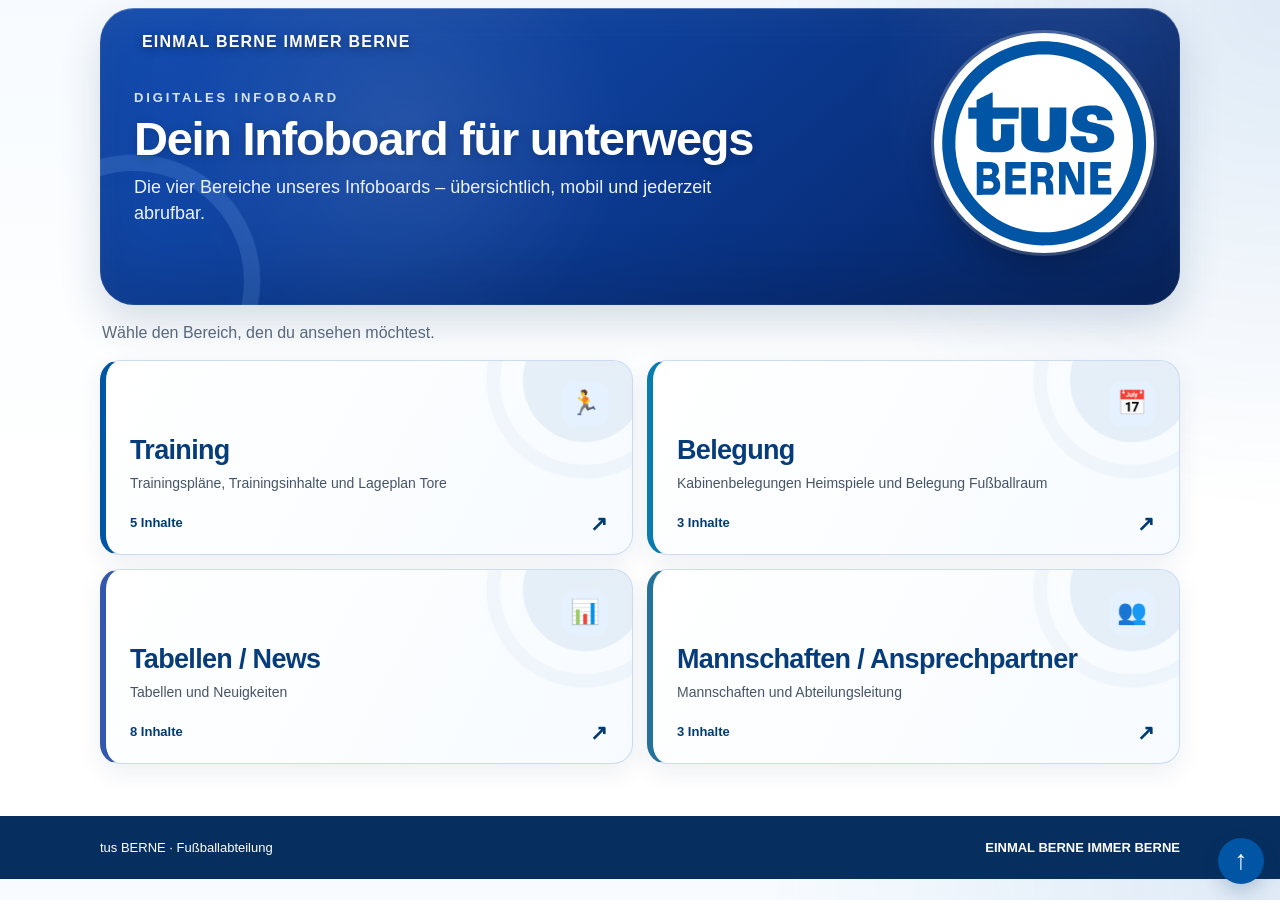
<file: index.html>
<!doctype html>
<html lang="de">
<head>
  <meta charset="utf-8">
  <meta name="viewport" content="width=device-width, initial-scale=1">
  <meta name="theme-color" content="#0055a5">
  <meta name="robots" content="noindex,nofollow">
  <meta name="description" content="Trainingspläne, Kabinen, Spiele und Vereinsinformationen vom digitalen Infoboard der Fußballabteilung tus BERNE.">
  <title>tus BERNE | Digitales Infoboard</title>
  <link rel="stylesheet" href="./assets/styles.css">
  <script src="./assets/app.js" defer></script>
</head>
<body>
  <a class="skip-link" href="#inhalt">Zum Inhalt springen</a>
  <header class="hero" id="top">
    <div class="wrap">
      <div class="hero-shell">
        <div class="hero-topline">EINMAL BERNE IMMER BERNE</div>
        <div class="hero-logo"><img src="./assets/tus-berne-logo.svg" alt="tus BERNE – Vereinslogo" width="220" height="220"></div>
        <div class="hero-inner">
          <p class="eyebrow">DIGITALES INFOBOARD</p>
          <h1>Dein Infoboard für unterwegs</h1>
          <p class="subtitle">Die vier Bereiche unseres Infoboards – übersichtlich, mobil und jederzeit abrufbar.</p>
        </div>
      </div>
    </div>
  </header>

  <main id="inhalt" class="wrap">
    <section class="quick" id="themen" aria-label="Vier Bereiche des Infoboards">
      <p class="tile-prompt">Wähle den Bereich, den du ansehen möchtest.</p>
      <div id="kategorien" class="category-grid" role="group" aria-label="Vier Infoboard-Kacheln"></div>
    </section>

    <section class="library" id="inhalte" aria-labelledby="contents-title" hidden>
      <div class="section-title">
        <h2 id="contents-title">Alle Inhalte</h2>
        <div class="section-actions"><span id="gesamtzahl" class="count" aria-live="polite">0 freigegebene Inhalte</span><button id="filter-zurueck" class="reset-filter" type="button">Alle vier Kacheln anzeigen</button></div>
      </div>
      <div id="meldungen" class="notice" role="status" aria-live="polite">Lade freigegebene Inhalte …</div>
      <div id="dokumente" class="documents"></div>
    </section>

  </main>

  <footer class="footer"><div class="wrap"><span>tus BERNE · Fußballabteilung</span><strong>EINMAL BERNE IMMER BERNE</strong></div></footer>
  <a class="backtop" href="#top" aria-label="Zurück nach oben">↑</a>
</body>
</html>
</file>
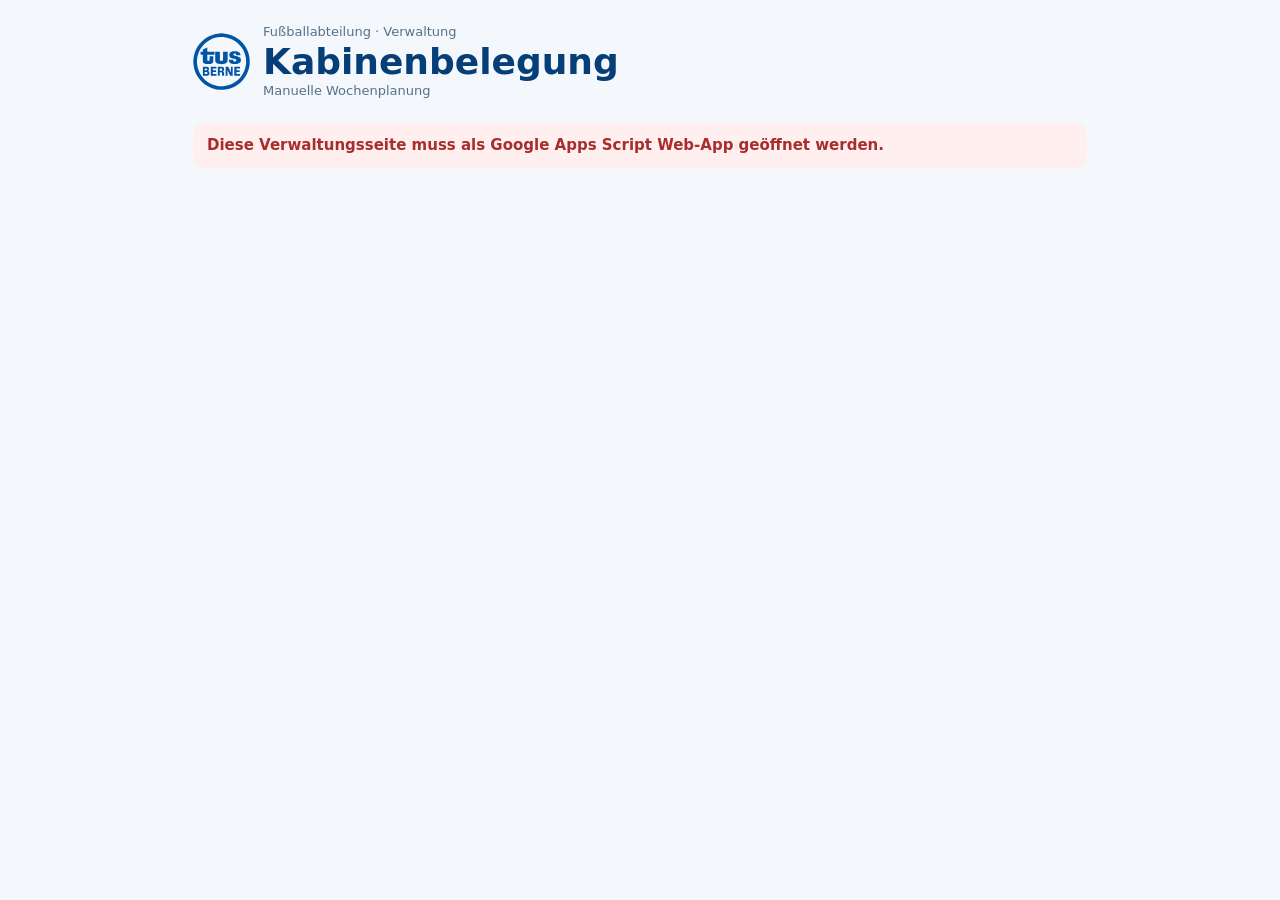
<file: apps_script/Index.html>
<!DOCTYPE html>
<html lang="de">
<head>
  <base target="_top">
  <meta charset="UTF-8">
  <meta name="viewport" content="width=device-width,initial-scale=1,viewport-fit=cover">
  <style>
    :root{--blue:#0055a5;--navy:#063f78;--ink:#142d44;--muted:#55718a;--bg:#f4f8fc;--card:#fff;--line:#cadeef;--soft:#eaf3fb;--warn:#875600;--red:#a82d2d;--green:#126b47}
    *,*::before,*::after{box-sizing:border-box}
    html{scroll-behavior:smooth}body{margin:0;font:15px/1.46 system-ui,-apple-system,"Segoe UI",Roboto,Arial,sans-serif;color:var(--ink);background:var(--bg)}
    .shell{max-width:920px;margin:auto;padding:15px 13px 94px}header{display:flex;gap:13px;align-items:center;margin:8px 0 22px}
    header img{width:57px;height:57px;object-fit:contain;flex:none}h1{font-size:clamp(24px,5vw,36px);line-height:1.1;color:var(--navy);margin:0}
    h2{font-size:19px;color:var(--navy);margin:0 0 5px}p{margin:4px 0 8px}.sub{color:var(--muted);font-size:13px}
    .card{background:#fff;border:1px solid var(--line);border-radius:16px;padding:16px;box-shadow:0 3px 12px #123b6208;margin-bottom:14px}
    .status{padding:12px 14px;border-radius:11px;background:var(--soft);color:var(--navy);font-weight:650}
    .status.warn{background:#fff6e5;color:var(--warn)}.status.bad{background:#fff0ef;color:var(--red)}
    .row{display:flex;align-items:center;justify-content:space-between;gap:12px;flex-wrap:wrap}
    .tag{display:inline-flex;align-items:center;gap:5px;font-weight:720;font-size:12px;padding:5px 9px;border-radius:100px;background:#edf3fa;color:var(--navy)}
    .tag.warn{background:#fff1d4;color:#805100}.tag.ok{background:#e4f6eb;color:#126b47}
    .nav{display:flex;gap:10px;align-items:center;justify-content:space-between}
    .nav-title{text-align:center;flex:1;font-size:18px;font-weight:800;color:var(--navy)}
    .switches{display:grid;grid-template-columns:repeat(3,1fr);gap:8px;margin-top:14px}
    button,.btn{appearance:none;cursor:pointer;border:1px solid #bad0e4;border-radius:10px;font:700 14px/1.2 inherit;padding:11px 12px;color:var(--navy);background:#fff;min-height:44px}
    button:disabled{opacity:.46;cursor:default}.switches button{min-height:60px;font:700 13px/1.3 system-ui}
    button.selected{background:var(--blue);color:#fff;border-color:var(--blue)}
    button.primary{background:var(--blue);color:#fff;border-color:var(--blue)}button.danger{color:var(--red);border-color:#efc4c4}
    button:focus-visible,input:focus-visible,select:focus-visible{outline:3px solid #e5a735;outline-offset:2px}
    input,select{font:inherit;min-width:0;border:1px solid #aac7dd;border-radius:10px;background:#fff;min-height:42px;padding:9px;color:var(--ink);width:100%}
    label{display:block;color:var(--muted);font-size:12px;font-weight:780;margin-bottom:5px}
    .games{display:grid;gap:12px}.day{font-weight:820;color:var(--navy);padding:8px 1px 0;border-bottom:1px solid var(--line)}
    .game-title{display:flex;gap:12px;align-items:flex-start}.time{font-weight:870;font-size:19px;color:var(--navy);min-width:63px}
    .clubs{flex:1;min-width:0;overflow-wrap:anywhere}.clubs strong{color:var(--blue)}.clubs span{display:block}.meta{font-size:12px;color:var(--muted);margin-top:7px}
    .cabins{display:grid;grid-template-columns:repeat(3,minmax(0,1fr));gap:8px;margin-top:13px}
    .cabins label{text-align:center}.static{border:1px solid var(--line);border-radius:10px;background:var(--soft);padding:9px;text-align:center;font-size:18px;font-weight:850;color:var(--navy);min-height:44px}
    .game-form{display:grid;grid-template-columns:1fr 1fr;gap:9px;margin-top:13px}.game-form .wide{grid-column:span 2}
    .sticky{position:fixed;z-index:5;bottom:0;left:0;right:0;background:linear-gradient(transparent,#f4f8fc 13%);padding:15px 12px max(15px,env(safe-area-inset-bottom))}
    .sticky .inner{max-width:894px;display:flex;gap:9px;margin:auto}.sticky button.primary{flex:1}
    .alert{background:#fff8e8;border:1px solid #efce90;border-radius:10px;padding:11px;color:#715000;font-size:13px;margin:10px 0}
    .slogan{text-align:center;color:var(--navy);letter-spacing:.04em;font-weight:850;font-size:12px;margin-top:23px}
    .loading{display:flex;align-items:center;gap:12px}.dot{width:16px;height:16px;border:3px solid #b9d8ee;border-top-color:var(--blue);border-radius:50%;animation:spin 1s linear infinite}@keyframes spin{to{transform:rotate(360deg)}}
    @media(max-width:560px){.shell{padding:12px 11px 94px}header img{width:49px;height:49px}.switches{gap:5px}.switches button{font-size:12px;padding:7px 5px}.card{padding:13px}.game-form{gap:7px}}
  </style>
</head>
<body>
<main class="shell">
  <header>
    <img alt="Vereinslogo tus BERNE" src="https://kuhfi.github.io/tusberne-infoboard/assets/tus-berne-logo.svg">
    <div><div class="sub">Fußballabteilung · Verwaltung</div><h1>Kabinenbelegung</h1><div class="sub">Manuelle Wochenplanung</div></div>
  </header>
  <div id="notice" class="status loading"><span class="dot"></span> Kabinenplan wird geladen …</div>
  <section id="content" hidden>
    <div class="card">
      <div class="row"><h2 id="weekTitle">Aktuelle Woche</h2><span id="publishedStatus" class="tag">Datenstand</span></div>
      <div id="sourceStatus" class="sub"></div>
      <div class="switches" id="modeButtons">
        <button type="button" data-mode="automatic">Automatik</button>
        <button type="button" data-mode="partial">Einzelkorrekturen</button>
        <button type="button" data-mode="locked">Woche sperren</button>
      </div>
      <p class="sub" id="modeHint" style="margin-top:9px"></p>
    </div>
    <div id="staleAlert" class="alert" hidden></div>
    <div class="row" style="margin:13px 2px"><h2>Spiele der Woche</h2><span class="sub" id="gameCount"></span></div>
    <div id="games" class="games"></div>
    <div id="addWrap" style="display:none;margin:15px 0"><button type="button" id="addGame">+ Spiel zur Woche hinzufügen</button></div>
    <div class="slogan">EINMAL BERNE IMMER BERNE</div>
  </section>
</main>
<footer class="sticky" id="actions" hidden><div class="inner"><button type="button" id="reload">Neu laden</button><button type="button" class="primary" id="save">Änderungen speichern</button></div></footer>
<script>
'use strict';
let initial=null, mode='automatic', draftChanges={}, draftLocked=[], busy=false;
const $=id=>document.getElementById(id);
const esc=s=>String(s??'').replace(/[&<>"']/g,x=>({'&':'&amp;','<':'&lt;','>':'&gt;','"':'&quot;',"'":'&#39;'}[x]));
const fmt=date=>/^\d{4}-\d{2}-\d{2}$/.test(date||'')?date.slice(8)+'.'+date.slice(5,7)+'.'+date.slice(0,4):String(date||'');
const fields=['home_cabin','guest_cabin','sr_cabin'];
const labels={home_cabin:'Heim',guest_cabin:'Gast',sr_cabin:'SR'};
const options={home_cabin:['','1','2','3','4'],guest_cabin:['','1','2','3','4'],sr_cabin:['','SR1','SR2']};
function report(message,kind=''){ $('notice').className='status '+kind; $('notice').textContent=message;}
function clone(v){return JSON.parse(JSON.stringify(v));}
const gameFields=['date','time','kind','league','home','away','home_cabin','guest_cabin','sr_cabin','festival'];
function stripGames(games){return (games||[]).map(g=>Object.fromEntries(gameFields.map(f=>[f,f==='festival'?Boolean(g[f]):String(g[f]??'')])));}
function stateFromServer(data){
  initial=data;mode=data.mode;draftChanges=clone(data.changes||{});draftLocked=stripGames(data.lockedGames||[]);
  if(data.mode!=='locked' && !draftLocked.length) draftLocked=stripGames(data.effectiveGames||[]);
  busy=false;
  $('content').hidden=false;$('actions').hidden=!data.editable;
  report('Google-Tabelle: '+(data.revision>0?'Version '+data.revision+' gespeichert':'Noch keine manuellen Änderungen'),'');
  draw();
}
function load(){busy=true;report('Daten werden geladen …');$('reload').disabled=true;$('save').disabled=true;
  if(!window.google?.script?.run){report('Diese Verwaltungsseite muss als Google Apps Script Web-App geöffnet werden.','bad');return;}
  google.script.run.withSuccessHandler(stateFromServer).withFailureHandler(e=>{busy=false;report(e.message||String(e),'bad');$('reload').disabled=false;}).apiLoad();
}
function currentGames(){
  if(mode==='locked')return draftLocked;
  const base=initial.games||[];
  if(mode!=='partial')return base;
  return base.map((g,i)=>Object.assign({},g,draftChanges[initial.gameIds[i]]||{}));
}
function showModes(){
  document.querySelectorAll('[data-mode]').forEach(b=>{b.classList.toggle('selected',b.dataset.mode===mode);b.setAttribute('aria-pressed',String(b.dataset.mode===mode));});
  $('modeHint').textContent=mode==='automatic'?'Die automatische Berechnung gilt. Mit Speichern entfernst du alle Korrekturen dieser Woche.':mode==='partial'?'Nur ausdrücklich geänderte Kabinen bleiben manuell festgesetzt. Andere Felder bleiben automatisch.':'Der komplette Wochenplan wird als feste Version gespeichert. Auch neue Ansetzungen gelangen erst nach Entsperren in den Plan.';
  $('save').textContent=mode==='automatic'?'Automatik wiederherstellen':mode==='partial'?'Einzelkorrekturen speichern':'Woche sperren und speichern';
  $('addWrap').style.display=mode==='locked'?'block':'none';
}
function cabinControl(game,field,i){
  const value=String(game[field]||'');
  if(mode==='automatic')return '<div class="static">'+esc(value||'–')+'</div>';
  return '<select data-pos="'+i+'" data-field="'+field+'" aria-label="'+labels[field]+' Kabine">'+options[field].map(v=>'<option value="'+v+'"'+(v===value?' selected':'')+'>'+esc(v||'–')+'</option>').join('')+'</select>';
}
function textField(label,field,value,i,wide=false){return '<div class="'+(wide?'wide':'')+'"><label>'+label+'</label><input data-pos="'+i+'" data-field="'+field+'" maxlength="160" value="'+esc(value)+'"></div>';}
function gameCard(game,i){
  const isChanged=mode==='locked'||(mode==='partial'&&Boolean(draftChanges[initial.gameIds[i]]));
  let form='';
  if(mode==='locked'){
    form='<div class="game-form">'+textField('Datum (JJJJ-MM-TT)','date',game.date,i)+textField('Anstoßzeit (HH:MM)','time',game.time,i)+textField('Heimteam','home',game.home,i,true)+textField('Gastteam','away',game.away,i,true)+textField('Spielart','kind',game.kind,i)+textField('Staffel','league',game.league,i)+'</div>';
  }
  return '<article class="card" data-card="'+i+'"><div class="game-title"><div class="time">'+esc(game.time)+'</div><div class="clubs"><strong>'+esc(game.home)+'</strong><span>'+esc(game.away)+'</span><div class="meta">'+esc([game.kind,game.league].filter(Boolean).join(' · '))+'</div></div>'+(isChanged?'<span class="tag warn">Manuell</span>':'')+'</div>'+
    form+'<div class="cabins">'+fields.map(f=>'<div><label>'+labels[f]+'</label>'+cabinControl(game,f,i)+'</div>').join('')+'</div>'+
    (mode==='locked'?'<div style="margin-top:10px" class="row"><label style="margin:0"><input type="checkbox" data-pos="'+i+'" data-field="festival"'+(game.festival?' checked':'')+' style="width:auto;min-height:0;margin-right:6px">Turnier</label><button type="button" class="danger" data-remove="'+i+'">Spiel entfernen</button></div>':'')+'</article>';
}
function dayOf(iso){const d=new Date(iso+'T12:00:00Z');return new Intl.DateTimeFormat('de-DE',{weekday:'long',timeZone:'UTC'}).format(d);}
function draw(){if(!initial)return;
  const p=initial.period;$('weekTitle').textContent=p?'KW '+isoWeek_(p.start)+' · '+fmt(p.start)+' – '+fmt(p.end):'Aktuelle Woche: keine Quelldaten';
  $('sourceStatus').textContent='Automatische Daten: '+(initial.sourceGeneratedAt?new Date(initial.sourceGeneratedAt).toLocaleString('de-DE',{timeZone:'Europe/Berlin'}):'kein Zeitstempel');
  const status=initial.published;
  $('publishedStatus').textContent=initial.revision===0?'Automatik aktiv':status?.state==='published'?'Auf Infoboard veröffentlicht':status?.state==='pending'?'Veröffentlichung ausstehend':'Infoboard-Status nicht abrufbar';
  $('publishedStatus').className='tag '+(initial.revision===0||status?.state==='published'?'ok':'warn');
  const old=Date.now()-Date.parse(initial.sourceGeneratedAt||'')>7*86400000 || Number.isNaN(Date.parse(initial.sourceGeneratedAt||''));
  $('staleAlert').hidden=Boolean(initial.editable)&&!old;
  $('staleAlert').textContent=!initial.editable?'Die aktuelle Woche fehlt in den automatischen Quelldaten. Änderungen sind gesperrt.':old?'Die automatischen Spieldaten sind älter als sieben Tage. Bitte vor dem Speichern die tatsächlichen Ansetzungen prüfen.':'';
  showModes();
  const games=currentGames(), sorted=games.map((g,i)=>({g,i})).sort((a,b)=>a.g.date.localeCompare(b.g.date)||a.g.time.localeCompare(b.g.time));
  $('gameCount').textContent=games.length+' Spiele';
  $('games').innerHTML=sorted.length?sorted.map(({g,i},j)=>((j===0||sorted[j-1].g.date!==g.date)?'<div class="day">'+esc(dayOf(g.date))+' · '+fmt(g.date)+'</div>':'')+gameCard(g,i)).join(''):'<div class="card">Keine Spiele für diese Woche eingetragen.</div>';
  $('save').disabled=!initial.editable || busy;$('reload').disabled=busy;
  document.querySelectorAll('[data-mode]').forEach(b=>{b.disabled=busy||!initial.editable;});
}
function isoWeek_(s){const d=new Date(s+'T12:00:00Z');d.setUTCDate(d.getUTCDate()+4-(d.getUTCDay()||7));const first=new Date(Date.UTC(d.getUTCFullYear(),0,1));return Math.ceil(((d-first)/86400000+1)/7);}
$('modeButtons').addEventListener('click',e=>{
  const b=e.target.closest('button[data-mode]');if(!b||busy)return;
  const prev=mode;mode=b.dataset.mode;
  if(mode==='locked'&&prev!=='locked')draftLocked=stripGames(currentGamesFor_(prev));
  draw();
});
function currentGamesFor_(which){return which==='partial'?initial.games.map((g,i)=>Object.assign({},g,draftChanges[initial.gameIds[i]]||{})):which==='locked'?draftLocked:initial.games;}
$('games').addEventListener('change',e=>{
  const el=e.target,field=el.dataset.field, pos=Number(el.dataset.pos);if(!field||!Number.isInteger(pos))return;
  if(mode==='partial'){
    const key=initial.gameIds[pos],original=initial.games[pos]?.[field];if(!key)return;
    if(el.value===original){if(draftChanges[key]){delete draftChanges[key][field];if(!Object.keys(draftChanges[key]).length)delete draftChanges[key];}}
    else{draftChanges[key]=draftChanges[key]||{};draftChanges[key][field]=el.value;}
  } else if(mode==='locked'&&draftLocked[pos]){draftLocked[pos][field]=field==='festival'?el.checked:el.value;}
  draw();
});
// Important: mobile input text is committed only on change/blur, not on each keystroke.
$('games').addEventListener('click',e=>{
  const btn=e.target.closest('[data-remove]');if(!btn||mode!=='locked')return;
  draftLocked.splice(Number(btn.dataset.remove),1);draw();
});
$('addGame').addEventListener('click',()=>{
  if(!initial.period||mode!=='locked')return;
  draftLocked.push({date:initial.period.start,time:'12:00',kind:'Freundschaftsspiel',league:'',home:'tus BERNE',away:'',home_cabin:'',guest_cabin:'',sr_cabin:'',festival:false});
  draw();const all=document.querySelectorAll('[data-card]');all[all.length-1]?.scrollIntoView({behavior:'smooth',block:'center'});
});
$('reload').addEventListener('click',()=>{if(!busy)load();});
$('save').addEventListener('click',()=>{
  if(!initial?.editable || busy)return;
  if(mode==='automatic'&&!confirm('Alle manuellen Korrekturen der aktuellen Woche aufheben und zur Automatik zurückkehren?'))return;
  if(mode==='locked'&&!confirm('Den vollständigen Wochenplan sperren? Neu angesetzte Spiele werden danach nicht automatisch übernommen.'))return;
  busy=true;draw();report('Änderungen werden in Google gespeichert …');
  const payload={week:initial.week,revision:initial.revision,sourceHash:initial.sourceHash,mode:mode,changes:draftChanges,games:draftLocked};
  google.script.run.withSuccessHandler(result=>{
    report('Gespeichert in Google (Version '+result.revision+'). Veröffentlichung auf dem Infoboard kann noch ausstehen.');load();
  }).withFailureHandler(error=>{busy=false;report('Speichern fehlgeschlagen: '+(error.message||String(error)),'bad');draw();}).apiSave(payload);
});
load();
</script>
</body>
</html>
</file>
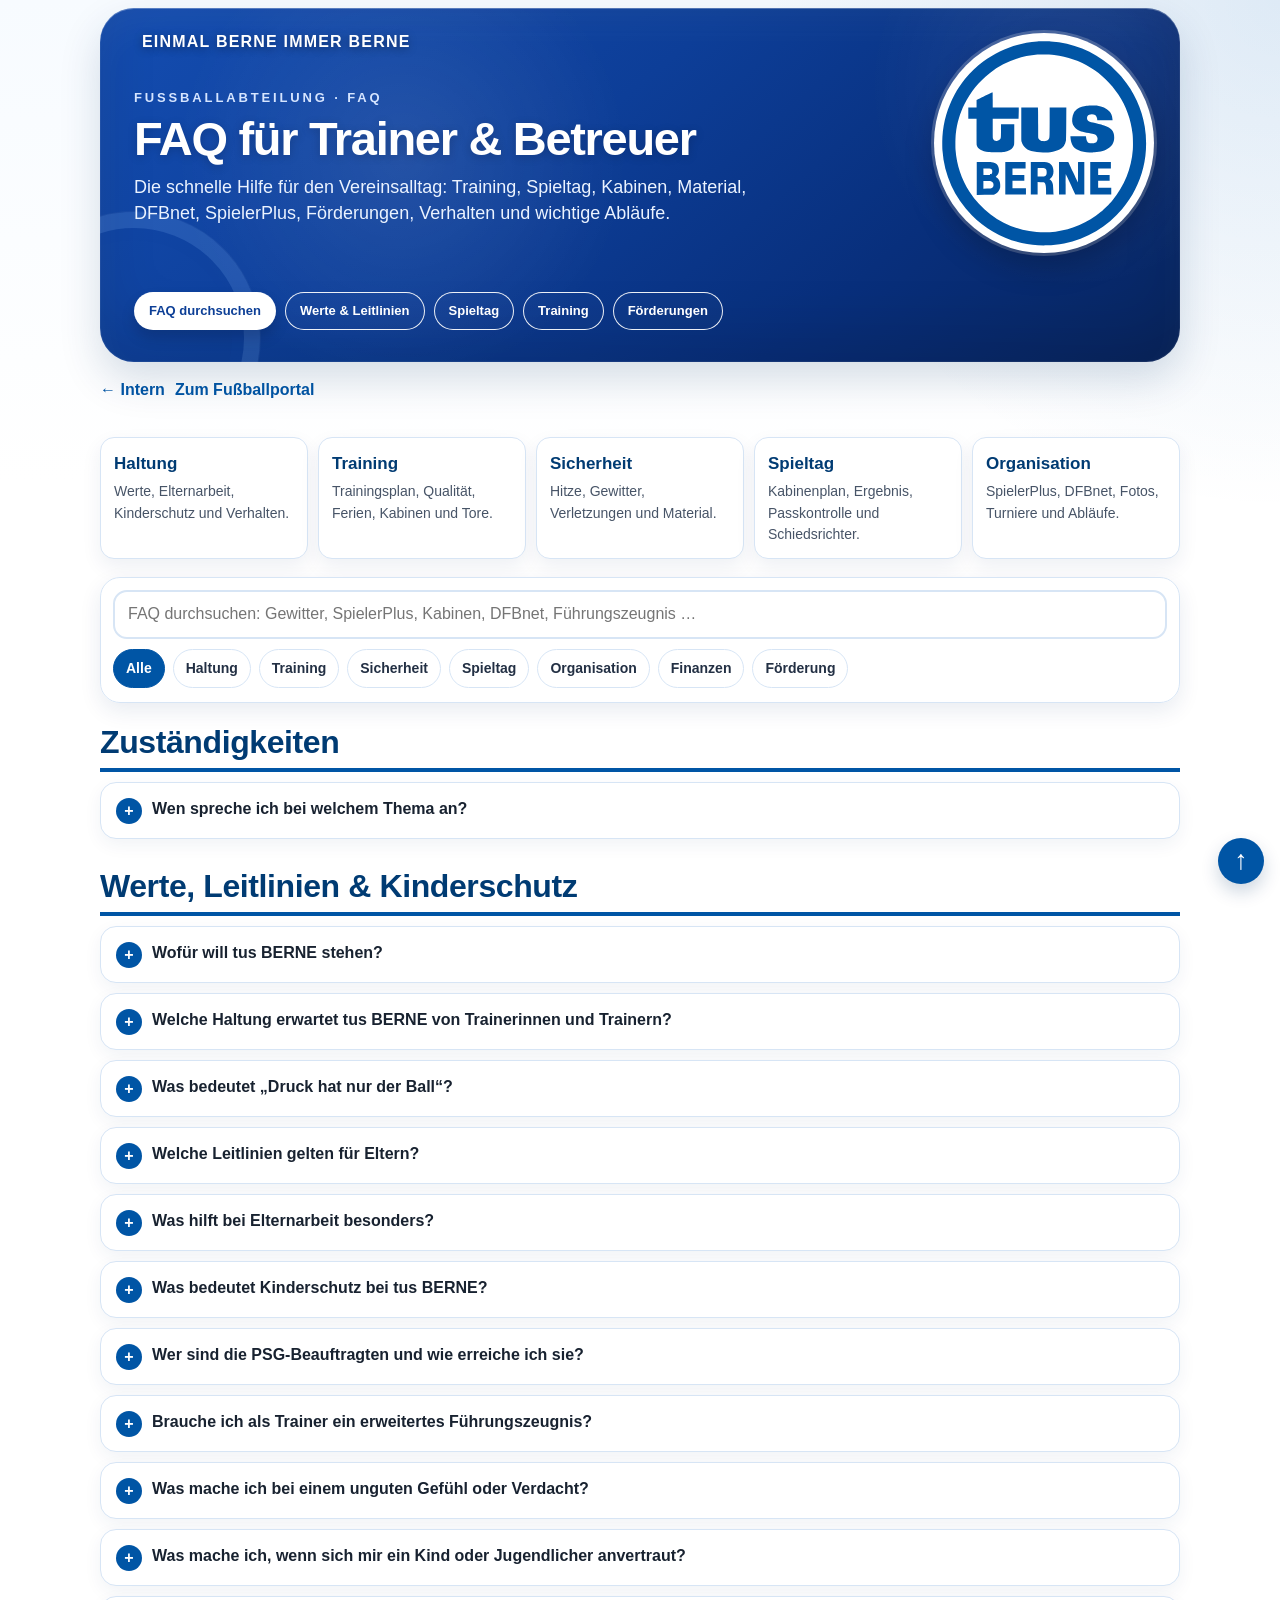
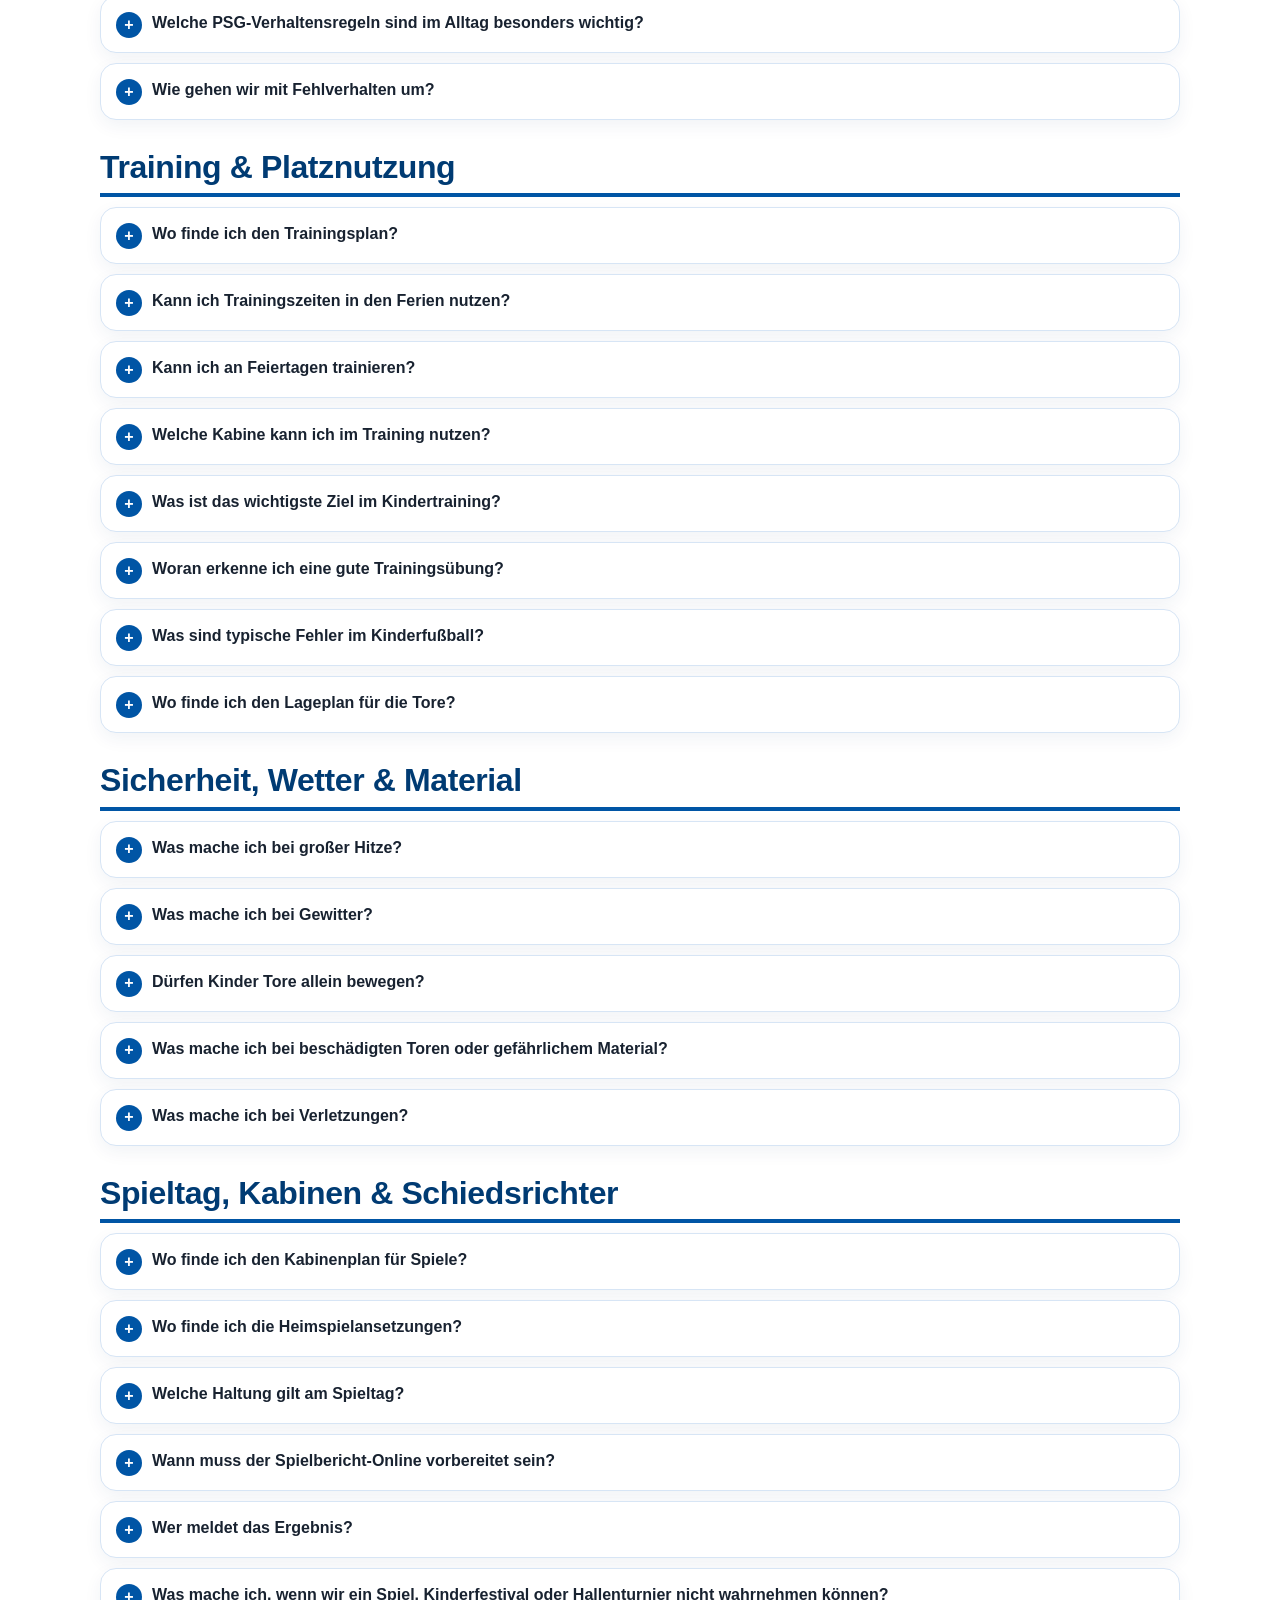
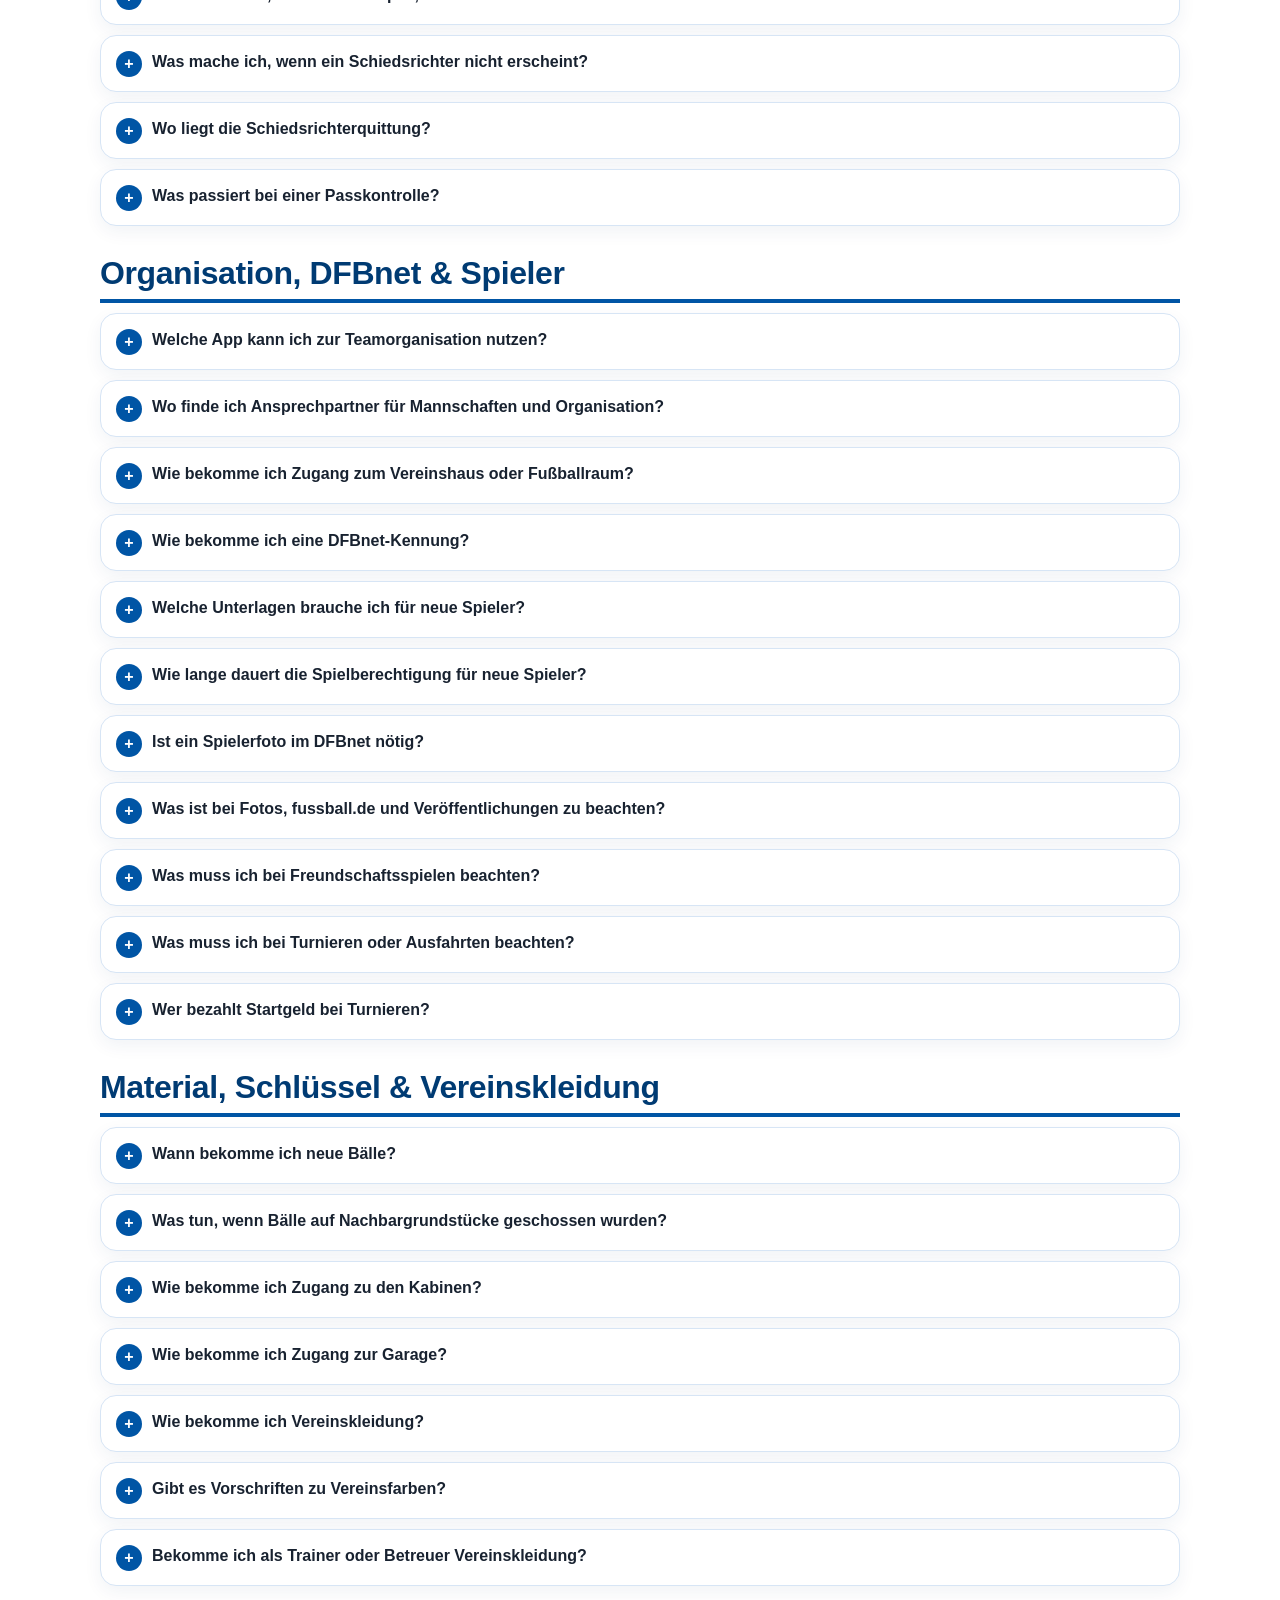
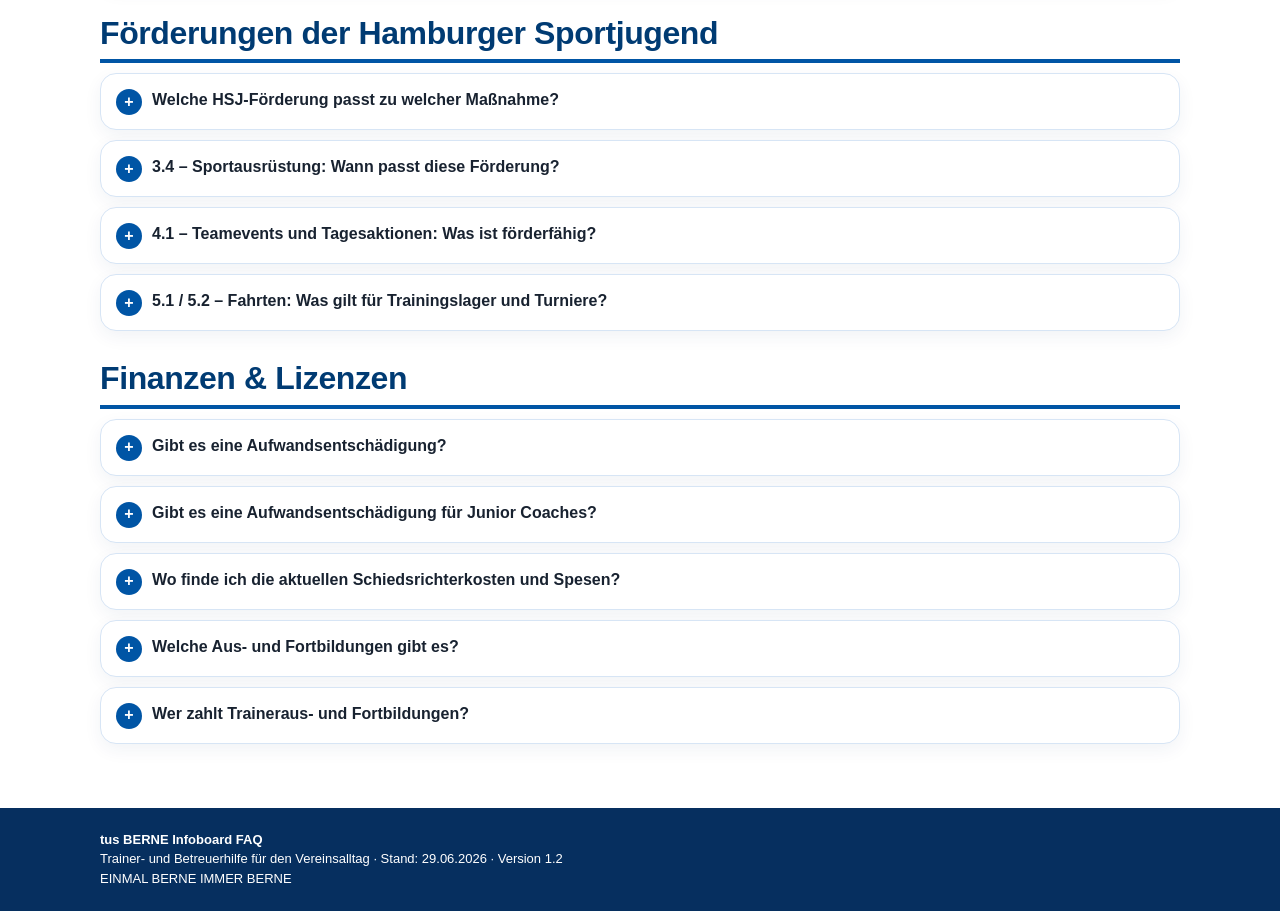
<file: faq/index.html>
<!doctype html>
<html lang="de"><head>
<meta charset="utf-8"><meta name="viewport" content="width=device-width, initial-scale=1">
<meta name="theme-color" content="#0055a5"><meta name="robots" content="noindex,nofollow">
<title>tus BERNE | FAQ für Trainer &amp; Betreuer</title>
<meta name="description" content="FAQ für Trainer und Betreuer im tus BERNE Fußball. Ergänzung zum digitalen Infoboard mit Zuständigkeiten und PSG-Kontakten.">
<link rel="stylesheet" href="../assets/styles.css">
<link rel="icon" type="image/svg+xml" href="../assets/tus-berne-logo.svg">
<style>
    main { padding:18px 0 34px; }
    .intro {
      background:#fff;
      border:1px solid var(--line);
      border-radius:var(--radius);
      box-shadow:var(--shadow);
      padding:16px 18px;
      margin:0 0 16px;
    }
    .intro h2 { margin:0 0 6px; font-size:clamp(22px, 4vw, 30px); color:var(--blue-dark); }
    .intro p { margin:0; color:#344054; }
    .pill-row { display:flex; flex-wrap:wrap; gap:8px; margin-top:12px; }
    .pill {
      background:var(--blue-soft);
      color:#163451;
      border-left:4px solid var(--blue);
      border-radius:999px;
      padding:8px 12px;
      font-size:14px;
      font-weight:800;
    }

    .quick {
      display:grid;
      grid-template-columns:repeat(5, minmax(0,1fr));
      gap:10px;
      margin:0 0 18px;
    }
    .quick-card {
      background:#fff;
      border:1px solid var(--line);
      border-radius:var(--radius-sm);
      padding:13px;
      box-shadow:0 8px 20px rgba(0,48,102,.07);
      min-height:108px;
    }
    .quick-card h3 { margin:0 0 5px; color:var(--blue-dark); font-size:17px; }
    .quick-card p { margin:0; color:#475467; font-size:14px; }

    .controls {
      position:sticky;
      top:0;
      z-index:20;
      background:rgba(255,255,255,.95);
      backdrop-filter:blur(12px);
      border:1px solid var(--line);
      border-radius:var(--radius);
      box-shadow:0 8px 22px rgba(0,48,102,.09);
      padding:12px;
      margin:0 0 18px;
    }
    .search {
      width:100%;
      min-height:48px;
      border:2px solid var(--line);
      border-radius:14px;
      padding:10px 13px;
      font-size:16px;
      outline:none;
      background:#fff;
    }
    .search:focus { border-color:var(--blue); box-shadow:0 0 0 4px rgba(0,85,165,.12); }
    .filter-toggle {
      display:none;
      width:100%;
      align-items:center;
      justify-content:space-between;
      gap:10px;
      border:1px solid var(--line);
      background:#fff;
      color:var(--blue-dark);
      border-radius:14px;
      padding:10px 12px;
      margin-top:9px;
      font-weight:900;
      font-size:15px;
      cursor:pointer;
    }
    .filter-toggle::after {
      content:"⌄";
      width:26px;
      height:26px;
      display:inline-flex;
      align-items:center;
      justify-content:center;
      border-radius:999px;
      background:var(--blue-soft);
      color:var(--blue);
      font-size:18px;
      line-height:1;
      transform:translateY(-1px);
    }
    .controls.filter-open .filter-toggle::after {
      content:"⌃";
    }
    .filter-label {
      color:#667085;
      font-size:13px;
      font-weight:800;
      white-space:nowrap;
    }
    .chips {
      display:flex;
      flex-wrap:wrap;
      gap:8px;
      overflow:visible;
      padding:10px 0 2px;
    }
    .chip {
      flex:0 0 auto;
      border:1px solid var(--line);
      background:#fff;
      color:#233044;
      border-radius:999px;
      padding:8px 12px;
      font-weight:800;
      font-size:14px;
      cursor:pointer;
    }
    .chip.active { background:var(--blue); border-color:var(--blue); color:#fff; }

    .section { margin:22px 0 30px; scroll-margin-top:140px; }
    .section-title { margin-bottom:10px; padding-bottom:8px; border-bottom:4px solid var(--blue); }
    .section h2 { margin:0; color:var(--blue-dark); font-size:clamp(22px, 4.8vw, 32px); line-height:1.1; letter-spacing:-.4px; }

    details {
      background:#fff;
      border:1px solid var(--line);
      border-radius:16px;
      margin:10px 0;
      box-shadow:0 6px 18px rgba(0,48,102,.06);
      overflow:hidden;
    }
    summary {
      list-style:none;
      cursor:pointer;
      padding:14px 15px;
      display:flex;
      gap:10px;
      align-items:flex-start;
      font-weight:900;
      color:#182230;
    }
    summary::-webkit-details-marker { display:none; }
    summary::before {
      content:"+";
      width:26px;
      height:26px;
      flex:0 0 26px;
      display:grid;
      place-items:center;
      border-radius:50%;
      background:var(--blue);
      color:#fff;
      font-weight:900;
      margin-top:1px;
    }
    details[open] summary::before { content:"–"; }
    .answer { padding:0 15px 15px 51px; color:#344054; }
    .answer p { margin:0 0 9px; }
    .answer ul { margin:0 0 8px 18px; padding:0; }
    .answer li { margin-bottom:6px; }
    .meta {
      margin-top:8px;
      padding:9px 11px;
      border-left:4px solid var(--blue);
      background:var(--blue-soft);
      border-radius:10px;
      font-size:14px;
      color:#344054;
    }
    .meta strong { color:var(--blue-dark); }

    .doc-link {
      display:inline-flex;
      align-items:center;
      gap:7px;
      margin:3px 0 8px;
      padding:9px 12px;
      border-radius:999px;
      background:var(--blue);
      color:#fff !important;
      text-decoration:none;
      font-weight:900;
      font-size:14px;
      box-shadow:0 8px 16px rgba(0,91,181,.18);
    }
    .doc-link:hover { filter:brightness(.96); }
    .doc-link::after { content:"↗"; font-weight:900; }
    .link-hint {
      margin:0 0 6px;
      font-size:13px;
      color:#667085;
    }

    .contact-answer { padding-left:15px; }
    .contact-list {
      display:grid;
      gap:8px;
      margin-top:10px;
    }
    .contact-row {
      display:grid;
      grid-template-columns:180px 1fr;
      gap:12px;
      align-items:start;
      background:#f8fbff;
      border:1px solid #d7e4f4;
      border-radius:12px;
      padding:10px 12px;
    }
    .contact-row strong { color:var(--blue-dark); }
    .contact-row span { color:#344054; }
    .tag {
      display:inline-block;
      margin:4px 6px 0 0;
      padding:4px 8px;
      border-radius:999px;
      background:#eef6ff;
      color:#17446e;
      font-size:12px;
      font-weight:800;
    }
    .hidden { display:none !important; }

.faq-return{display:flex;gap:10px;flex-wrap:wrap;margin:16px auto}
.doc-link{max-width:100%;white-space:normal;overflow-wrap:anywhere}
.contact-row{min-width:0;overflow-wrap:anywhere}
.answer{overflow-wrap:anywhere}
.footer .wrap{display:block}
.quick{scroll-margin-top:16px}
@media(max-width:980px){.quick{grid-template-columns:repeat(3,minmax(0,1fr))}}
@media(max-width:720px){.quick{grid-template-columns:repeat(2,minmax(0,1fr))}.contact-row{grid-template-columns:1fr;gap:4px}.answer{padding-left:15px}.section{scroll-margin-top:165px}}
@media(max-width:520px){
 .quick{gap:8px}.quick-card{min-height:0;padding:11px 10px}.quick-card h3{font-size:15px}.quick-card p{font-size:12.5px;line-height:1.35}
 .controls{padding:10px;border-radius:16px}.filter-toggle{display:flex}.chips{display:none;grid-template-columns:1fr 1fr;gap:8px;padding:9px 0 1px}.controls.filter-open .chips{display:grid}
 .chip{width:100%;min-height:42px;padding:9px 10px;text-align:center}.search{min-height:44px;font-size:16px;padding:9px 11px}
 summary{padding:13px 12px;gap:8px}summary::before{width:24px;height:24px;flex-basis:24px}.answer{padding:0 12px 13px}.contact-answer{padding-left:12px}.contact-row{padding:10px}
}
@media print{.controls,.top-actions,.backtop,.faq-return{display:none!important}details{break-inside:avoid}details:not([open]) .answer{display:block}summary::before{display:none}.hidden{display:block!important}}
</style></head><body>
<a class="skip-link" href="#inhalt">Zum Inhalt springen</a>
<header class="hero" id="top"><div class="wrap"><div class="hero-shell">
<div class="hero-topline">EINMAL BERNE IMMER BERNE</div>
<div class="hero-logo"><img src="../assets/tus-berne-logo.svg" alt="tus BERNE – Vereinslogo" width="220" height="220"></div>
<div class="hero-inner"><p class="eyebrow">FUSSBALLABTEILUNG · FAQ</p><h1>FAQ für Trainer &amp; Betreuer</h1><p class="subtitle">Die schnelle Hilfe für den Vereinsalltag: Training, Spieltag, Kabinen, Material, DFBnet, SpielerPlus, Förderungen, Verhalten und wichtige Abläufe.</p></div>
<nav class="top-actions" aria-label="Schnellnavigation">
            <a class="button" href="#faq">FAQ durchsuchen</a>
            <a class="button secondary" href="#haltung">Werte &amp; Leitlinien</a>
            <a class="button secondary" href="#spieltag">Spieltag</a>
            <a class="button secondary" href="#training">Training</a>
            <a class="button secondary" href="#foerderungen">Förderungen</a>
          </nav></div></div></header>
<div class="wrap faq-return"><a href="../intern/">← Intern</a><a href="../portal/">Zum Fußballportal</a></div>
<main class="wrap" id="inhalt">
    <section class="quick" aria-label="Schnellüberblick">
      <article class="quick-card"><h3>Haltung</h3><p>Werte, Elternarbeit, Kinderschutz und Verhalten.</p></article>
      <article class="quick-card"><h3>Training</h3><p>Trainingsplan, Qualität, Ferien, Kabinen und Tore.</p></article>
      <article class="quick-card"><h3>Sicherheit</h3><p>Hitze, Gewitter, Verletzungen und Material.</p></article>
      <article class="quick-card"><h3>Spieltag</h3><p>Kabinenplan, Ergebnis, Passkontrolle und Schiedsrichter.</p></article>
      <article class="quick-card"><h3>Organisation</h3><p>SpielerPlus, DFBnet, Fotos, Turniere und Abläufe.</p></article>
    </section>

    <section id="faq" class="controls" aria-label="FAQ Suche und Filter">
      <input id="search" class="search" type="search" placeholder="FAQ durchsuchen: Gewitter, SpielerPlus, Kabinen, DFBnet, Führungszeugnis …" aria-label="FAQ durchsuchen">
      <button id="filterToggle" class="filter-toggle" type="button" aria-expanded="false" aria-controls="filterChips">
        <span>Filter anzeigen</span>
        <span id="activeFilterLabel" class="filter-label">Alle</span>
      </button>
      <div id="filterChips" class="chips" aria-label="Kategorien">
        <button class="chip active" data-filter="all">Alle</button>
        <button class="chip" data-filter="haltung">Haltung</button>
        <button class="chip" data-filter="training">Training</button>
        <button class="chip" data-filter="sicherheit">Sicherheit</button>
        <button class="chip" data-filter="spieltag">Spieltag</button>
        <button class="chip" data-filter="organisation">Organisation</button>
        <button class="chip" data-filter="finanzen">Finanzen</button>
        <button class="chip" data-filter="foerderung">Förderung</button>
      </div>
    </section>

    <section id="zustaendigkeiten" class="section">
      <div class="section-title"><h2>Zuständigkeiten</h2></div>

      <details data-cat="organisation spieltag training finanzen">
        <summary>Wen spreche ich bei welchem Thema an?</summary>
        <div class="answer contact-answer">
          <div class="contact-list">
            <div class="contact-row"><strong>Simon Küseler</strong><span>Abteilungsleitung, Grundsatzfragen, übergeordnete Entscheidungen</span></div>
            <div class="contact-row"><strong>Dennis Groneberg-Dudkowiak</strong><span>Jugendleitung, übergreifende Themen im Jugendbereich</span></div>
            <div class="contact-row"><strong>Brigitte Steckel</strong><span>Mails, Spielbetrieb, Spielberechtigungen, Spielverlegungen, Nichtantreten, HFV-Abstimmung, DFBnet, Finanzen, Förderungen</span></div>
            <div class="contact-row"><strong>Sebastian Lück</strong><span>Trainingsplan, Advance Football, Nuki (Zugang Fußballraum)</span></div>
            <div class="contact-row"><strong>Matthias Groß</strong><span>Bernies, immer der zukünftige neue Jahrgang, Protokollführung bei Versammlungen</span></div>
            <div class="contact-row"><strong>Steffen Kuhfuß</strong><span>Infoboard, FAQ, digitale Ablage, Betreuung Junior Coaches</span></div>
            <div class="contact-row"><strong>Luc Herrmann</strong><span>Erweiterte Abteilungsleitung, Schiedsrichterobmann</span></div>
          </div>
        </div>
      </details>
    </section>

    <section id="haltung" class="section">
      <div class="section-title"><h2>Werte, Leitlinien & Kinderschutz</h2></div>

      <details data-cat="haltung">
        <summary>Wofür will tus BERNE stehen?</summary>
        <div class="answer"><p>tus BERNE versteht sich als familiärer und attraktiver Breitensportverein. Im Mittelpunkt stehen Jugendarbeit, Gemeinschaft, Spaß am Fußball und die Entwicklung jedes einzelnen Kindes.</p></div>
      </details>

      <details data-cat="haltung">
        <summary>Welche Haltung erwartet tus BERNE von Trainerinnen und Trainern?</summary>
        <div class="answer"><p>Trainerinnen und Trainer handeln wertschätzend, pünktlich, respektvoll und verlässlich. Sie sind Vorbilder auf und neben dem Platz und suchen den Austausch mit Kindern, Eltern und Trainerkollegen.</p><div class="meta"><strong>Leitgedanke:</strong> Druck hat nur der Ball.</div></div>
      </details>

      <details data-cat="haltung">
        <summary>Was bedeutet „Druck hat nur der Ball“?</summary>
        <div class="answer"><p>Kinder sollen Fußball mit Freude und ohne unnötigen Erfolgsdruck erleben. Dazu gehören faire Begleitung, ausreichend Spielzeit, weniger Dauercoaching von außen und ein positives Lernumfeld.</p></div>
      </details>

      <details data-cat="haltung">
        <summary>Welche Leitlinien gelten für Eltern?</summary>
        <div class="answer"><p>Eltern unterstützen die Kinder positiv, respektieren Trainer- und Schiedsrichterentscheidungen und sprechen Probleme direkt und ruhig an. Hilfe bei Fahrten, Turnieren und Veranstaltungen gehört zum Vereinsalltag dazu.</p></div>
      </details>

      <details data-cat="haltung">
        <summary>Was hilft bei Elternarbeit besonders?</summary>
        <div class="answer"><p>Klare Regeln zu Saisonbeginn, transparente Kommunikation und mindestens ein Elternabend pro Saison helfen sehr. Leistungen einzelner Kinder werden nicht mit anderen Eltern besprochen.</p></div>
      </details>

      <details data-cat="haltung sicherheit">
        <summary>Was bedeutet Kinderschutz bei tus BERNE?</summary>
        <div class="answer"><p>Kinderschutz bedeutet: hinschauen, respektvoll handeln, Grenzen achten und Kinder ernst nehmen. Sorgen oder Auffälligkeiten werden vertraulich behandelt und nicht in Elternrunden oder WhatsApp-Gruppen diskutiert.</p></div>
      </details>

      <details data-cat="haltung sicherheit">
        <summary>Wer sind die PSG-Beauftragten und wie erreiche ich sie?</summary>
        <div class="answer"><p><strong>Stephanie Kroll</strong> und <strong>Benjamin Schulz</strong> sind die PSG-Beauftragten. Sie sind Ansprechpersonen für Kinderschutz, Prävention sexualisierte Gewalt und vertrauliche Meldungen bei Verdacht oder Vorfällen.</p><div class="meta"><strong>Kontakt:</strong><br>Stephanie Kroll: 0173 328 43 94<br>Benjamin Schulz: 0177 633 21 36<br>Allgemein: <a href="mailto:krise@tusberne.de">krise@tusberne.de</a></div></div>
      </details>

      <details data-cat="haltung sicherheit organisation">
        <summary>Brauche ich als Trainer ein erweitertes Führungszeugnis?</summary>
        <div class="answer"><p>Ja. Jeder Übungsleiter muss ein erweitertes polizeiliches Führungszeugnis vorlegen und den Ehrenkodex unterschreiben. Das Führungszeugnis muss nach vier Jahren erneut beantragt und vorgelegt werden. Die konkrete Abwicklung läuft über die Geschäftsstelle.</p></div>
      </details>

      <details data-cat="haltung sicherheit">
        <summary>Was mache ich bei einem unguten Gefühl oder Verdacht?</summary>
        <div class="answer"><p>Nicht wegschauen, aber auch nicht hektisch handeln. Beobachtungen sachlich festhalten, keine Gerüchte verbreiten und keine eigene Ermittlung starten. Der nächste Schritt ist die vertrauliche Kontaktaufnahme mit den PSG-Beauftragten Stephanie Kroll oder Benjamin Schulz. Täter oder Täterin werden nicht direkt konfrontiert.</p></div>
      </details>

      <details data-cat="haltung sicherheit">
        <summary>Was mache ich, wenn sich mir ein Kind oder Jugendlicher anvertraut?</summary>
        <div class="answer"><p>Ruhe bewahren, zuhören, Glauben schenken und nichts versprechen, was man später nicht halten kann. Aussagen und Situationen werden sachlich protokolliert. Das weitere Vorgehen wird mit den PSG-Beauftragten abgestimmt. Informationen gehen nicht an die mögliche Täterin oder den möglichen Täter.</p></div>
      </details>

      <details data-cat="haltung sicherheit">
        <summary>Welche PSG-Verhaltensregeln sind im Alltag besonders wichtig?</summary>
        <div class="answer"><p>Kein Gespräch oder Training ohne Kontroll- und Zugangsmöglichkeiten für Dritte. Das 6-Augen-Prinzip ist Standard. Umkleiden werden erst nach Anklopfen und Aufforderung betreten. Es gibt kein gemeinsames Duschen und kein gemeinsames Übernachten in einem Zimmer mit Sportlern. Für sport- und vereinsspezifische Themen werden vorzugsweise Gruppenchats genutzt.</p></div>
      </details>

      <details data-cat="haltung">
        <summary>Wie gehen wir mit Fehlverhalten um?</summary>
        <div class="answer"><p>Regeln sollten klar und verständlich sein. Bei Fehlverhalten helfen Gespräch, Konsequenz und Ruhe. Wenn nötig, werden Eltern, Trainerteam oder Jugendleitung einbezogen.</p></div>
      </details>
    </section>

    <section id="training" class="section">
      <div class="section-title"><h2>Training & Platznutzung</h2></div>

      <details data-cat="training">
        <summary>Wo finde ich den Trainingsplan?</summary>
        <div class="answer"><p>Den Trainingsplan findest du im Infoboard, im Schaukasten am Platz und auf der tus BERNE Fußball-Homepage.</p><p><a class="doc-link" href="../files/trainingsplan.html?platz=berne" target="_blank" rel="noopener noreferrer">🔗 Trainingsplan Berner Allee öffnen</a></p><p><a class="doc-link" href="../files/trainingsplan.html?platz=farmsen" target="_blank" rel="noopener noreferrer">🔗 Trainingsplan 3 für FARBE öffnen</a></p></div>
      </details>

      <details data-cat="training">
        <summary>Kann ich Trainingszeiten in den Ferien nutzen?</summary>
        <div class="answer"><p>Ja, wenn Zeiten frei sind und sauber abgestimmt werden. Freie Zeiten werden oft in der Trainer- und Betreuergruppe geteilt. Bitte immer kurz abstimmen, damit es keine Überschneidungen gibt.</p></div>
      </details>

      <details data-cat="training">
        <summary>Kann ich an Feiertagen trainieren?</summary>
        <div class="answer"><p>Nein. An Feiertagen findet grundsätzlich kein Trainingsbetrieb statt. Es gibt keine Ausnahmen. Auch Freundschaftsspiele finden an Feiertagen nicht statt.</p></div>
      </details>

      <details data-cat="training">
        <summary>Welche Kabine kann ich im Training nutzen?</summary>
        <div class="answer"><p><strong>Block 1, 16:30–18:00 Uhr:</strong> Kabine 1 &amp; 2<br><strong>Block 2, 18:15–19:45 Uhr:</strong> Kabine 3 &amp; 4<br><strong>Block 3, 20:00–21:30 Uhr:</strong> Kabine 1 &amp; 2</p><div class="meta"><strong>Bei Spielen:</strong> Es gilt der Kabinenbelegungsplan.</div></div>
      </details>

      <details data-cat="training">
        <summary>Was ist das wichtigste Ziel im Kindertraining?</summary>
        <div class="answer"><p>Das Training soll so gestaltet sein, dass Kinder gerne wiederkommen. Viel Bewegung, viele Ballaktionen, wenig Wartezeit, ein klarer Start und eine positive Ansprache sind dafür entscheidend.</p></div>
      </details>

      <details data-cat="training">
        <summary>Woran erkenne ich eine gute Trainingsübung?</summary>
        <div class="answer"><p>Eine gute Übung hat kleine Zahlenverhältnisse, viele Wiederholungen, wenig Standzeit und einen klaren Schwerpunkt. Sie ist vorher geplant, möglichst vor Trainingsbeginn aufgebaut und weder dauerhaft zu leicht noch dauerhaft zu schwer.</p></div>
      </details>

      

      <details data-cat="training">
        <summary>Was sind typische Fehler im Kinderfußball?</summary>
        <div class="answer"><p>Zu lange Erklärungen, Rundenlaufen, statisches Dehnen, Waldläufe als Konditionstraining, viele Standzeiten und dauerndes Kommentieren jeder Aktion passen nicht zu kindgerechtem Training.</p></div>
      </details>

      <details data-cat="training">
        <summary>Wo finde ich den Lageplan für die Tore?</summary>
        <div class="answer"><p>Den Lageplan für die Tore findest du im Infoboard und im Schaukasten am Platz. Dort ist sichtbar, wo die verschiedenen Tore nach der Nutzung hingehören.</p><p><a class="doc-link" href="../files/drive/kachel1/lageplan-fur-fuballtore-bauarbeiten-424793ad.jpg" target="_blank" rel="noopener noreferrer">🔗 Aktuellen Lageplan Tore öffnen</a></p></div>
      </details>
    </section>

    <section id="sicherheit" class="section">
      <div class="section-title"><h2>Sicherheit, Wetter & Material</h2></div>

      <details data-cat="sicherheit training">
        <summary>Was mache ich bei großer Hitze?</summary>
        <div class="answer"><p>Belastung reduzieren, zusätzliche Trinkpausen einbauen, Schatten nutzen und die Kinder eng beobachten. Gesundheit geht vor Trainingsplan. Wenn die Bedingungen kritisch sind, lieber anpassen oder abbrechen.</p></div>
      </details>

      <details data-cat="sicherheit training spieltag">
        <summary>Was mache ich bei Gewitter?</summary>
        <div class="answer"><p>Training oder Spiel sofort unterbrechen. Die Kinder verlassen den Platz und suchen Schutz in einem Gebäude. Das Spielfeld ist bei Gewitter kein sicherer Ort.</p></div>
      </details>

      <details data-cat="sicherheit training">
        <summary>Dürfen Kinder Tore allein bewegen?</summary>
        <div class="answer"><p>Minitore dürfen Kinder grundsätzlich alleine bewegen, wenn es die Situation zulässt und der Bereich frei ist. Bei 5-m- oder 7-m-Toren gilt: Diese Tore werden nicht allein von Kindern bewegt. Sie werden kontrolliert und unter Aufsicht versetzt und nach der Nutzung wieder sicher abgestellt.</p></div>
      </details>

      <details data-cat="sicherheit training">
        <summary>Was mache ich bei beschädigten Toren oder gefährlichem Material?</summary>
        <div class="answer"><p>Unsicheres Material wird nicht benutzt. Mängel werden gemeldet und die Übung wird angepasst. Im Zweifel gilt: Sicherheit vor Trainingsinhalt.</p></div>
      </details>

      <details data-cat="sicherheit training spieltag">
        <summary>Was mache ich bei Verletzungen?</summary>
        <div class="answer"><p>Training oder Spiel wird sofort unterbrochen, wenn eine ernsthafte Verletzung vorliegt. Erste Hilfe leisten, Eltern informieren und bei Bedarf den Rettungsdienst rufen. Wichtige Vorfälle sollten intern weitergegeben werden.</p></div>
      </details>
    </section>

    <section id="spieltag" class="section">
      <div class="section-title"><h2>Spieltag, Kabinen & Schiedsrichter</h2></div>

      <details data-cat="spieltag">
        <summary>Wo finde ich den Kabinenplan für Spiele?</summary>
        <div class="answer"><p>Der Kabinenplan steht im Infoboard und im Schaukasten am Platz. Bei Spielen gilt immer der aktuelle Kabinenbelegungsplan.</p><p><a class="doc-link" href="../files/kabinen-belegungsplan.html" target="_blank" rel="noopener noreferrer">🔗 Aktuellen Kabinenplan öffnen</a></p></div>
      </details>

      <details data-cat="spieltag">
        <summary>Wo finde ich die Heimspielansetzungen?</summary>
        <div class="answer"><p>Die Heimspielansetzungen findest du im internen Bereich unter „Heimspielansetzungen“. Sie helfen dabei, freie Termine zu erkennen und Freundschaftsspiele oder Turniere besser zu planen.</p><p><a class="doc-link" href="https://docs.google.com/spreadsheets/d/e/2PACX-1vSir6Ao_-aVOG0w4XalTOZwlze_OUpm1JHNIUP9fvT5TfhZg5aehifoMjQqmTTJ3g/pubhtml?gid=163577858&amp;single=true&amp;widget=true&amp;headers=false" target="_blank" rel="noopener noreferrer">🔗 Heimspielansetzungen öffnen</a></p></div>
      </details>

      <details data-cat="spieltag">
        <summary>Welche Haltung gilt am Spieltag?</summary>
        <div class="answer"><p>Pünktlichkeit, fairer Umgang, ausreichend Spielzeit für alle Kinder, Vereinskleidung und respektvolle Kommunikation gehören zum tus BERNE Verständnis am Spieltag.</p></div>
      </details>

      <details data-cat="spieltag">
        <summary>Wann muss der Spielbericht-Online vorbereitet sein?</summary>
        <div class="answer"><p>Der Spielbericht sollte frühzeitig vorbereitet und spätestens 30 Minuten vor Anstoß freigegeben werden. Kader, Rückennummern, Trainer/Funktionsteam und Freigabe prüfen.</p><p>Im Erklärvideo wird gezeigt, wie der Spielbericht-Online vorbereitet wird.</p><p><a class="doc-link" href="https://www.youtube.com/watch?v=-bSGkKCJ9yQ&amp;t=2s" target="_blank" rel="noopener noreferrer">🔗 Erklärvideo Spielbericht-Online öffnen</a></p></div>
      </details>

      <details data-cat="spieltag">
        <summary>Wer meldet das Ergebnis?</summary>
        <div class="answer"><p>Das Ergebnis wird über DFBnet gemeldet. Intern sollte klar geregelt sein, wer das übernimmt. Für tus BERNE gilt praktisch: direkt nach dem Spiel erledigen, spätestens 30 Minuten nach Spielende.</p><p><a class="doc-link" href="https://www.hfv.de/wp-content/uploads/2026/04/Leitfaden-Ergebnismeldung-3.2.1.pdf" target="_blank" rel="noopener noreferrer">🔗 Leitfaden Ergebnismeldung öffnen</a></p></div>
      </details>

      <details data-cat="spieltag">
        <summary>Was mache ich, wenn wir ein Spiel, Kinderfestival oder Hallenturnier nicht wahrnehmen können?</summary>
        <div class="answer"><p>Bitte frühzeitig Brigitte Steckel informieren. Nichtantreten kann zu Strafen führen. In manchen Fällen kann ein Ersatzteam organisiert oder eine andere Lösung mit dem HFV abgestimmt werden.</p></div>
      </details>

      <details data-cat="spieltag">
        <summary>Was mache ich, wenn ein Schiedsrichter nicht erscheint?</summary>
        <div class="answer"><p>Ruhig bleiben und zuerst klären, ob der angesetzte Schiedsrichter noch kommt. Ein Anruf ist möglich, die Handynummer ist im DFBnet hinterlegt. Dann mit dem Gegner eine faire Lösung suchen. Der Vorgang wird anschließend über das Formular <strong>Nichtantritt Schiedsrichter</strong> dokumentiert. Das Formular liegt im Platzwartraum oder im Infoboard.</p><p><a class="doc-link" href="https://www.hfv.de/wp-content/uploads/2025/05/Nichtantritt-Schiedsrichter-04-23.pdf" target="_blank" rel="noopener noreferrer">🔗 Formular Nichtantritt Schiedsrichter öffnen</a></p></div>
      </details>

      <details data-cat="spieltag finanzen">
        <summary>Wo liegt die Schiedsrichterquittung?</summary>
        <div class="answer"><p>Die Quittung für Schiedsrichter liegt im Platzwartraum. Ausgefüllte Quittungen und Abrechnungen sollten zeitnah an Brigitte Steckel weitergegeben werden.</p></div>
      </details>

      <details data-cat="spieltag">
        <summary>Was passiert bei einer Passkontrolle?</summary>
        <div class="answer"><p>Ruhe bewahren und kooperativ bleiben. Die betroffenen Spieler werden über den digitalen Spielerpass bzw. das Foto geprüft. Wenn kein Foto hinterlegt ist, wird die Identität über ein geeignetes Lichtbilddokument nachgewiesen.</p></div>
      </details>
    </section>

    <section id="organisation" class="section">
      <div class="section-title"><h2>Organisation, DFBnet & Spieler</h2></div>

      <details data-cat="organisation">
        <summary>Welche App kann ich zur Teamorganisation nutzen?</summary>
        <div class="answer"><p>Empfohlen ist SpielerPlus. Für tus BERNE gibt es ein vergünstigtes Abo-Angebot.</p><p><a class="doc-link" href="../intern/#spielerplus">🔗 SpielerPlus-Angebot im internen Bereich öffnen</a></p></div>
      </details>

      <details data-cat="organisation">
        <summary>Wo finde ich Ansprechpartner für Mannschaften und Organisation?</summary>
        <div class="answer"><p>Die wichtigsten Zuständigkeiten stehen im Bereich „Zuständigkeiten“ auf dieser Seite.</p><p>Die Ansprechpartner der einzelnen Mannschaften sind unter folgendem Link verfügbar.</p><p><a class="doc-link" href="../files/mannschaften.html" target="_blank" rel="noopener noreferrer">🔗 Mannschaften &amp; Ansprechpartner öffnen</a></p></div>
      </details>

      <details data-cat="organisation">
        <summary>Wie bekomme ich Zugang zum Vereinshaus oder Fußballraum?</summary>
        <div class="answer"><p>Der Zugang zum Fußballraum läuft über die <strong>Nuki-App</strong>. Bei Fragen zur Freischaltung oder zum Zugang ist <strong>Sebastian Lück</strong> der richtige Ansprechpartner.</p><p>Den Fußballraum bitte vor der Nutzung über den Buchungslink reservieren.</p><p>Wenn zusätzlich Zugang zum Vereinshaus benötigt wird, zum Beispiel weil es nicht geöffnet ist, wird dafür ein <strong>Transponder</strong> benötigt. Den Transponder erhältst du über die Geschäftsstelle. Wichtig: Vor jedem Termin klären, wer das Vereinszentrum bei Bedarf abschließt und die Alarmanlage aktiviert. Diese darf nur mit Transponder und nach persönlicher Einweisung bedient werden.</p><p><a class="doc-link" href="https://apps.apple.com/de/app/nuki-smart-lock/id1044998081" target="_blank" rel="noopener noreferrer">🔗 Nuki-App für Apple öffnen</a></p><p><a class="doc-link" href="https://play.google.com/store/apps/details?id=io.nuki&amp;hl=de&amp;pli=1" target="_blank" rel="noopener noreferrer">🔗 Nuki-App für Android öffnen</a></p><p><a class="doc-link" href="https://script.google.com/macros/s/AKfycbxqi0Pqy_K-JkB2-KDikEWasK3AU9-U-Co0wOe7UQlb3z5X4lxayh7HtOFhATkNGeQ/exec" target="_blank" rel="noopener noreferrer">🔗 Fußballraum buchen</a></p><p><a class="doc-link" href="../files/vereinszentrum-alarmanlage.html" target="_blank" rel="noopener noreferrer">🔗 Kurzanleitung Vereinszentrum &amp; Alarmanlage (Webseite) öffnen</a></p></div>
      </details>

      <details data-cat="organisation">
        <summary>Wie bekomme ich eine DFBnet-Kennung?</summary>
        <div class="answer"><p>Die Kennung wird über das Formular beantragt. Die Vergabe der benötigten Rechte erfolgt ausschließlich durch die Abteilungsleitung.</p><p><a class="doc-link" href="https://www.hfv.de/wp-content/uploads/2025/09/Antrag-DFBnet-Kennung.pdf" target="_blank" rel="noopener noreferrer">🔗 Antrag DFBnet-Kennung öffnen</a></p></div>
      </details>

      <details data-cat="organisation">
        <summary>Welche Unterlagen brauche ich für neue Spieler?</summary>
        <div class="answer"><p>Mindestens Aufnahmeformular, Antrag auf Spielberechtigung und Geburtsurkunde bzw. Identitätsnachweis. Bei Vereinswechseln oder Sonderfällen kann mehr nötig sein. Neue Spieler deshalb frühzeitig melden.</p><p><a class="doc-link" href="https://tusberne-fussball.de/wp-content/uploads/2025/05/Aufnahme-undAenderungsantrag_tusBERNE_2025.pdf" target="_blank" rel="noopener noreferrer">🔗 Aufnahme- und Änderungsantrag öffnen</a></p><p><a class="doc-link" href="https://tusberne-fussball.de/wp-content/uploads/2024/09/Antrag_SpB_zum-Ausfuellen_09-24.pdf" target="_blank" rel="noopener noreferrer">🔗 Antrag auf Spielberechtigung öffnen</a></p></div>
      </details>

      <details data-cat="organisation">
        <summary>Wie lange dauert die Spielberechtigung für neue Spieler?</summary>
        <div class="answer"><p>Bei einem Erstantrag besteht die Spielberechtigung sofort nach Beantragung. Bei Vereinswechseln oder Sonderfällen kann es länger dauern, weil weitere Voraussetzungen oder Freigaben nötig sein können. Neue Spieler deshalb trotzdem frühzeitig melden.</p></div>
      </details>

      <details data-cat="organisation">
        <summary>Ist ein Spielerfoto im DFBnet nötig?</summary>
        <div class="answer"><p>Ja, ein aktuelles Foto ist für die praktische Spielrechtsprüfung sehr wichtig. Ohne Foto kann es bei Passkontrollen unnötig kompliziert werden.</p><p><a class="doc-link" href="https://www.hfv.de/wp-content/uploads/2025/05/Leitfaden-Fotoerstellung.pdf" target="_blank" rel="noopener noreferrer">🔗 Leitfaden Fotoerstellung öffnen</a></p></div>
      </details>

      <details data-cat="organisation">
        <summary>Was ist bei Fotos, fussball.de und Veröffentlichungen zu beachten?</summary>
        <div class="answer"><p>Das DFBnet-Foto zur Spielrechtsprüfung ist nicht dasselbe wie eine öffentliche Veröffentlichung auf fussball.de. Öffentliche Freigaben sollten nur mit sauberer Einwilligung erfolgen.</p></div>
      </details>

      <details data-cat="organisation">
        <summary>Was muss ich bei Freundschaftsspielen beachten?</summary>
        <div class="answer"><p>Freundschaftsspiele sollten frühzeitig intern abgestimmt und korrekt organisiert werden. Pflichtspiele haben Vorrang.</p></div>
      </details>

      <details data-cat="organisation">
        <summary>Was muss ich bei Turnieren oder Ausfahrten beachten?</summary>
        <div class="answer"><p>Ein Turnier oder eine Ausfahrt bedeutet nicht automatisch spielfrei. Wenn ein Pflichtspiel betroffen sein könnte, muss frühzeitig mit Brigitte Steckel gesprochen werden.</p></div>
      </details>

      <details data-cat="organisation finanzen">
        <summary>Wer bezahlt Startgeld bei Turnieren?</summary>
        <div class="answer"><p>Vor der Anmeldung sollte Brigitte Steckel informiert werden. Dann kann die Startgebühr übernommen werden. Eine Quittung ist einzureichen.</p></div>
      </details>
    </section>

    <section id="material" class="section">
      <div class="section-title"><h2>Material, Schlüssel & Vereinskleidung</h2></div>

      <details data-cat="organisation">
        <summary>Wann bekomme ich neue Bälle?</summary>
        <div class="answer"><p>Neue Bälle gibt es zu Beginn der Saison, wenn sich Ballgröße oder Gewicht geändert haben.</p></div>
      </details>

      <details data-cat="organisation sicherheit">
        <summary>Was tun, wenn Bälle auf Nachbargrundstücke geschossen wurden?</summary>
        <div class="answer"><p>Grundstücke der Nachbarn dürfen nicht betreten werden. Die Bälle werden von den Nachbarn zurückgebracht.</p></div>
      </details>

      <details data-cat="organisation">
        <summary>Wie bekomme ich Zugang zu den Kabinen?</summary>
        <div class="answer"><p>Die Schlüssel befinden sich im Platzwartraum.</p></div>
      </details>

      <details data-cat="organisation">
        <summary>Wie bekomme ich Zugang zur Garage?</summary>
        <div class="answer"><p>Der Schlüssel ist im Platzwartraum. Ein eigener Schlüssel ist bei Brigitte Steckel erhältlich.</p></div>
      </details>

      <details data-cat="organisation">
        <summary>Wie bekomme ich Vereinskleidung?</summary>
        <div class="answer"><p>Vereinskleidung gibt es bei Sport Böckmann oder Brosch. Im internen Bereich ist zusätzlich der tus BERNE Flohmarkt verlinkt.</p><p><a class="doc-link" href="../intern/#ausstattung">🔗 Ausstattung und Flohmarkt im internen Bereich öffnen</a></p></div>
      </details>

      <details data-cat="organisation">
        <summary>Gibt es Vorschriften zu Vereinsfarben?</summary>
        <div class="answer"><p>Ja. Die Vereinsfarben sind Blau/Weiß und bei Trikots verpflichtend.</p></div>
      </details>

      <details data-cat="organisation">
        <summary>Bekomme ich als Trainer oder Betreuer Vereinskleidung?</summary>
        <div class="answer"><p>Ja. Trainer und Betreuer erhalten ein Poloshirt und einen Pullover.</p></div>
      </details>
    </section>


    <section id="foerderungen" class="section">
      <div class="section-title"><h2>Förderungen der Hamburger Sportjugend</h2></div>

      <details id="foerderung-ueberblick" data-cat="finanzen organisation foerderung">
        <summary>Welche HSJ-Förderung passt zu welcher Maßnahme?</summary>
        <div class="answer">
          <p>Für Fußballmannschaften sind vor allem diese Förderbereiche relevant:</p>
          <ul>
            <li><strong>3.4:</strong> persönliche Sportausrüstung für Kinder und Jugendliche aus einkommensschwachen Familien.</li>
            <li><strong>4.1:</strong> Teamevents und Tagesaktionen ohne Übernachtung.</li>
            <li><strong>5.1:</strong> Trainingslager, Turniere und Fahrten ab 3 Tagen / 2 Übernachtungen.</li>
            <li><strong>5.2:</strong> Zusatzförderung bei Fahrten für Kinder und Jugendliche aus einkommensschwachen Familien.</li>
          </ul>
          <div class="meta"><strong>Interner Ablauf bei allen Förderungen:</strong> Unterlagen vollständig ausfüllen, zuerst Brigitte Steckel zur Freigabe vorlegen, nach ihrem OK ausdrucken und in den Briefkasten der Geschäftsstelle geben.</div>
        </div>
      </details>

      <details id="foerderung-34" data-cat="finanzen organisation foerderung">
        <summary>3.4 – Sportausrüstung: Wann passt diese Förderung?</summary>
        <div class="answer">
          <p>3.4 passt, wenn ein Kind oder Jugendlicher aus einer förderberechtigten Familie persönliche Sportausrüstung benötigt, zum Beispiel Fußballschuhe, Schienbeinschoner oder Torwarthandschuhe.</p>
          <ul>
            <li><strong>Antrag:</strong> kein vorheriger Antrag nötig.</li>
            <li><strong>Einreichung:</strong> nach dem Kauf mit dem Formular 3.4 und dem Original-Kaufbeleg.</li>
            <li><strong>Zusatz bei BuT/SGB II:</strong> aktuellen Leistungsbescheid beilegen.</li>
            <li><strong>Offizielle Fristen:</strong> Kauf im 1. Quartal bis 30.04., 2. Quartal bis 31.07., 3. Quartal bis 31.10., 4. Quartal bis 10.01. des Folgejahres.</li>
            <li><strong>Auszahlung im laufenden Haushaltsjahr:</strong> bis spätestens 15.12. einreichen.</li>
          </ul>
          <div class="meta"><strong>Interner Ablauf:</strong> Formular und Belege zuerst Brigitte Steckel zur Freigabe vorlegen. Nach ihrem OK ausdrucken und in den Briefkasten der Geschäftsstelle geben.</div>
          <p class="link-hint">Dokument zu 3.4:</p>
          <p>
            <a class="doc-link" href="https://hamburger-sportjugend.de/wp-content/downloads/Foerderungen/3_4-Formular-Sportausruestung-2026.docx" target="_blank" rel="noopener noreferrer">3.4 Formular Sportausrüstung öffnen</a>
          </p>
        </div>
      </details>

      <details id="foerderung-41" data-cat="finanzen organisation foerderung">
        <summary>4.1 – Teamevents und Tagesaktionen: Was ist förderfähig?</summary>
        <div class="answer">
          <p>4.1 passt für sportartübergreifende Aktionen und Teamevents wie Bowling, Heidepark, Kletterpark, Swing-Golf, Bubble Soccer, Escape Room, Schlittschuhlaufen, Jump House, Stadionbesuch oder Indoor Ahrensburg.</p>
          <ul>
            <li><strong>Antrag:</strong> kein vorheriger Antrag nötig.</li>
            <li><strong>Einreichung:</strong> nach der Veranstaltung mit dem Formular 4.1.</li>
            <li><strong>Teilnahme:</strong> mindestens 5 junge Teilnehmende bis zum vollendeten 27. Lebensjahr.</li>
            <li><strong>Förderung:</strong> 80 % der zuwendungsfähigen Kosten, maximal 300 € pro Maßnahme.</li>
            <li><strong>Nicht förderfähig:</strong> Fahrtkosten, Verpflegung, Personalkosten, Honorare und Aufwandsentschädigungen.</li>
            <li><strong>Benötigte Unterlagen:</strong> Formular 4.1, Kostenaufstellung, Rechnungskopien.</li>
            <li><strong>Offizielle Fristen:</strong> Q1 bis 30.04., Q2 bis 31.07., Q3 bis 31.10., Q4 bis 10.01. des Folgejahres.</li>
            <li><strong>Zahlung im laufenden Haushaltsjahr:</strong> bis spätestens 30.11. einreichen.</li>
          </ul>
          <div class="meta"><strong>Wichtig:</strong> Die Gesamteinnahmen sollten knapp unter den Gesamtausgaben liegen. Die Maßnahme soll keinen Überschuss ausweisen.</div>
          <div class="meta"><strong>Interner Ablauf:</strong> Formular, Kostenaufstellung und Belege zuerst Brigitte Steckel zur Freigabe vorlegen. Nach ihrem OK ausdrucken und in den Briefkasten der Geschäftsstelle geben.</div>
          <p class="link-hint">Formular zu 4.1:</p>
          <p>
            <a class="doc-link" href="https://tusberne-fussball.de/wp-content/uploads/2025/05/HSJ_Verwendungsnachweis.docx" target="_blank" rel="noopener noreferrer">4.1 Verwendungsnachweis öffnen</a>
          </p>
        </div>
      </details>

      <details id="foerderung-51-52" data-cat="finanzen organisation foerderung">
        <summary>5.1 / 5.2 – Fahrten: Was gilt für Trainingslager und Turniere?</summary>
        <div class="answer">
          <p>5.1 passt für Trainingslager, Turniere und Fahrten mit mindestens 3 Tagen / 2 Übernachtungen. 5.2 kommt zusätzlich in Frage, wenn Kinder oder Jugendliche aus einkommensschwachen Familien teilnehmen.</p>

          <p><strong>5.1 – allgemeine Fahrtenförderung</strong></p>
          <ul>
            <li><strong>Antrag:</strong> kein vorheriger Antrag nötig.</li>
            <li><strong>Einreichung:</strong> nach der Fahrt.</li>
            <li><strong>Formulare nach der Fahrt:</strong> Verwendungsnachweis 5.1/5.2 Fahrten und Teilnahmeliste abgeben.</li>
            <li><strong>Förderung:</strong> 5 € pro Tag und förderberechtigter Person.</li>
            <li><strong>Offizielle Fristen:</strong> Q1 bis 30.04., Q2 bis 31.07., Q3 bis 31.10., Q4 bis 10.01. des Folgejahres.</li>
            <li><strong>Zahlung im laufenden Haushaltsjahr:</strong> bis spätestens 30.11. einreichen.</li>
          </ul>

          <p><strong>5.2 – Zusatzförderung für einkommensschwache Familien</strong></p>
          <ul>
            <li><strong>Antrag:</strong> vor der Fahrt stellen.</li>
            <li><strong>Frist bei tus BERNE:</strong> spätestens 6 Wochen vor Fahrtbeginn vorbereiten und einreichen.</li>
            <li><strong>Nachweis:</strong> Der Sozial- bzw. SGB-II-/BuT-Bescheid muss zum Zeitpunkt der Veranstaltung gültig sein.</li>
            <li><strong>Nach der Fahrt:</strong> Verwendungsnachweis 5.1/5.2 Fahrten und Teilnahmeliste abgeben.</li>
            <li><strong>Offizielle Verwendungsnachweis-Fristen:</strong> Q1 bis 30.04., Q2 bis 31.07., Q3 einschließlich Sommerferien bis 15.09., Q3 nach Sommerferien bis 31.10., Oktober bis 10.11., November bis 10.12., Dezember umgehend/spätestens 10.01. des Folgejahres.</li>
          </ul>

          <div class="meta"><strong>Wichtig:</strong> Auch bei 5.1/5.2 sollten die Gesamteinnahmen knapp unter den Gesamtausgaben liegen. Die Fahrt soll keinen Überschuss ausweisen.</div>
          <div class="meta"><strong>Interner Ablauf:</strong> Antrag, Verwendungsnachweis, Teilnahmeliste und Belege immer zuerst Brigitte Steckel zur Freigabe vorlegen. Nach ihrem OK ausdrucken und in den Briefkasten der Geschäftsstelle geben.</div>
          <p class="link-hint">Formulare zu 5.1 / 5.2:</p>
          <p>
            <a class="doc-link" href="https://tusberne-fussball.de/wp-content/uploads/2026/05/5.1-Teilnahmeliste_2026.docx" target="_blank" rel="noopener noreferrer">5.1 Teilnahmeliste öffnen</a>
            <a class="doc-link" href="https://tusberne-fussball.de/wp-content/uploads/2026/05/5.1-verwendungsnachweis-fahrten-allgemein-2026.docx" target="_blank" rel="noopener noreferrer">5.1/5.2 Verwendungsnachweis öffnen</a>
            <a class="doc-link" href="https://tusberne-fussball.de/wp-content/uploads/2026/05/5.2-antrag-eink.schwache-fahrtenhp-2026.pdf" target="_blank" rel="noopener noreferrer">5.2 Antrag öffnen</a>
          </p>
        </div>
      </details>
    </section>

    <section id="finanzen" class="section">
      <div class="section-title"><h2>Finanzen & Lizenzen</h2></div>

      <details data-cat="finanzen">
        <summary>Gibt es eine Aufwandsentschädigung?</summary>
        <div class="answer"><p>Ja, für Trainer und Betreuer gemeinsam. Die Höhe ist abhängig von Lizenz und Jahrgang.</p></div>
      </details>

      <details data-cat="finanzen">
        <summary>Gibt es eine Aufwandsentschädigung für Junior Coaches?</summary>
        <div class="answer"><p>Ja. Details dazu gibt es bei Brigitte Steckel.</p></div>
      </details>


      <details data-cat="finanzen spieltag">
        <summary>Wo finde ich die aktuellen Schiedsrichterkosten und Spesen?</summary>
        <div class="answer"><p>Die aktuellen Schiedsrichterkosten und Spesen findest du im öffentlichen Infoboard unter <strong>Tabellen / News → Schiedsrichterkosten</strong>. Zusätzlich liegt die Schiedsrichterspesenliste im Schaukasten oder im Ordner im Platzraum.</p><p><a class="doc-link" href="../files/schiedsrichterkosten-hfv-2026.png" target="_blank" rel="noopener noreferrer">🔗 Schiedsrichterkosten und Spesen öffnen</a></p></div>
      </details>

      <details data-cat="organisation finanzen">
        <summary>Welche Aus- und Fortbildungen gibt es?</summary>
        <div class="answer"><p>Der Wunsch aus der Abteilungsleitung ist, dass jeder Trainer den <strong>DFB-Basis-Coach</strong> absolviert. Im Idealfall hat pro Mannschaft mindestens ein Trainer eine <strong>C-Lizenz</strong>.</p><p>Die Präsenztage der Ausbildung sind in <strong>Hamburg und Schleswig-Holstein bildungsurlaubsberechtigt</strong>.</p><p>Aktuelle Angebote und Termine können hier eingesehen werden:</p><p><a class="doc-link" href="https://www.dfbnet.org/coach/HAFV" target="_blank" rel="noopener noreferrer">🔗 Aus- und Fortbildungen im DFBnet öffnen</a></p></div>
      </details>

      <details data-cat="organisation finanzen">
        <summary>Wer zahlt Traineraus- und Fortbildungen?</summary>
        <div class="answer"><p>Der Verein übernimmt die Kosten für Traineraus- und Fortbildungen, wenn vorab eine Bindung vereinbart wurde. Diese Bindung beträgt nach der Unterstützung konkret <strong>zwei Jahre</strong>.</p><p>Ohne diese Bindung kann eine anteilige Rückzahlung vorgesehen sein.</p><p>Bei der <strong>B-Lizenz</strong> wird aufgrund der höheren Kosten von etwa <strong>1.500 bis 2.000 €</strong> individuell nach einer passenden Unterstützungslösung gesucht. Das gilt erst, wenn der Trainer eine Mannschaft im Bereich <strong>C-Jugend oder älter</strong> trainiert.</p></div>
      </details>
    </section>
  </main><a class="backtop" href="#top" aria-label="Nach oben">↑</a><footer class="footer">
    <div class="wrap">
      <strong>tus BERNE Infoboard FAQ</strong><br>
      Trainer- und Betreuerhilfe für den Vereinsalltag · Stand: 29.06.2026 · Version 1.2<br>
      EINMAL BERNE IMMER BERNE
    </div>
  </footer><script>
    const controls = document.getElementById('faq');
    const search = document.getElementById('search');
    const filterToggle = document.getElementById('filterToggle');
    const activeFilterLabel = document.getElementById('activeFilterLabel');
    const chips = Array.from(document.querySelectorAll('.chip'));
    const items = Array.from(document.querySelectorAll('details'));
    const mobileQuery = window.matchMedia('(max-width: 520px)');
    let activeFilter = 'all';

    function normalize(text) {
      return text.toLowerCase()
        .replaceAll('ß','ss')
        .normalize('NFD')
        .replace(/[\u0300-\u036f]/g, '');
    }

    function applyFilter() {
      const q = normalize(search.value.trim());
      const shownSections = new Set();

      items.forEach(item => {
        const cats = (item.dataset.cat || '').split(/\s+/);
        const text = normalize(item.textContent);
        const matchesFilter = activeFilter === 'all' || cats.includes(activeFilter);
        const matchesSearch = !q || text.includes(q);
        const show = matchesFilter && matchesSearch;

        item.classList.toggle('hidden', !show);
        if (show) {
          const section = item.closest('.section');
          if (section) shownSections.add(section);
        }
      });

      document.querySelectorAll('.section').forEach(section => {
        const hasDetails = section.querySelector('details');
        if (hasDetails) {
          section.classList.toggle('hidden', !shownSections.has(section));
        }
      });
    }

    function closeMobileFilters() {
      if (!mobileQuery.matches) return;
      controls.classList.remove('filter-open');
      filterToggle.setAttribute('aria-expanded', 'false');
      filterToggle.querySelector('span').textContent = 'Filter anzeigen';
    }

    function toggleMobileFilters() {
      const willOpen = !controls.classList.contains('filter-open');
      controls.classList.toggle('filter-open', willOpen);
      filterToggle.setAttribute('aria-expanded', String(willOpen));
      filterToggle.querySelector('span').textContent = willOpen ? 'Filter ausblenden' : 'Filter anzeigen';
    }

    filterToggle.addEventListener('click', toggleMobileFilters);

    chips.forEach(chip => {
      chip.addEventListener('click', () => {
        chips.forEach(c => c.classList.remove('active'));
        chip.classList.add('active');
        activeFilter = chip.dataset.filter;
        activeFilterLabel.textContent = chip.textContent.trim();
        applyFilter();
        closeMobileFilters();
      });
    });

    mobileQuery.addEventListener('change', () => {
      if (!mobileQuery.matches) {
        controls.classList.remove('filter-open');
        filterToggle.setAttribute('aria-expanded', 'false');
        filterToggle.querySelector('span').textContent = 'Filter anzeigen';
      }
    });

    search.addEventListener('input', applyFilter);
    document.querySelectorAll('.top-actions a[href^="#"]').forEach(link => {
      link.addEventListener('click', () => {
        search.value = '';
        activeFilter = 'all';
        chips.forEach(chip => chip.classList.toggle('active', chip.dataset.filter === 'all'));
        activeFilterLabel.textContent = 'Alle';
        applyFilter();
        closeMobileFilters();
      });
    });
  </script></body></html>
</file>
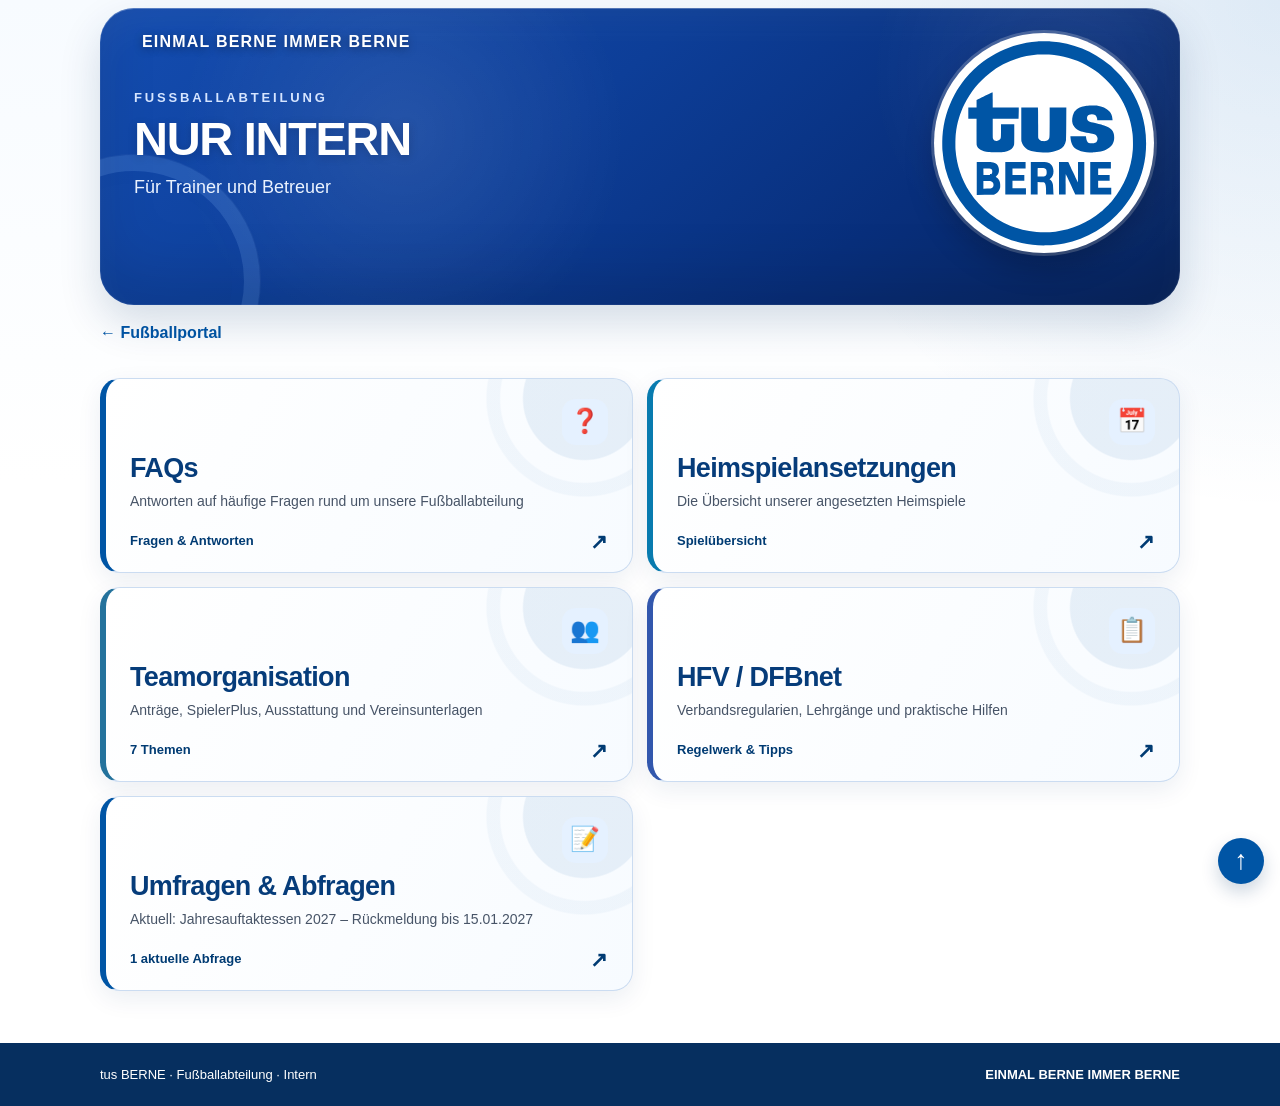
<file: intern/index.html>
<!doctype html>
<html lang="de">
<head>
  <meta charset="utf-8">
  <meta name="viewport" content="width=device-width, initial-scale=1">
  <meta name="theme-color" content="#0055a5">
  <meta name="robots" content="noindex,nofollow">
  <meta name="description" content="Informationen und Unterlagen für die Trainer und Betreuer der Fußballabteilung tus BERNE.">
  <title>tus BERNE | Intern</title>
  <link rel="stylesheet" href="../assets/styles.css">
  <style>
    a.category{font-weight:400;text-decoration:none}
    a.category:hover{text-decoration:none}
    a.category[aria-current="location"]{border-color:var(--tile-accent);background:linear-gradient(115deg,#eaf3ff,#f6faff);box-shadow:inset 0 0 0 1px var(--tile-accent),0 12px 26px rgba(0,48,102,.09)}
    .internal-group{margin:20px 0 12px}
    .internal-group h3{color:var(--blue-dark);font-size:19px;margin:0 0 8px}
    .internal-group p{margin:0 0 12px;color:#344054}
    .internal-note{padding:14px 16px;background:var(--blue-soft);border-radius:14px;margin:12px 0}
    .internal-panel[hidden]{display:none}
    .internal-panel{scroll-margin-top:18px}
    .internal-panel h2:focus{outline-offset:5px}
    @media(max-width:720px){a.category .category-subtitle{padding-right:40px}}
  </style>
</head>
<body>
  <a class="skip-link" href="#inhalt">Zum Inhalt springen</a>
  <header class="hero" id="top"><div class="wrap"><div class="hero-shell">
    <div class="hero-topline">EINMAL BERNE IMMER BERNE</div>
    <div class="hero-logo"><img src="../assets/tus-berne-logo.svg" alt="tus BERNE – Vereinslogo" width="220" height="220"></div>
    <div class="hero-inner">
      <p class="eyebrow">FUSSBALLABTEILUNG</p>
      <h1>NUR INTERN</h1>
      <p class="subtitle">Für Trainer und Betreuer</p>
    </div>
  </div></div></header>
  <nav class="wrap" aria-label="Zur Übersicht" style="margin:16px auto"><a href="../portal/">← Fußballportal</a></nav>
  <main id="inhalt" class="wrap">
    <section class="quick" id="themen" aria-label="Fünf interne Bereiche">
      <div class="category-grid" role="group" aria-label="Fünf interne Kacheln">
        <a class="category" href="../faq/"><span class="category-top"><span class="category-icon" aria-hidden="true">❓</span></span><span class="category-title">FAQs</span><span class="category-subtitle">Antworten auf häufige Fragen rund um unsere Fußballabteilung</span><span class="category-bottom"><span>Fragen &amp; Antworten</span><span class="category-arrow" aria-hidden="true">↗</span></span></a>
        <a class="category category--belegung" href="https://docs.google.com/spreadsheets/d/e/2PACX-1vSir6Ao_-aVOG0w4XalTOZwlze_OUpm1JHNIUP9fvT5TfhZg5aehifoMjQqmTTJ3g/pubhtml?gid=163577858&amp;single=true&amp;widget=true&amp;headers=false" target="_blank" rel="noopener noreferrer"><span class="category-top"><span class="category-icon" aria-hidden="true">📅</span></span><span class="category-title">Heimspielansetzungen</span><span class="category-subtitle">Die Übersicht unserer angesetzten Heimspiele</span><span class="category-bottom"><span>Spielübersicht</span><span class="category-arrow" aria-hidden="true">↗</span></span></a>
        <a class="category category--mannschaften-ansprechpartner" href="#teamorganisation" data-tile="teamorganisation"><span class="category-top"><span class="category-icon" aria-hidden="true">👥</span></span><span class="category-title">Teamorganisation</span><span class="category-subtitle">Anträge, SpielerPlus, Ausstattung und Vereinsunterlagen</span><span class="category-bottom"><span>7 Themen</span><span class="category-arrow" aria-hidden="true">↗</span></span></a>
        <a class="category category--tabellen-news" href="#hfv-dfbnet" data-tile="hfv-dfbnet"><span class="category-top"><span class="category-icon" aria-hidden="true">📋</span></span><span class="category-title">HFV / DFBnet</span><span class="category-subtitle">Verbandsregularien, Lehrgänge und praktische Hilfen</span><span class="category-bottom"><span>Regelwerk &amp; Tipps</span><span class="category-arrow" aria-hidden="true">↗</span></span></a>
        <a class="category" href="#umfragen-abfragen" data-tile="umfragen-abfragen"><span class="category-top"><span class="category-icon" aria-hidden="true">📝</span></span><span class="category-title">Umfragen &amp; Abfragen</span><span class="category-subtitle">Aktuell: Jahresauftaktessen 2027 – Rückmeldung bis 15.01.2027</span><span class="category-bottom"><span>1 aktuelle Abfrage</span><span class="category-arrow" aria-hidden="true">↗</span></span></a>
      </div>
    </section>

    <section class="library internal-panel" id="teamorganisation" aria-labelledby="team-title">
      <div class="section-title"><h2 id="team-title" tabindex="-1">Teamorganisation</h2><a class="reset-filter" href="#themen">Alle fünf Kacheln anzeigen</a></div>
      <div class="internal-group" id="orga"><h3>Orga &amp; Ansprechpartner</h3><div class="documents">
        <a class="document document-direct" href="https://tusberne-fussball.de/downloads/" target="_blank" rel="noopener noreferrer"><span class="doc-direct-arrow" aria-hidden="true">→</span><span class="doc-direct-content"><span class="doc-title">Anträge für den Spielbetrieb</span></span></a>
      </div></div>
      <div class="internal-group" id="spielerplus"><h3>SpielerPlus</h3><p>Angebot bei tus BERNE: <strong>25 € statt 53,99 € im Jahr.</strong></p><div class="documents">
        <a class="document document-direct" href="https://www.spielerplus.de/site/login" target="_blank" rel="noopener noreferrer"><span class="doc-direct-arrow" aria-hidden="true">→</span><span class="doc-direct-content"><span class="doc-title">SpielerPlus – Anmeldung</span></span></a>
        <a class="document document-direct" href="../files/intern/spielerplus-premium-anleitung.pdf" target="_blank" rel="noopener noreferrer"><span class="doc-direct-arrow" aria-hidden="true">→</span><span class="doc-direct-content"><span class="doc-title">Anleitung zum Upgrade auf Premium</span></span></a>
      </div></div>
      <div class="internal-group" id="ausstattung"><h3>Ausstattung</h3><div class="documents">
        <a class="document document-direct" href="https://chat.whatsapp.com/EnukxU3i1LeGIVUavSk3tr" target="_blank" rel="noopener noreferrer"><span class="doc-direct-arrow" aria-hidden="true">→</span><span class="doc-direct-content"><span class="doc-title">tus BERNE Flohmarkt</span><span class="doc-description">Zur WhatsApp-Gruppe.</span></span></a>
      </div></div>
      <div class="internal-group" id="fibel"><h3>tus BERNE Fibel</h3><div class="documents">
        <a class="document document-direct" href="../files/intern/tus-berne-fibel.pdf" target="_blank" rel="noopener noreferrer"><span class="doc-direct-arrow" aria-hidden="true">→</span><span class="doc-direct-content"><span class="doc-title">tus BERNE Fibel öffnen</span><span class="doc-description">Wofür will tus BERNE stehen? Welche Trainer, Spieler und Eltern wollen wir im Verein?</span></span></a>
      </div></div>
      <div class="internal-group" id="logos"><h3>tus BERNE Logo – Sponsoring</h3><div class="documents">
        <a class="document document-direct" href="../files/intern/tus-berne-logo-weiss.svg" target="_blank" rel="noopener noreferrer"><span class="doc-direct-arrow" aria-hidden="true">→</span><span class="doc-direct-content"><span class="doc-title">Logo als SVG – Weiß</span></span></a>
        <a class="document document-direct" href="../assets/tus-berne-logo.svg" target="_blank" rel="noopener noreferrer"><span class="doc-direct-arrow" aria-hidden="true">→</span><span class="doc-direct-content"><span class="doc-title">Logo als SVG – Blau</span></span></a>
      </div><div class="internal-note"><strong>Die Vereinsfarben sind Blau/Weiß – Pflicht bei Trikots!</strong><br>Blau: RAL 5002 (Ultramarinblau)<br>Weiß: RAL 9016 (Verkehrsweiß)</div></div>
      <div class="internal-group" id="anzeigetafel"><h3>Anleitung Anzeigetafel</h3><div class="documents">
        <a class="document document-direct" href="../files/intern/anleitung-anzeigetafel.jpeg" target="_blank" rel="noopener noreferrer"><span class="doc-direct-arrow" aria-hidden="true">→</span><span class="doc-direct-content"><span class="doc-title">Bedienungsanleitung öffnen</span><span class="doc-description">Tastenfunktionen der Fernbedienung.</span></span></a>
      </div></div>
      <div class="internal-group" id="protokoll"><h3>Protokoll Jahreshauptversammlung 2026</h3><div class="documents">
        <a class="document document-direct" href="../files/intern/protokoll-jahreshauptversammlung-2026-06-08.pdf" target="_blank" rel="noopener noreferrer"><span class="doc-direct-arrow" aria-hidden="true">→</span><span class="doc-direct-content"><span class="doc-title">Protokoll vom 08.06.2026 öffnen</span></span></a>
      </div></div>
    </section>

    <section class="library internal-panel" id="hfv-dfbnet" aria-labelledby="hfv-title">
      <div class="section-title"><h2 id="hfv-title" tabindex="-1">HFV / DFBnet</h2><a class="reset-filter" href="#themen">Alle fünf Kacheln anzeigen</a></div>
      <div class="internal-group"><h3>Verbandsregularien</h3><div class="documents">
        <a class="document document-direct" href="https://www.hfv.de/wp-content/uploads/2026/08/26-08-27-RTK-26_27.pdf" target="_blank" rel="noopener noreferrer"><span class="doc-direct-arrow" aria-hidden="true">→</span><span class="doc-direct-content"><span class="doc-title">Rahmenterminkalender 2026/2027</span></span></a>
        <a class="document document-direct" href="https://www.hfv.de/wp-content/uploads/2026/09/Durchfuehrungsbestimmungen-Serie-2026-2027.pdf" target="_blank" rel="noopener noreferrer"><span class="doc-direct-arrow" aria-hidden="true">→</span><span class="doc-direct-content"><span class="doc-title">Durchführungsbestimmungen 2026/2027</span></span></a>
        <a class="document document-direct" href="https://www.hfv.de/wp-content/uploads/2026/09/26-09-15-Auf-und-Abstiegsregelung-2026-2027-Herren-und-Ue-Bereich.pdf" target="_blank" rel="noopener noreferrer"><span class="doc-direct-arrow" aria-hidden="true">→</span><span class="doc-direct-content"><span class="doc-title">Auf- und Abstiegsregelungen 2026/2027 – Herren</span></span></a>
        <a class="document document-direct" href="https://www.hfv.de/wp-content/uploads/2026/11/26-11-04-Auf-und-Abstiegsregelung-Junioren-26_27.pdf" target="_blank" rel="noopener noreferrer"><span class="doc-direct-arrow" aria-hidden="true">→</span><span class="doc-direct-content"><span class="doc-title">Auf- und Abstiegsregelungen 2026/2027 – Junioren</span></span></a>
        <a class="document document-direct" href="https://www.hfv.de/wp-content/uploads/2026/06/Spielordnung_22062026.pdf" target="_blank" rel="noopener noreferrer"><span class="doc-direct-arrow" aria-hidden="true">→</span><span class="doc-direct-content"><span class="doc-title">Spielordnung (SpO)</span></span></a>
        <a class="document document-direct" href="https://www.hfv.de/wp-content/uploads/2025/07/Jugendordnung_VT25-1.pdf" target="_blank" rel="noopener noreferrer"><span class="doc-direct-arrow" aria-hidden="true">→</span><span class="doc-direct-content"><span class="doc-title">Jugendordnung (JO)</span></span></a>
        <a class="document document-direct" href="https://www.hfv.de/wp-content/uploads/2026/02/Finanzordnung_12.02.2026.pdf" target="_blank" rel="noopener noreferrer"><span class="doc-direct-arrow" aria-hidden="true">→</span><span class="doc-direct-content"><span class="doc-title">Finanzordnung (FO)</span></span></a>
        <a class="document document-direct" href="https://www.hfv.de/wp-content/uploads/2026/06/Finanzleistungen-2026-2027.pdf" target="_blank" rel="noopener noreferrer"><span class="doc-direct-arrow" aria-hidden="true">→</span><span class="doc-direct-content"><span class="doc-title">Finanzleistungen 2026/2027</span></span></a>
        <a class="document document-direct" href="https://www.hfv.de/wp-content/uploads/2025/09/Antrag-DFBnet-Kennung.pdf" target="_blank" rel="noopener noreferrer"><span class="doc-direct-arrow" aria-hidden="true">→</span><span class="doc-direct-content"><span class="doc-title">Antrag auf eine DFBnet-Kennung</span></span></a>
      </div></div>
      <div class="internal-group"><h3>Angebote HFV und Tipps</h3><div class="documents">
        <a class="document document-direct" href="https://www.hfv.de/service/engagement-entwicklung/vereinsentwicklung/dein-club-berater/" target="_blank" rel="noopener noreferrer"><span class="doc-direct-arrow" aria-hidden="true">→</span><span class="doc-direct-content"><span class="doc-title">HFV-Angebote &amp; Vereinsberatung</span><span class="doc-description">Aktuelle Informationen direkt beim HFV.</span></span></a>
        <a class="document document-direct" href="https://www.dfbnet.org/coach/HAFV" target="_blank" rel="noopener noreferrer"><span class="doc-direct-arrow" aria-hidden="true">→</span><span class="doc-direct-content"><span class="doc-title">HFV-Lehrgänge</span></span></a>
        <a class="document document-direct" href="https://www.hfv.de/wp-content/uploads/2025/05/Leitfaden-Fotoerstellung.pdf" target="_blank" rel="noopener noreferrer"><span class="doc-direct-arrow" aria-hidden="true">→</span><span class="doc-direct-content"><span class="doc-title">Leitfaden Spielerfotos</span></span></a>
        <a class="document document-direct" href="https://www.youtube.com/watch?v=-bSGkKCJ9yQ&amp;t=2s" target="_blank" rel="noopener noreferrer"><span class="doc-direct-arrow" aria-hidden="true">→</span><span class="doc-direct-content"><span class="doc-title">Freigabe Mannschaftsaufstellungen</span><span class="doc-description">Video-Anleitung.</span></span></a>
      </div></div>
    </section>
    <section class="library internal-panel" id="umfragen-abfragen" aria-labelledby="umfragen-title">
      <div class="section-title"><h2 id="umfragen-title" tabindex="-1">Umfragen &amp; Abfragen</h2><a class="reset-filter" href="#themen">Alle fünf Kacheln anzeigen</a></div>
      <div class="internal-group"><h3>Jahresauftaktessen 2027</h3><p><strong>Rückmeldung bis 15.01.2027</strong></p><div class="documents">
        <a class="document document-direct" href="https://forms.cloud.microsoft/e/ZfVy8PzWCt" target="_blank" rel="noopener noreferrer"><span class="doc-direct-arrow" aria-hidden="true">→</span><span class="doc-direct-content"><span class="doc-title">Abfrage zum Jahresauftaktessen 2027</span></span></a>
      </div></div>
    </section>
  </main>
  <footer class="footer"><div class="wrap"><span>tus BERNE · Fußballabteilung · Intern</span><strong>EINMAL BERNE IMMER BERNE</strong></div></footer>
  <a class="backtop" href="#top" aria-label="Zurück nach oben">↑</a>
  <script>
    "use strict";
    (function () {
      const panels = Array.from(document.querySelectorAll('.internal-panel'));
      const tiles = Array.from(document.querySelectorAll('[data-tile]'));
      function render(focus) {
        const id = location.hash.slice(1);
        const directLinks = { faqs: "../faq/", heimspielansetzungen: "https://docs.google.com/spreadsheets/d/e/2PACX-1vSir6Ao_-aVOG0w4XalTOZwlze_OUpm1JHNIUP9fvT5TfhZg5aehifoMjQqmTTJ3g/pubhtml?gid=163577858&single=true&widget=true&headers=false" };
        if (Object.prototype.hasOwnProperty.call(directLinks, id)) {
          location.replace(directLinks[id]);
          return;
        }
        const destination = document.getElementById(id);
        const selected = destination && destination.closest('.internal-panel');
        panels.forEach(function (panel) { panel.hidden = panel !== selected; });
        tiles.forEach(function (tile) {
          if (selected && tile.dataset.tile === selected.id) tile.setAttribute('aria-current', 'location');
          else tile.removeAttribute('aria-current');
        });
        if (selected && focus) {
          const heading = destination.querySelector('h2, h3');
          if (heading) { heading.setAttribute('tabindex', '-1'); heading.focus({ preventScroll: true }); }
          destination.scrollIntoView({ behavior: matchMedia('(prefers-reduced-motion: reduce)').matches ? 'auto' : 'smooth' });
        }
      }
      window.addEventListener('hashchange', function () { render(true); });
      render(true);
    }());
  </script>
</body>
</html>
</file>
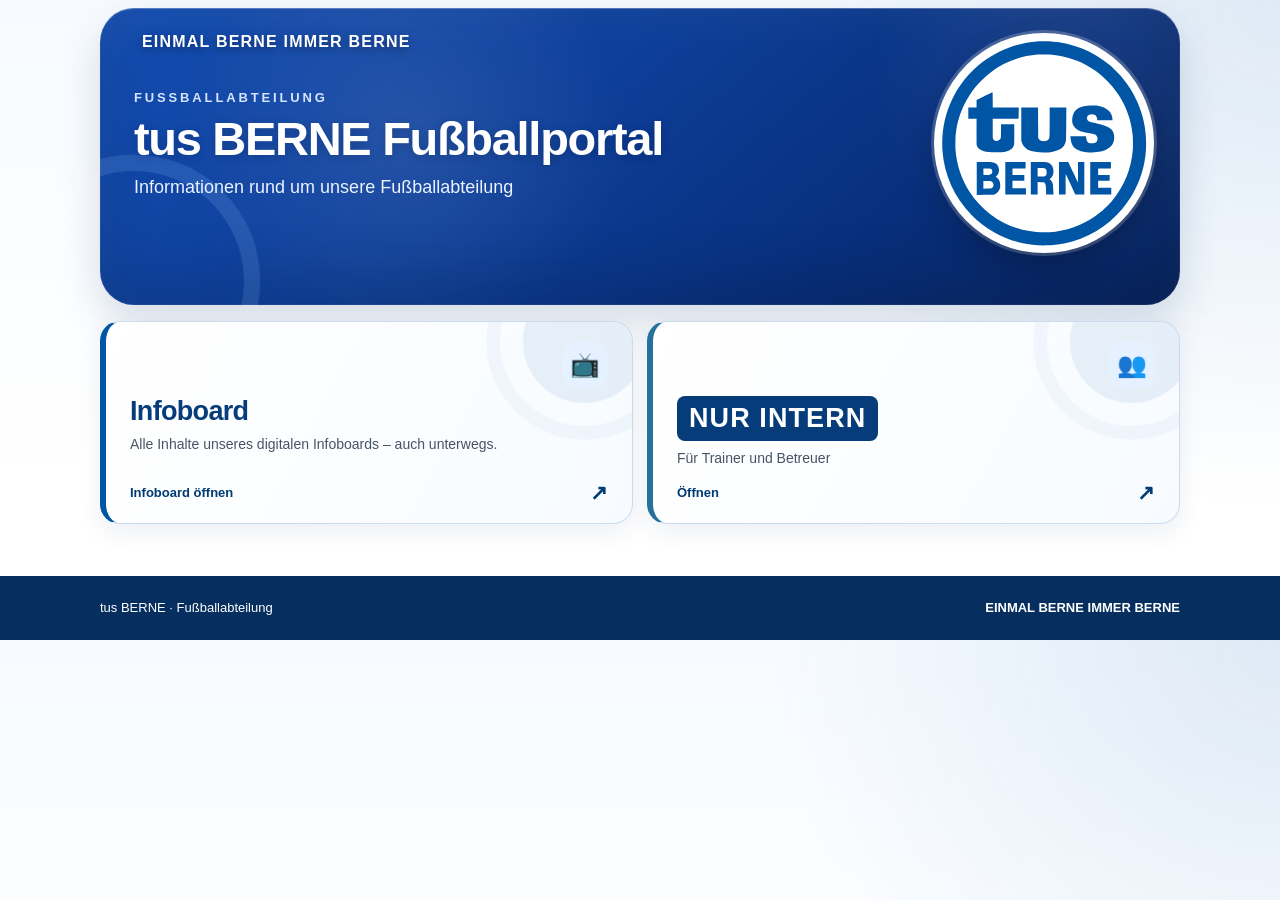
<file: portal/index.html>
<!doctype html>
<html lang="de">
<head>
  <meta charset="utf-8">
  <meta name="viewport" content="width=device-width, initial-scale=1">
  <meta name="theme-color" content="#0055a5">
  <meta name="robots" content="noindex,nofollow">
  <meta name="description" content="Das tus BERNE Fußballportal: Informationen rund um unsere Fußballabteilung. Zum öffentlichen Infoboard und zu den internen Informationen für Trainer und Betreuer.">
  <title>tus BERNE Fußballportal</title>
  <link rel="stylesheet" href="../assets/styles.css">
  <style>
    a.category{font-weight:400;text-decoration:none}
    a.category:hover{text-decoration:none}
    .category--mannschaften-ansprechpartner .category-title{align-self:flex-start;background:#063c7a;color:#fff;padding:7px 12px;border-radius:8px;letter-spacing:.04em}
    @media(max-width:720px){a.category .category-subtitle{padding-right:40px}}
  </style>
</head>
<body>
  <a class="skip-link" href="#inhalt">Zum Inhalt springen</a>
  <header class="hero" id="top"><div class="wrap"><div class="hero-shell">
    <div class="hero-topline">EINMAL BERNE IMMER BERNE</div>
    <div class="hero-logo"><img src="../assets/tus-berne-logo.svg" alt="tus BERNE – Vereinslogo" width="220" height="220"></div>
    <div class="hero-inner">
      <p class="eyebrow">FUSSBALLABTEILUNG</p>
      <h1>tus BERNE Fußballportal</h1>
      <p class="subtitle">Informationen rund um unsere Fußballabteilung</p>
    </div>
  </div></div></header>
  <main id="inhalt" class="wrap">
    <section class="quick" aria-label="Zwei Bereiche des Fußballportals">
      <div class="category-grid">
        <a class="category" href="../">
          <span class="category-top"><span class="category-icon" aria-hidden="true">📺</span></span>
          <span class="category-title">Infoboard</span>
          <span class="category-subtitle">Alle Inhalte unseres digitalen Infoboards – auch unterwegs.</span>
          <span class="category-bottom"><span>Infoboard öffnen</span><span class="category-arrow" aria-hidden="true">↗</span></span>
        </a>
        <a class="category category--mannschaften-ansprechpartner" href="../intern/">
          <span class="category-top"><span class="category-icon" aria-hidden="true">👥</span></span>
          <span class="category-title">NUR INTERN</span>
          <span class="category-subtitle">Für Trainer und Betreuer</span>
          <span class="category-bottom"><span>Öffnen</span><span class="category-arrow" aria-hidden="true">↗</span></span>
        </a>
      </div>
    </section>
  </main>
  <footer class="footer"><div class="wrap"><span>tus BERNE · Fußballabteilung</span><strong>EINMAL BERNE IMMER BERNE</strong></div></footer>
</body>
</html>
</file>
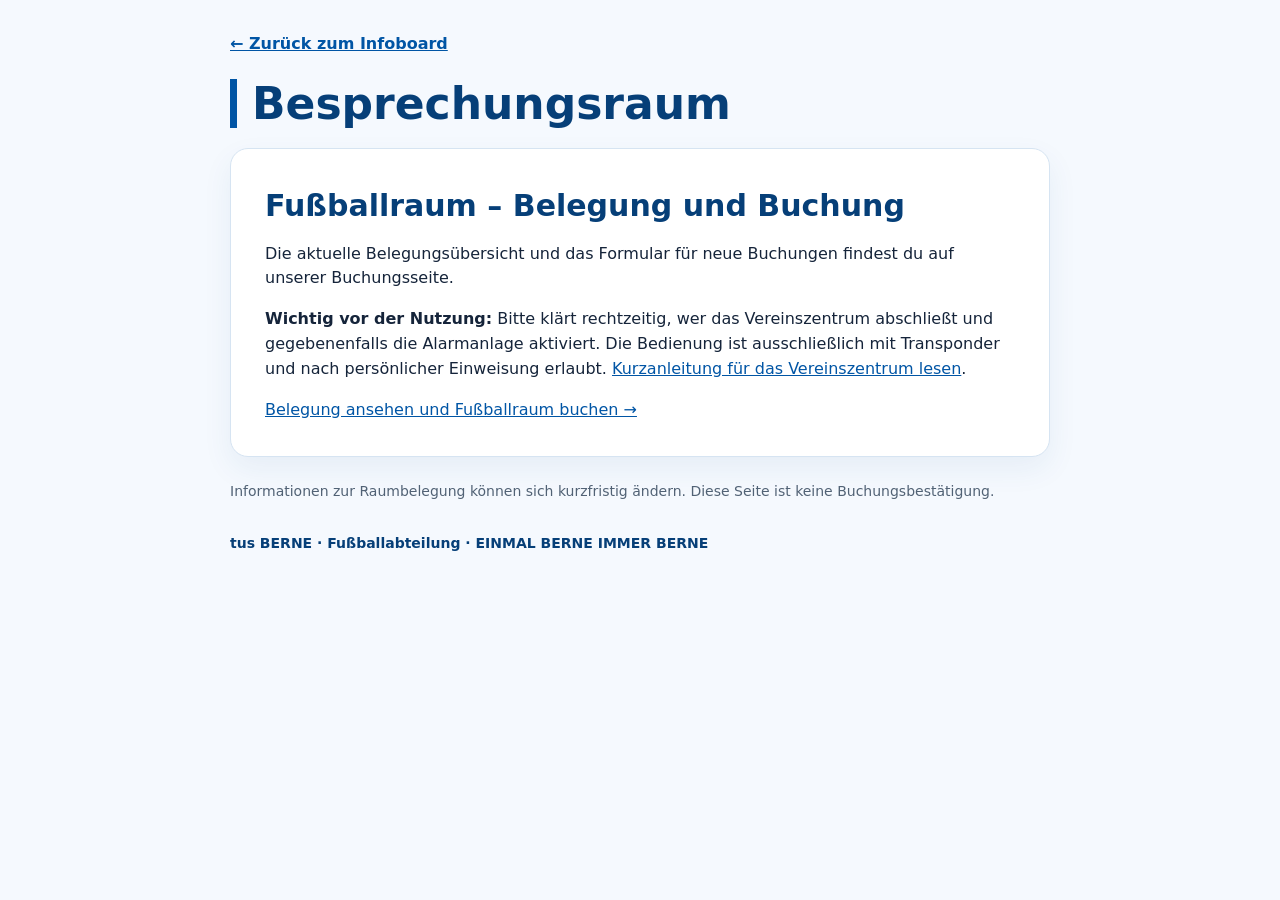
<file: files/besprechungsraum.html>
<!doctype html>
<html lang="de">
<head>
<meta charset="utf-8">
<meta name="viewport" content="width=device-width, initial-scale=1">
<meta name="theme-color" content="#0055a5">
<meta name="robots" content="noindex,nofollow">
<meta name="description" content="Informationen zur Besprechungsraumbelegung der Fußballabteilung tus BERNE">
<title>Besprechungsraum | tus BERNE</title>
<style>
:root{--blue:#0055a5;--dark:#063f78;--line:#d6e4f2;--bg:#f5f9fe;--muted:#516275}
*{box-sizing:border-box}
body{margin:0;background:var(--bg);color:#15243a;font:16px/1.55 system-ui,-apple-system,Segoe UI,Arial,sans-serif}
main{width:min(820px,calc(100% - 32px));margin:0 auto;padding:32px 0 60px}
a{color:var(--blue)}
.back{display:inline-block;margin-bottom:22px;font-weight:600}
h1{color:var(--dark);font-size:clamp(28px,6vw,44px);line-height:1.12;margin:0 0 20px;border-left:7px solid var(--blue);padding-left:15px}
.panel{background:#fff;border:1px solid var(--line);border-radius:18px;padding:clamp(20px,4vw,34px);box-shadow:0 12px 30px #174f8a12}
.status{font-size:clamp(21px,5vw,30px);font-weight:750;color:var(--dark);margin:0 0 12px}
p{margin:0 0 16px}p:last-child{margin-bottom:0}
.note{margin-top:24px;color:var(--muted);font-size:14px}
footer{margin-top:30px;color:var(--dark);font-size:14px;font-weight:700}
</style>
</head>
<body>
<main>
<a class="back" href="../index.html">← Zurück zum Infoboard</a>
<h1>Besprechungsraum</h1>
<section class="panel" aria-labelledby="status">
<h2 class="status" id="status">Fußballraum – Belegung und Buchung</h2>
<p>Die aktuelle Belegungsübersicht und das Formular für neue Buchungen findest du auf unserer Buchungsseite.</p>
<p><strong>Wichtig vor der Nutzung:</strong> Bitte klärt rechtzeitig, wer das Vereinszentrum abschließt und gegebenenfalls die Alarmanlage aktiviert. Die Bedienung ist ausschließlich mit Transponder und nach persönlicher Einweisung erlaubt. <a href="vereinszentrum-alarmanlage.html">Kurzanleitung für das Vereinszentrum lesen</a>.</p>
<p><a href="https://script.google.com/macros/s/AKfycbxqi0Pqy_K-JkB2-KDikEWasK3AU9-U-Co0wOe7UQlb3z5X4lxayh7HtOFhATkNGeQ/exec" target="_blank" rel="noopener noreferrer">Belegung ansehen und Fußballraum buchen →</a></p>
</section>
<p class="note">Informationen zur Raumbelegung können sich kurzfristig ändern. Diese Seite ist keine Buchungsbestätigung.</p>
<footer>tus BERNE · Fußballabteilung · EINMAL BERNE IMMER BERNE</footer>
</main>
</body>
</html>
</file>
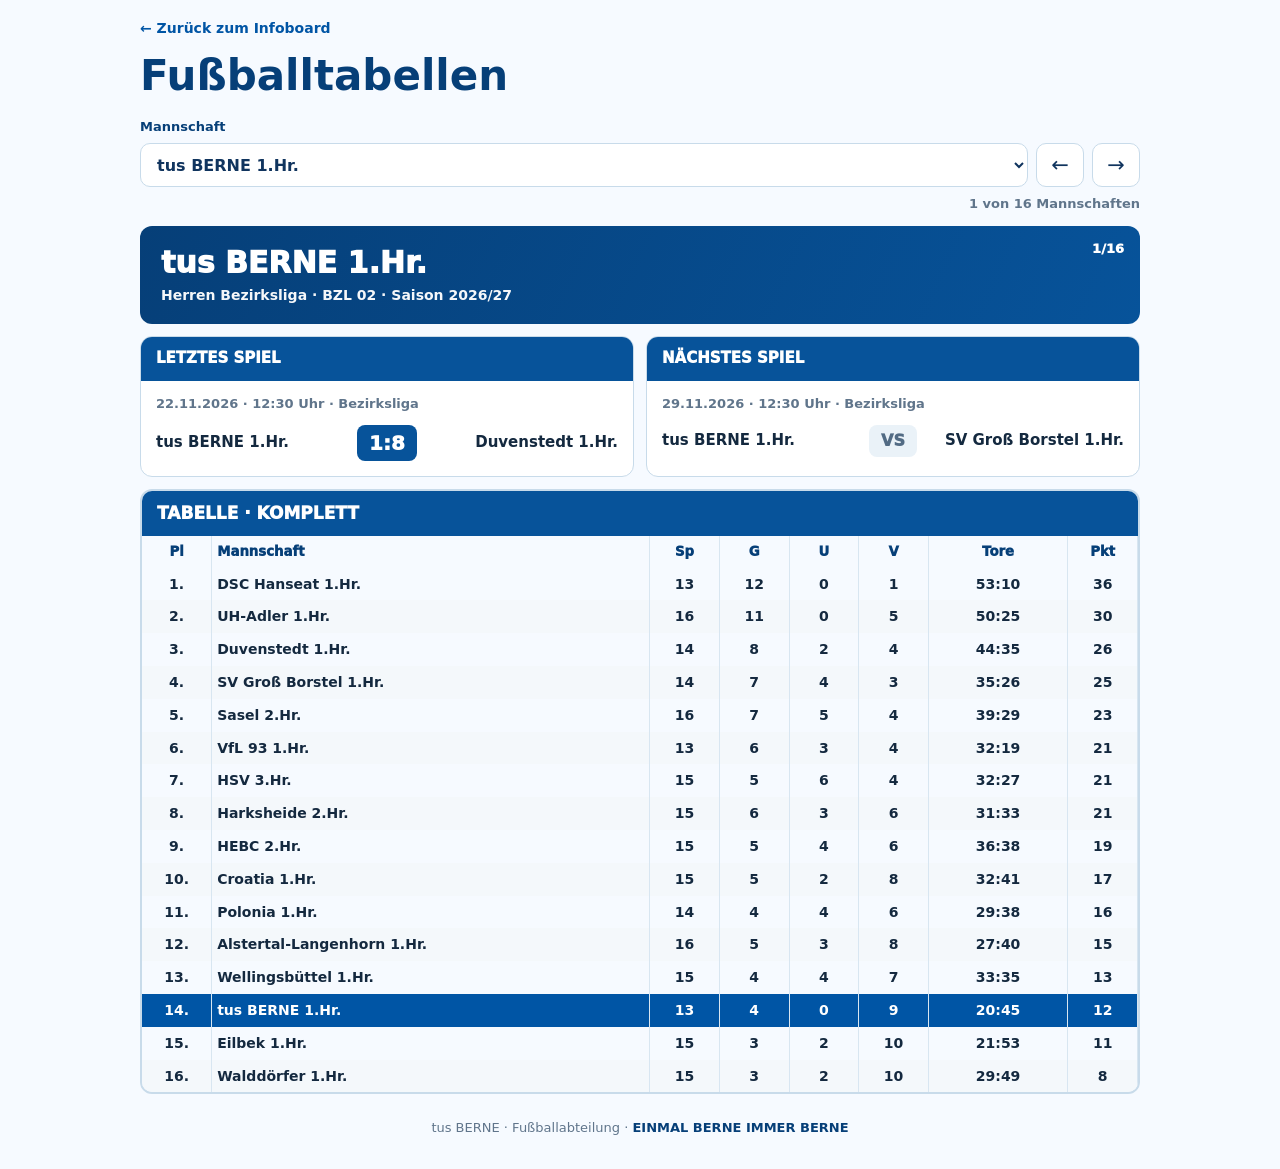
<file: files/fussball-tabellen.html>
<!doctype html><html lang="de"><head><meta charset="utf-8"><meta name="viewport" content="width=device-width,initial-scale=1"><title>Fußballtabellen | tus BERNE</title>
<style>
:root{--blue:#07539a;--blue2:#063f78;--ink:#102f55;--muted:#60758b;--line:#c8dbea;--soft:#edf5fb;--hi:#0a6bc0}*{box-sizing:border-box}html,body{margin:0;width:100%;height:100%;overflow:hidden;background:#fff;font-family:Arial,Helvetica,sans-serif;color:var(--ink)}body{padding:16px}#app{height:100%;display:grid;grid-template-rows:120px 190px 190px minmax(0,1fr);gap:14px}.hero{background:linear-gradient(115deg,var(--blue2),var(--blue));color:white;border-radius:10px;padding:16px 22px;display:grid;grid-template-columns:minmax(0,1fr) auto;grid-template-rows:auto auto;gap:7px 18px;align-items:center}.hero h1{font-size:36px;line-height:1;margin:0;font-weight:950;white-space:nowrap;overflow:hidden;text-overflow:ellipsis}.league{grid-column:1/2;font-size:19px;font-weight:800;white-space:nowrap;overflow:hidden;text-overflow:ellipsis;opacity:.96}.count{grid-row:1/3;grid-column:2;font-size:22px;font-weight:950}.game{border:2px solid var(--line);border-radius:10px;overflow:hidden;display:grid;grid-template-rows:44px minmax(0,1fr)}.label{display:flex;align-items:center;padding:0 18px;background:var(--blue);color:white;font-size:21px;font-weight:950}.gamebody{padding:12px 18px 14px;display:grid;grid-template-rows:auto minmax(0,1fr);gap:10px}.date{font-size:19px;color:var(--muted);font-weight:850;white-space:nowrap;overflow:hidden;text-overflow:ellipsis}.match{display:grid;grid-template-columns:minmax(0,1fr) 132px minmax(0,1fr);align-items:center;gap:12px}.team{font-size:29px;font-weight:900;line-height:1.08;overflow-wrap:anywhere}.team.right{text-align:right}.score,.vs{display:inline-flex;align-items:center;justify-content:center;text-align:center;border-radius:8px;font-weight:950;padding:8px 14px;font-variant-numeric:tabular-nums;line-height:1}.score{min-width:118px;font-size:36px;color:white;background:var(--blue)}.vs{min-width:78px;font-size:26px;color:#526b84;background:#eaf2f8}.tablecard{border:2px solid var(--line);border-radius:10px;overflow:hidden;display:grid;grid-template-rows:46px minmax(0,1fr)}.tabletitle{background:var(--blue);color:white;display:flex;align-items:center;padding:0 18px;font-size:21px;font-weight:950}.wrap{min-height:0;overflow:hidden}.table{width:100%;height:100%;border-collapse:collapse;table-layout:fixed;font-variant-numeric:tabular-nums}.table th,.table td{border-right:1px solid #d8e6f1;padding:0 6px;text-align:center;white-space:nowrap;overflow:hidden;text-overflow:ellipsis}.table th{font-size:.95em;font-weight:950;color:var(--blue2)}.table th:nth-child(2),.table td:nth-child(2){text-align:left}.table th:nth-child(1),.table td:nth-child(1){width:7%}.table th:nth-child(2),.table td:nth-child(2){width:44%}.table th:nth-child(n+3),.table td:nth-child(n+3){width:7%}.table th:nth-child(7),.table td:nth-child(7){width:14%}.table thead{height:6%}.table tbody tr:nth-child(even){background:#f4f8fb}.table tbody tr.berne{background:var(--hi);color:white;font-weight:950}.table tbody td{font-weight:760}.error{height:100%;display:flex;align-items:center;justify-content:center;text-align:center;font-size:26px;font-weight:900;color:#8a4e00;padding:30px}

/* BERNE_SPIELSTATUS_V1 */
.gamebody.status-active{grid-template-rows:auto minmax(0,1fr) auto}
.game-status{
  display:flex;align-items:center;justify-content:center;
  min-height:30px;padding:4px 10px;border-radius:7px;
  font-size:18px;font-weight:950;letter-spacing:.25px;
  text-align:center;color:#8a4e00;background:#fff3cd;border:1px solid #f0d98a
}


/* Responsive öffentliche Version auf Basis der originalen Pi-Anzeige */
html,body{height:auto;min-height:100%;overflow:visible;background:#f6faff}
body{padding:16px;font:16px/1.45 system-ui,-apple-system,"Segoe UI",Arial,sans-serif;color:#14293f}
a{color:#0055a5}
.web-top,.web-nav,.web-count,#app,.footer{max-width:1000px;margin-left:auto;margin-right:auto}
.web-top{margin-bottom:18px}
.back{display:inline-block;margin-bottom:14px;font-size:14px;font-weight:800;text-decoration:none}
.web-top h1{color:#063f78;font-size:clamp(28px,6vw,42px);margin:0;line-height:1.14}
#dataStatus{font-size:14px;font-weight:800;color:#8b5100;margin-top:9px}
.web-nav label{display:block;color:#063f78;font-size:13px;font-weight:800;margin:0 0 6px}
.web-controls{display:grid;grid-template-columns:minmax(0,1fr) 48px 48px;gap:8px}
.web-controls select,.web-controls button{background:#fff;border:1px solid #c8dbea;border-radius:10px;min-height:44px;color:#10345e;font:inherit}
.web-controls select{padding:9px 12px;font-weight:750}
.web-controls button{font-size:21px;cursor:pointer}
.web-controls button:disabled{opacity:.4;cursor:not-allowed}
.web-count{text-align:right;font-size:13px;color:#60758b;margin:8px auto 12px;font-weight:800}
:focus-visible{outline:3px solid #d18a19;outline-offset:3px}
#app{height:auto;min-height:200px;display:grid;grid-template-columns:repeat(2,minmax(0,1fr));grid-template-rows:auto auto auto;gap:12px}
.hero{grid-column:1/-1;display:block;min-height:96px;position:relative;border-radius:12px;padding:19px 21px}
.hero h1{font-size:clamp(22px,5vw,30px);line-height:1.2;white-space:normal;overflow:visible;margin-bottom:5px}
.league{grid-column:auto;white-space:normal;font-size:14px;line-height:1.35;overflow:visible}
.count{position:absolute;right:16px;top:14px;font-size:13px}
.game{display:block;border:1px solid #c8dbea;border-radius:12px;min-width:0;background:#fff}
.label{min-height:44px;font-size:15px;padding:11px 15px}
.gamebody,.gamebody.status-active{display:block;padding:15px}
.date{font-size:13px;line-height:1.3;white-space:normal;margin-bottom:12px}
.match{display:grid;grid-template-columns:minmax(0,1fr) auto minmax(0,1fr);gap:8px;align-items:center}
.team{font-size:15px;line-height:1.25;overflow-wrap:anywhere}
.score{min-width:0;font-size:20px;padding:8px 12px}
.vs{min-width:0;font-size:16px;padding:8px 12px}
.game-status{margin-top:12px}
.tablecard{grid-column:1/-1;display:block;border-radius:12px;min-height:0}
.tabletitle{min-height:45px;display:flex;align-items:center;font-size:17px;padding:10px 15px}
.tablecard::before{content:"Tabelle bei Bedarf seitlich verschieben →";display:none;color:#60758b;font-size:12px;padding:8px 13px}
.wrap{min-height:0;width:100%;overflow-x:auto}
.table{width:100%;min-width:640px;height:auto;font-size:14px!important}
.table th,.table td{padding:8px 5px;line-height:1.2;height:auto}
.table th:nth-child(2),.table td:nth-child(2){white-space:normal;overflow-wrap:anywhere}
.table tbody tr.berne{background:#0055a5}
.error{height:auto;min-height:160px;padding:25px}
.footer{color:#60758b;text-align:center;font-size:13px;padding:25px 0 15px}
.footer strong{color:#063f78}
@media(max-width:670px){
 #app{display:flex;flex-direction:column;gap:12px}
 .hero{min-height:0}
 .team{font-size:14px}
 .tablecard::before{display:block}
 .table{font-size:13px!important}
}
</style><meta name="robots" content="noindex,nofollow"></head><body><header class="web-top"><a class="back" href="../index.html">← Zurück zum Infoboard</a><h1>Fußballtabellen</h1><div id="dataStatus" role="status" hidden></div></header>
<nav class="web-nav" aria-label="Mannschaften auswählen"><label for="teamPick">Mannschaft</label><div class="web-controls"><select id="teamPick" disabled><option>Wird geladen …</option></select><button type="button" id="previous" aria-label="Vorherige Mannschaft">←</button><button type="button" id="following" aria-label="Nächste Mannschaft">→</button></div></nav>
<div id="count" class="web-count" aria-live="polite"></div><div id="app"><div class="error">Lade Fußballdaten …</div></div><script>
const app=document.getElementById('app');let data=null,index=0,timer=null,last='';
const esc=s=>String(s??'').replace(/[&<>"']/g,c=>({'&':'&amp;','<':'&lt;','>':'&gt;','"':'&quot;',"'":'&#39;'}[c]));
const short=s=>String(s??'').replace(/-Jun\./g,'').replace(/\s*\((?:J|A)\d\)\s*/g,'').replace(/\s+/g,' ').trim();
const dt=g=>g?`${esc(g.date||'')}${g.time?` · ${esc(g.time)} Uhr`:''}${g.competition?` · ${esc(g.competition)}`:''}`:'Keine Daten';
function game(g,last,label){if(!g)return `<section class="game"><div class="label">${label}</div><div class="gamebody"><div class="date">Keine Daten</div><div class="match"><div class="team">–</div><div class="vs">–</div><div class="team right">–</div></div></div></section>`;const status=String(g.status||'').trim();const scored=last&&g.home_score!=null&&g.away_score!=null;const middle=scored?`<div class="score">${esc(g.home_score)}:${esc(g.away_score)}</div>`:(status?'<div class="vs">–</div>':'<div class="vs">VS</div>');return `<section class="game"><div class="label">${label}</div><div class="gamebody${status?' status-active':''}"><div class="date">${dt(g)}</div><div class="match"><div class="team">${esc(short(g.home))}</div>${middle}<div class="team right">${esc(short(g.away))}</div></div>${status?`<div class="game-status">${esc(status)}</div>`:''}</div></section>`}
function render(){if(!data?.teams?.length){app.innerHTML='<div class="error">Keine Fußballdaten vorhanden.</div>';return}const t=data.teams[index%data.teams.length],rows=t.table||[];const fs=rows.length<=10?22:rows.length<=12?20:rows.length<=14?18:17;app.innerHTML=`<div class="hero"><h1>${esc(t.display_name)}</h1><div class="league">${esc(t.league_line)}</div><div class="count">${index+1}/${data.teams.length}</div></div>${game(t.last_game,true,'LETZTES SPIEL')}${game(t.next_game,false,'NÄCHSTES SPIEL')}<section class="tablecard"><div class="tabletitle">TABELLE · KOMPLETT</div><div class="wrap"><table class="table" style="font-size:${fs}px"><thead><tr><th>Pl</th><th>Mannschaft</th><th>Sp</th><th>G</th><th>U</th><th>V</th><th>Tore</th><th>Pkt</th></tr></thead><tbody>${rows.map(r=>`<tr class="${String(r.team).toLowerCase().includes('berne')?'berne':''}"><td>${esc(r.place)}.</td><td>${esc(short(r.team))}</td><td>${esc(r.games)}</td><td>${esc(r.won)}</td><td>${esc(r.draw)}</td><td>${esc(r.lost)}</td><td>${esc(r.goals)}</td><td>${esc(r.points)}</td></tr>`).join('')}</tbody></table></div></section>`}

const picker=document.getElementById('teamPick'),statusElement=document.getElementById('dataStatus');
function redraw(){if(!data||!data.teams?.length)return;render();picker.value=String(index);document.getElementById('count').textContent=(index+1)+' von '+data.teams.length+' Mannschaften'}
function choose(n){if(!data?.teams?.length)return;index=(n+data.teams.length)%data.teams.length;redraw()}
document.getElementById('previous').addEventListener('click',()=>choose(index-1));
document.getElementById('following').addEventListener('click',()=>choose(index+1));
picker.addEventListener('change',()=>choose(Number(picker.value)));
function dateString(value){if(typeof value!=='string'&&typeof value!=='number')return '';
 const d=typeof value==='number'?new Date(value*1000):new Date(value);
 return Number.isNaN(d.getTime())?'':new Intl.DateTimeFormat('de-DE',{dateStyle:'medium',timeStyle:'short',timeZone:'Europe/Berlin'}).format(d);}
async function readData(path){const r=await fetch(path,{cache:'no-store'});if(!r.ok)throw Error('HTTP '+r.status);
 const d=await r.json();if(!d||!Array.isArray(d.teams)||!d.teams.length)throw Error('Mannschaften fehlen');return d;}
async function refresh(){
 let next,origin;
 try{next=await readData('../data/fussball_live_data.json');origin='export'}
 catch(_){try{next=await readData('../data/fussball-tabellen-snapshot.json');origin='snapshot'}
 catch(_){statusElement.hidden=false;statusElement.textContent='Tabellendaten nicht verfügbar';if(!data)app.innerHTML='<div class="error">Tabellen derzeit nicht verfügbar.</div>';return}}
 const selection=data?.teams?.[index]?.display_name;data=next;
 index=Math.max(0,data.teams.findIndex(t=>t.display_name===selection));
 picker.replaceChildren();data.teams.forEach((t,i)=>{const o=document.createElement('option');o.value=String(i);o.textContent=t.display_name||'Mannschaft '+(i+1);picker.append(o)});
 picker.disabled=false;
 document.getElementById('previous').disabled=data.teams.length<2;
 document.getElementById('following').disabled=data.teams.length<2;
 const when=dateString(data.generated_at||data.checked_at||data.checkedAt);
 // Bei aktuellen Live-Daten keinen technischen Export-Hinweis anzeigen.
 // Nur beim Rueckfall auf gespeicherte Daten sichtbar warnen.
 statusElement.hidden=origin!=='snapshot';
 statusElement.textContent=origin==='snapshot'
 ?'Gespeicherter Tabellenstand'+(when?' · '+when:'')+' · nicht live'
 :'';
 redraw();
}
refresh();setInterval(refresh,10*60*1000);
</script><footer class="footer">tus BERNE · Fußballabteilung · <strong>EINMAL BERNE IMMER BERNE</strong></footer></body></html>
</file>
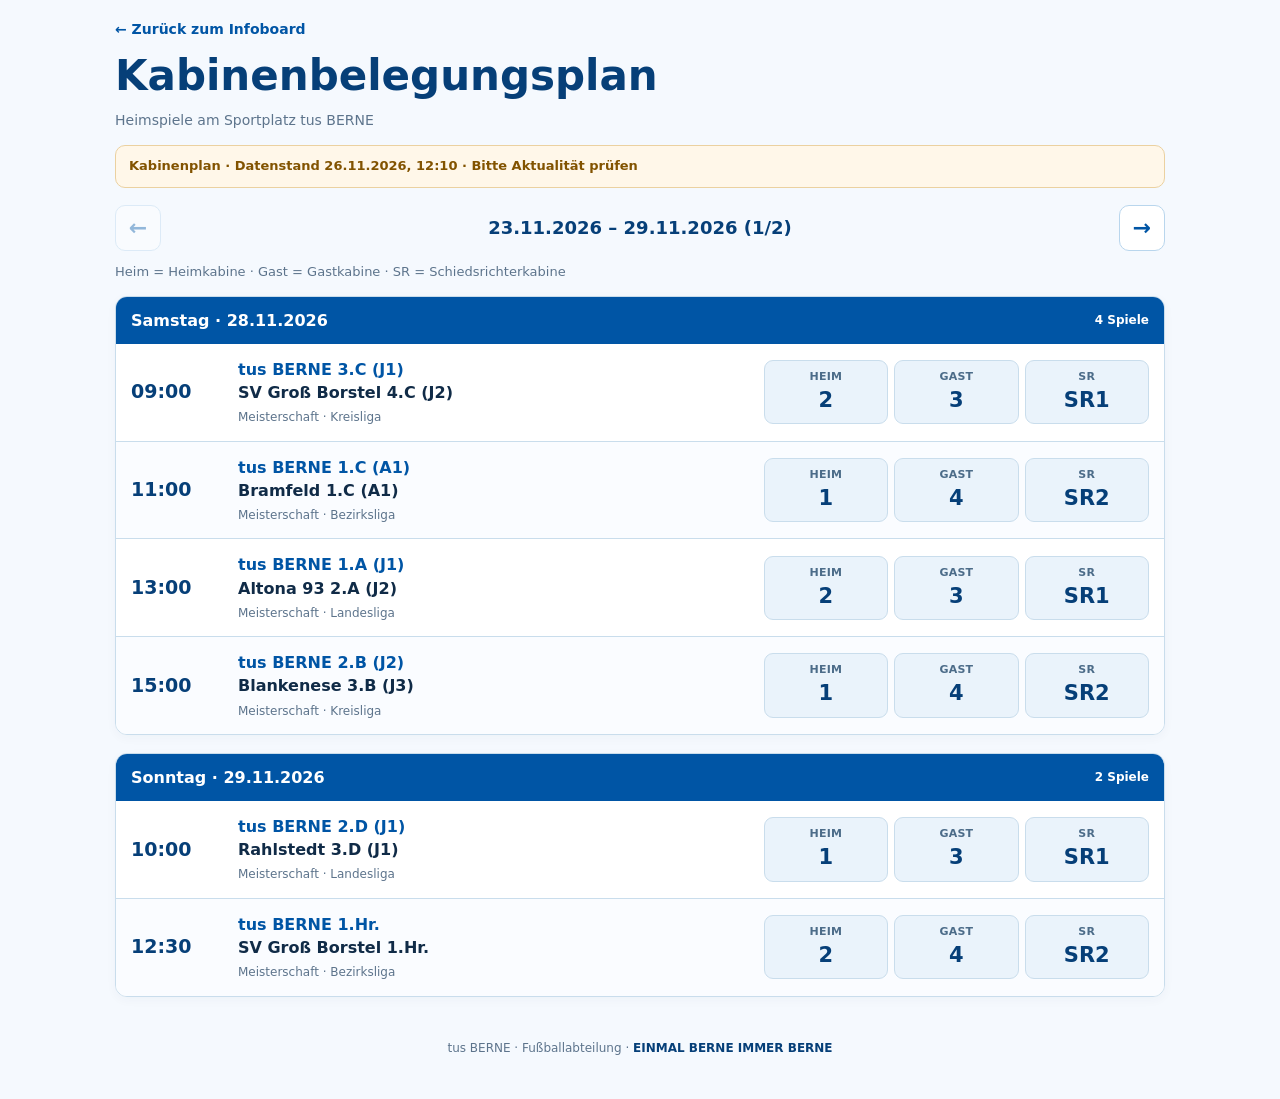
<file: files/kabinen-belegungsplan.html>
<!doctype html>
<html lang="de">
<head>
<meta charset="utf-8">
<meta name="viewport" content="width=device-width, initial-scale=1">
<meta name="theme-color" content="#0055a5">
<meta name="robots" content="noindex,nofollow">
<title>Kabinenbelegungsplan | tus BERNE</title>
<style>
:root{--blue:#0055a5;--dark:#063f78;--ink:#102b47;--muted:#5d748c;--line:#c9ddec;--bg:#f5f9fe;--soft:#eaf3fb}
*{box-sizing:border-box}
body{margin:0;padding:17px;font:16px/1.45 system-ui,-apple-system,"Segoe UI",Arial,sans-serif;color:var(--ink);background:var(--bg)}
a{color:var(--blue)}
.container{max-width:1050px;margin:0 auto}
.back{display:inline-block;margin:0 0 12px;text-decoration:none;font-weight:800;font-size:14px}
h1{color:var(--dark);font-size:clamp(27px,6vw,42px);line-height:1.2;margin:0 0 8px}
.subhead{color:var(--muted);margin:0 0 15px;font-size:14px}
.status{padding:11px 13px;border:1px solid #c6dfec;border-radius:10px;background:#fff;font-size:13px;color:#375977;font-weight:700}
.status.warning{background:#fff7e9;border-color:#ebd1a0;color:#825300}
.navigation{display:grid;grid-template-columns:46px minmax(0,1fr) 46px;gap:8px;align-items:center;margin:17px 0 12px}
.navigation button{border:1px solid #b9d6ed;background:#fff;color:var(--blue);border-radius:10px;font:800 22px/1 system-ui;min-height:46px;cursor:pointer}
.navigation button:disabled{opacity:.4;cursor:not-allowed}
.week{font-weight:850;text-align:center;color:var(--dark);font-size:clamp(14px,3vw,18px)}
.hint{color:var(--muted);font-size:13px;margin:0 0 12px}
.day{margin:14px 0 18px;border:1px solid var(--line);border-radius:12px;background:white;overflow:hidden;box-shadow:0 3px 11px #12345609}
.daybar{display:flex;gap:12px;justify-content:space-between;align-items:center;padding:12px 15px;background:var(--blue);color:white;font-weight:850}
.daybar small{font-size:12px;font-weight:750}
.game{padding:14px 15px;display:grid;grid-template-columns:95px minmax(0,1fr) minmax(180px, .75fr);align-items:center;gap:12px;border-top:1px solid var(--line)}
.game:first-of-type{border-top:0}
.game:nth-child(odd){background:#fafcff}
.time{font-variant-numeric:tabular-nums;color:var(--dark);font-size:19px;font-weight:900}
.teams{min-width:0;overflow-wrap:anywhere}
.home{color:var(--blue);font-weight:850}
.away{font-weight:730}
.meta{color:var(--muted);font-size:12px;margin-top:5px}
.cabins{display:grid;grid-template-columns:repeat(3,minmax(0,1fr));gap:6px;text-align:center}
.cabin{border:1px solid var(--line);border-radius:9px;padding:8px 4px;background:var(--soft);min-width:0}
.cabin-label{color:#4c6c89;display:block;font-size:11px;font-weight:850;letter-spacing:.02em;text-transform:uppercase}
.cabin-number{display:block;font-size:21px;color:var(--dark);font-weight:900;overflow-wrap:anywhere}
.empty{background:white;color:var(--muted);text-align:center;border:1px solid var(--line);padding:26px;border-radius:12px;font-weight:750}
.footer{text-align:center;font-size:12px;color:var(--muted);padding:25px 0}
.footer strong{color:var(--dark)}
:focus-visible{outline:3px solid #d18a19;outline-offset:3px}
@media(max-width:700px){
 body{padding:13px}
 .game{grid-template-columns:77px minmax(0,1fr);gap:8px}
 .time{font-size:17px;align-self:start}
 .cabins{grid-column:1/-1;margin-top:3px}
 .cabin{padding:8px 5px}
 .cabins .cabin-label{font-size:10px}
 .cabin-number{font-size:19px}
 .daybar{font-size:14px}
}
</style>
</head>
<body>
<div class="container">
<header>
<a class="back" href="../index.html">← Zurück zum Infoboard</a>
<h1>Kabinenbelegungsplan</h1>
<p class="subhead">Heimspiele am Sportplatz tus BERNE</p>
<div id="status" class="status" role="status">Kabinenbelegungsplan wird geladen …</div>
</header>
<nav class="navigation" aria-label="Wochen auswählen">
<button id="prev" type="button" aria-label="Vorherige Woche" disabled>←</button>
<div class="week" id="weekTitle">Lade Zeitraum …</div>
<button id="next" type="button" aria-label="Nächste Woche" disabled>→</button>
</nav>
<p class="hint">Heim = Heimkabine · Gast = Gastkabine · SR = Schiedsrichterkabine</p>
<main id="games" aria-live="polite"><div class="empty">Lade Spiele …</div></main>
<footer class="footer">tus BERNE · Fußballabteilung · <strong>EINMAL BERNE IMMER BERNE</strong></footer>
</div>
<script>
"use strict";
const statusEl=document.getElementById("status");
const titleEl=document.getElementById("weekTitle");
const listEl=document.getElementById("games");
const prev=document.getElementById("prev");
const next=document.getElementById("next");
let data=null,week=0;
const esc=v=>String(v??"").replace(/[&<>"']/g,c=>({"&":"&amp;","<":"&lt;",">":"&gt;",'"':"&quot;","'":"&#39;"}[c]));
function deDate(value){const [y,m,d]=String(value??"").split("-");return y&&m&&d?d+"."+m+"."+y:String(value??"")}
function dayName(value){const d=new Date(String(value)+"T12:00:00");return Number.isNaN(d.getTime())?"":new Intl.DateTimeFormat("de-DE",{weekday:"long"}).format(d)}
function timestamp(value){const d=new Date(value);return Number.isNaN(d.getTime())?"":new Intl.DateTimeFormat("de-DE",{dateStyle:"medium",timeStyle:"short",timeZone:"Europe/Berlin"}).format(d)}
function oneCabin(name,value){return '<div class="cabin"><span class="cabin-label">'+esc(name)+'</span><span class="cabin-number">'+esc(value||"–")+'</span></div>'}
function draw(){
 if(!data?.period?.weeks?.length){listEl.innerHTML='<div class="empty">Kein gültiger Zeitraum vorhanden.</div>';return}
 const weeks=data.period.weeks;
 week=Math.max(0,Math.min(week,weeks.length-1));
 prev.disabled=week===0;next.disabled=week===weeks.length-1;
 const selected=weeks[week];
 titleEl.textContent=deDate(selected.start)+" – "+deDate(selected.end)+"  ("+(week+1)+"/"+weeks.length+")";
 const games=(data.games||[]).filter(g=>g.date>=selected.start&&g.date<=selected.end).sort((a,b)=>String(a.date).localeCompare(String(b.date))||String(a.time).localeCompare(String(b.time)));
 if(!games.length){listEl.innerHTML='<div class="empty">Keine Heimspiele in Berne in dieser Woche.</div>';return}
 const days=[...new Set(games.map(g=>g.date))].sort();
 listEl.innerHTML=days.map(day=>{
  const rows=games.filter(g=>g.date===day);
  return '<section class="day"><header class="daybar"><span>'+esc(dayName(day))+' · '+esc(deDate(day))+'</span><small>'+rows.length+' '+(rows.length===1?'Spiel':'Spiele')+'</small></header>'+
   rows.map(g=>'<article class="game"><div class="time">'+esc(g.time)+'</div><div class="teams"><div class="home">'+esc(g.home)+'</div><div class="away">'+esc(g.away)+'</div><div class="meta">'+esc([g.kind,g.league].filter(Boolean).join(" · "))+(g.festival?' · Turnier':'')+'</div></div><div class="cabins">'+oneCabin("Heim",g.home_cabin)+oneCabin("Gast",g.guest_cabin)+oneCabin("SR",g.sr_cabin)+'</div></article>').join("")+'</section>';
 }).join("");
}
prev.addEventListener("click",()=>{week--;draw()});
next.addEventListener("click",()=>{week++;draw()});
async function update(){
 try{
  const response=await fetch("../data/kabinen_live_data.json",{cache:"no-store"});
  if(!response.ok)throw new Error("HTTP "+response.status);
  const incoming=await response.json();
  if(incoming?.schema_version!==1||!Array.isArray(incoming?.games)||!Array.isArray(incoming?.period?.weeks)||!incoming.period.weeks.length)throw new Error("Ungültige Planungsdaten");
  const prevStart=data?.period?.weeks?.[week]?.start;
  data=incoming;
  // Beim ersten Oeffnen IMMER Woche 1 zeigen, selbst wenn keine
  // Heimspiele stattfinden. Bei spaeteren Datenaktualisierungen die
  // vom Besucher selbst ausgewaehlte Woche weiterhin beibehalten.
  week=prevStart
    ? Math.max(0,incoming.period.weeks.findIndex(w=>w.start===prevStart))
    : 0;
  const stamp=timestamp(incoming.generated_at);
  const age=new Date()-new Date(incoming.generated_at);
  // Der Pi überträgt nur inhaltliche Änderungen. Ein unveränderter Zeitstempel
  // bedeutet deshalb nicht, dass der 10-Minuten-Abgleich ausgefallen ist.
  const old=!Number.isFinite(age)||age>7*24*60*60*1000;
  // Interne Korrektur- und Revisionsstände werden öffentlich nicht angezeigt.
  statusEl.classList.toggle("warning",old);
  statusEl.textContent="Kabinenplan · Datenstand"+(stamp?" "+stamp:"")+(old?" · Bitte Aktualität prüfen":"");
  draw();
 }catch(e){
  statusEl.classList.add("warning");
  statusEl.textContent="Kabinenplan derzeit nicht verfügbar"+(data?" · bisheriger Stand wird weiter angezeigt":"");
  if(!data)listEl.innerHTML='<div class="empty">Es liegt noch kein öffentlicher Kabinenplan vor. Bitte später erneut versuchen.</div>';
 }
}
update();
setInterval(update,10*60*1000);
</script>
</body>
</html>
</file>
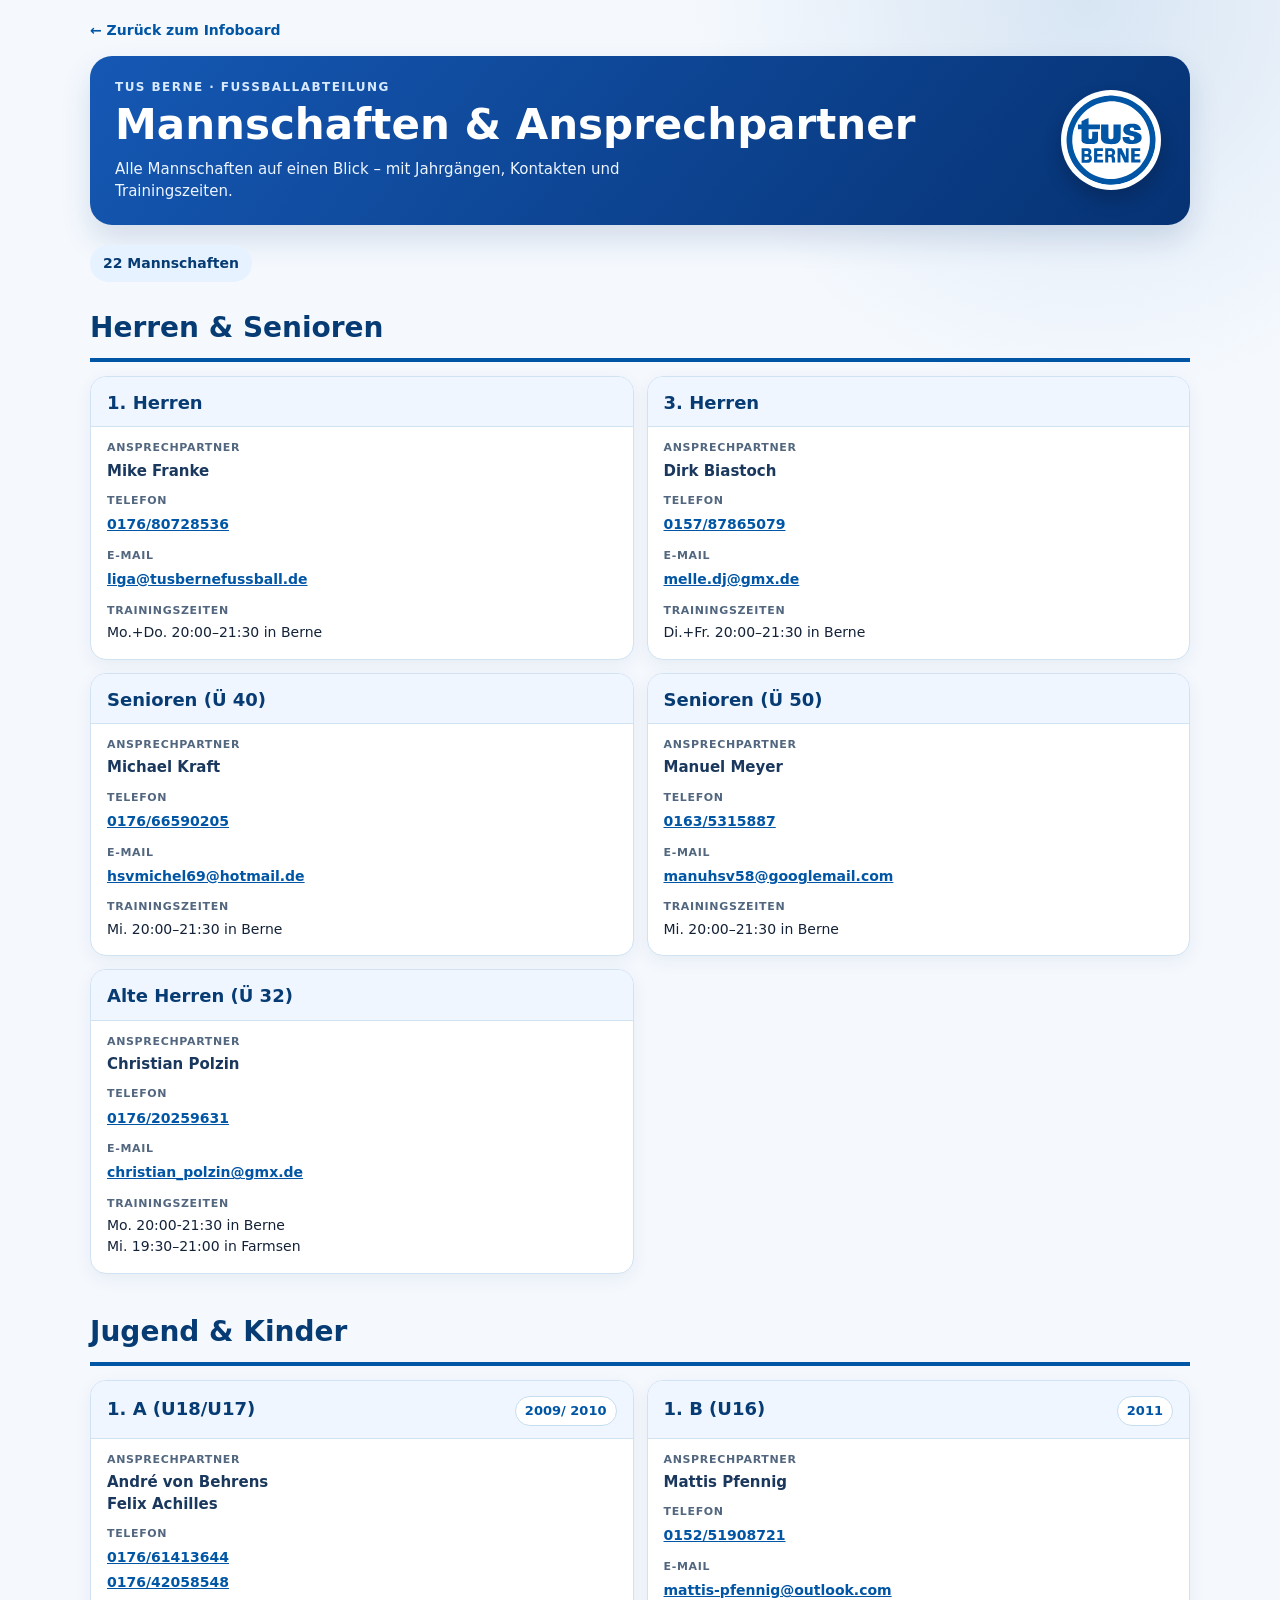
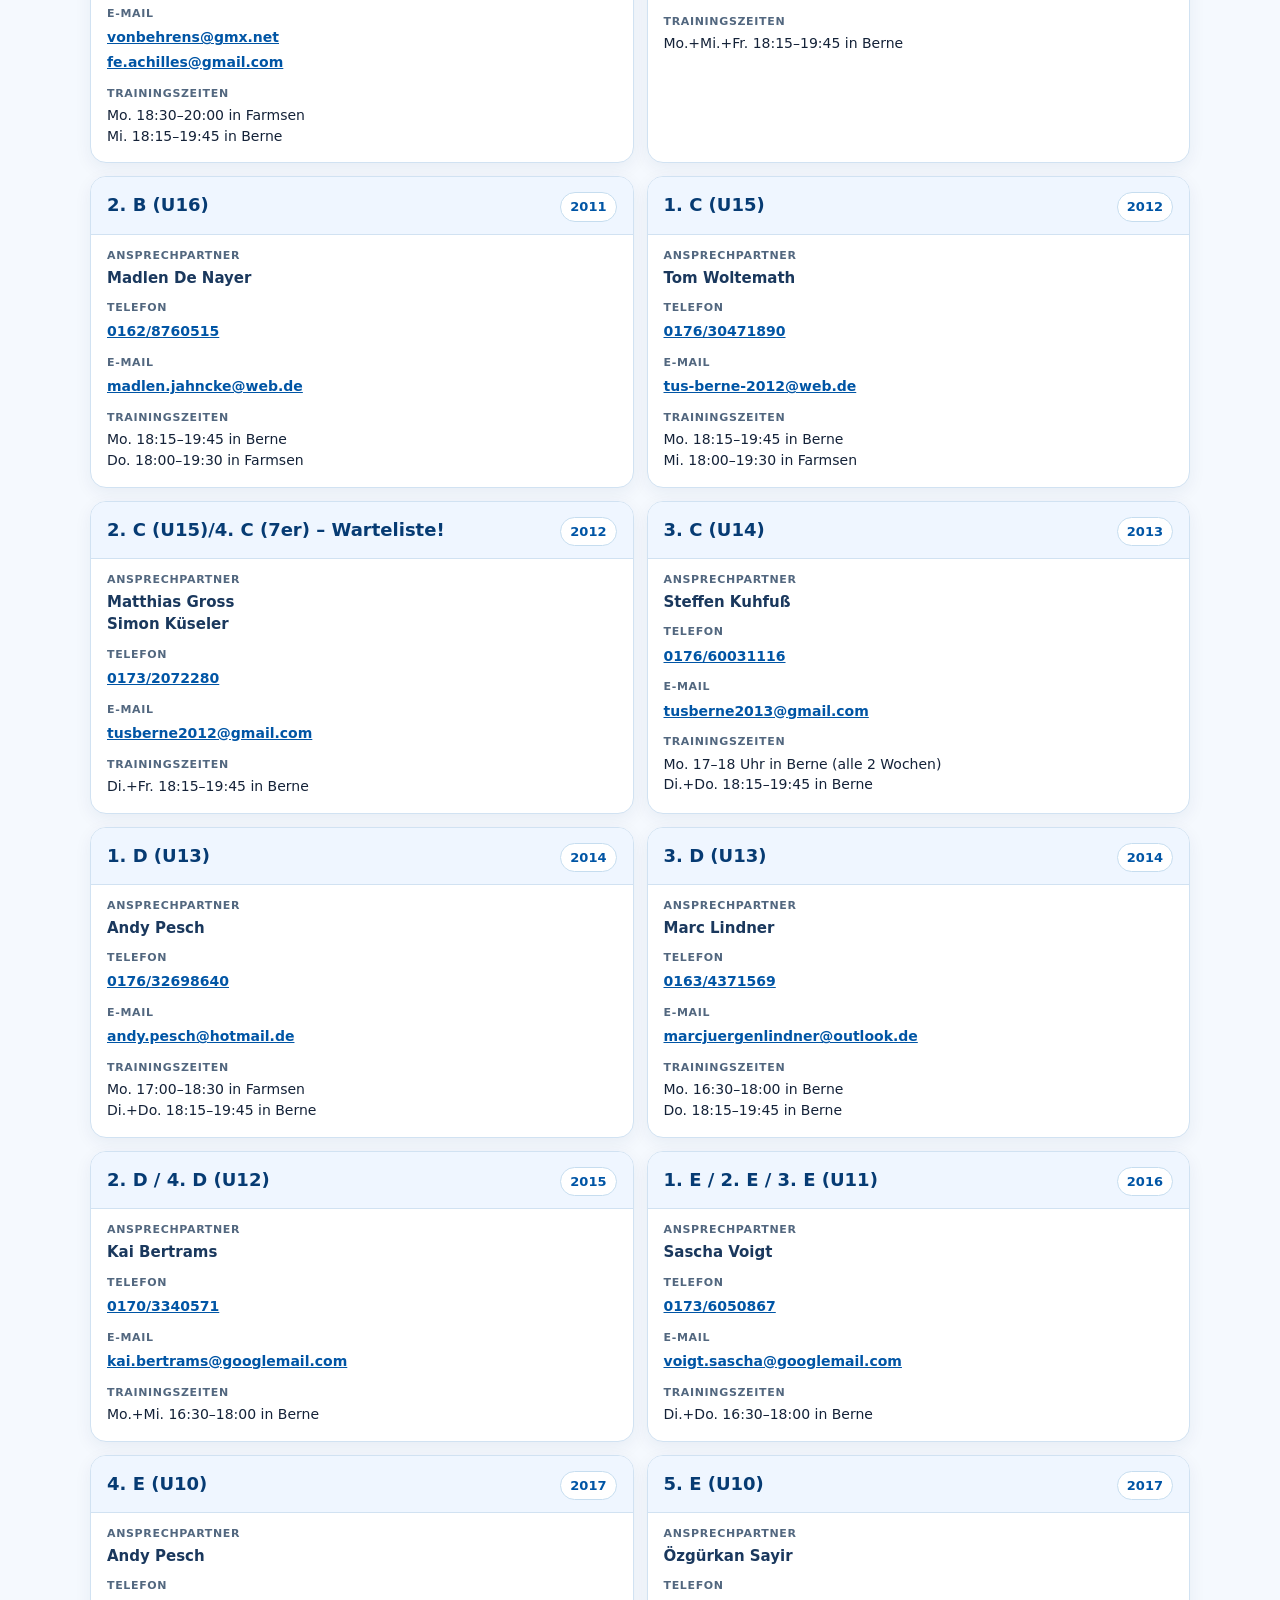
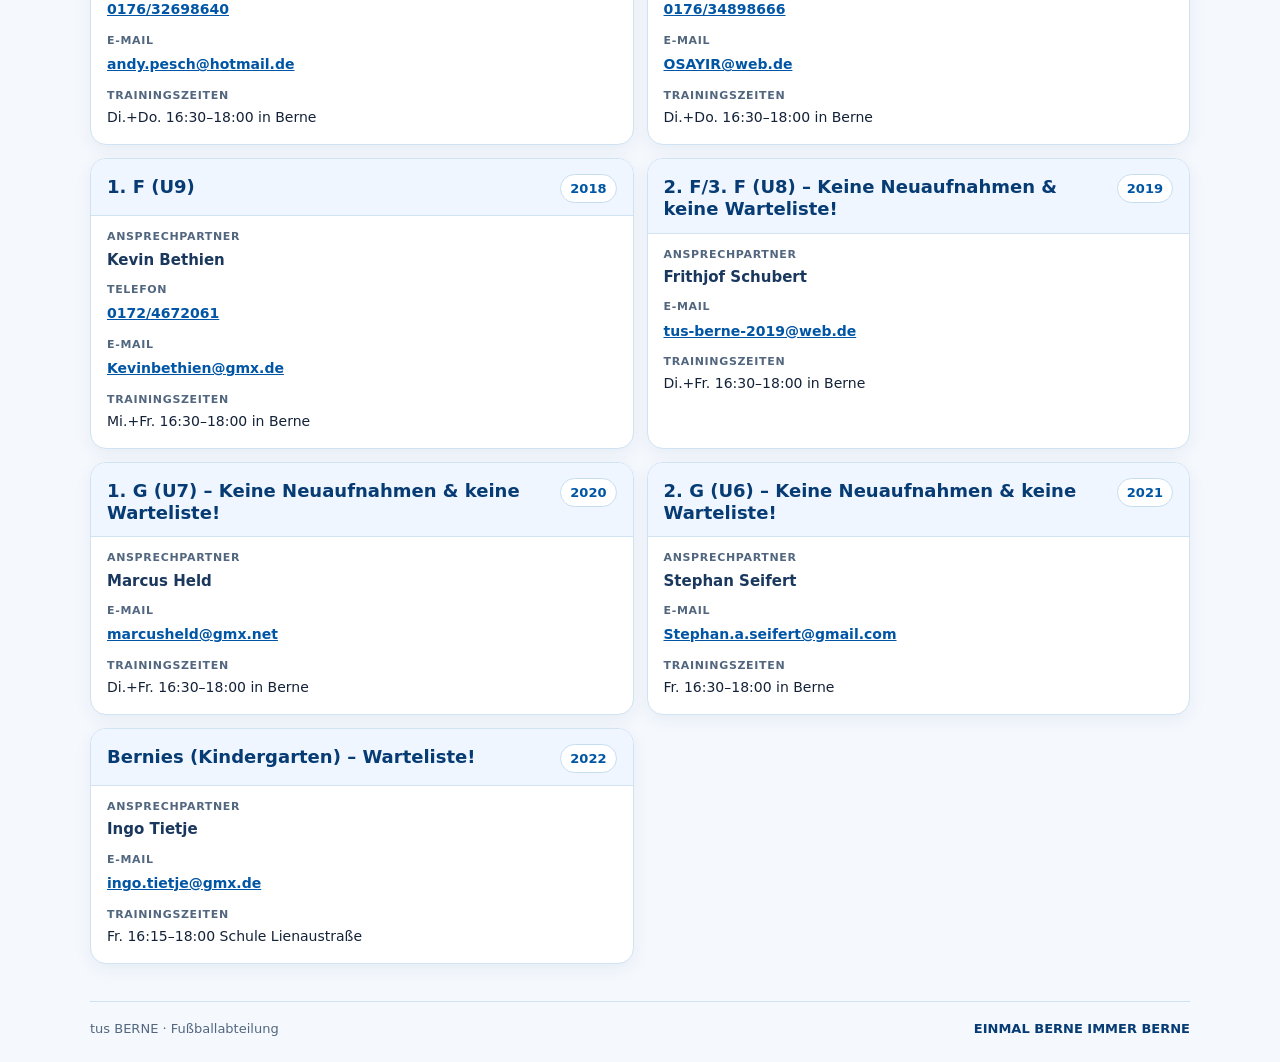
<file: files/mannschaften.html>
<!doctype html>
<html lang="de">
<head>
<meta charset="utf-8">
<meta name="viewport" content="width=device-width,initial-scale=1">
<meta name="theme-color" content="#0055a5">
<meta name="robots" content="noindex,nofollow">
<meta name="description" content="Alle Fußballmannschaften des tus BERNE: Jahrgänge, Ansprechpersonen, Telefonnummern, E-Mail und Trainingszeiten.">
<title>Mannschaften & Ansprechpartner | tus BERNE</title>
<style>
:root{--blue:#0055a5;--dark:#063b73;--ink:#142238;--muted:#52677f;--line:#d1e2f2;--bg:#f5f9fe;--soft:#eaf4ff}
*{box-sizing:border-box}
body{margin:0;background:radial-gradient(circle at 85% 0,rgba(0,85,165,.12),transparent 25rem),var(--bg);font:16px/1.48 system-ui,-apple-system,"Segoe UI",Arial,sans-serif;color:var(--ink)}
a{color:var(--blue);overflow-wrap:anywhere}
a:hover{text-decoration:none}
:focus-visible{outline:3px solid #d38b19;outline-offset:3px}
.wrap{width:min(1100px,calc(100% - 30px));margin:auto}
.skip{position:absolute;left:-9999px;top:0;background:white;padding:10px}.skip:focus{left:10px;z-index:100}
.back{display:inline-flex;align-items:center;margin:20px 0 15px;font-size:14px;font-weight:800;text-decoration:none}
.hero{display:grid;grid-template-columns:minmax(0,1fr) 104px;gap:14px;align-items:center;border-radius:22px;padding:23px 25px;background:linear-gradient(130deg,#1558b4,#063273);color:#fff;box-shadow:0 15px 30px #123a7726}
.eyebrow{font-size:12px;font-weight:850;letter-spacing:.12em;color:#d8eaff;margin:0 0 5px}
h1{font-size:clamp(28px,5vw,42px);line-height:1.12;margin:0 0 9px}
.hero p.sub{font-size:15px;color:#edf5ff;margin:0;max-width:570px}
.hero img{width:100px;height:100px;object-fit:contain;background:#fff;border-radius:50%;padding:5px;box-shadow:0 9px 19px #0003}
.topline{display:flex;align-items:center;justify-content:space-between;gap:12px;flex-wrap:wrap;margin:20px 0 0}
.count{display:inline-block;background:#e6f2ff;color:var(--dark);border-radius:100px;padding:8px 13px;font-weight:900;font-size:14px}
.status{color:var(--muted);font-size:14px;margin:12px 0 22px}
.status.error{color:#9d2929;font-weight:800}
.status[hidden]{display:none}
.section{margin:25px 0 37px}
.section h2{border-bottom:4px solid var(--blue);font-size:clamp(22px,3vw,28px);color:var(--dark);margin:0 0 14px;padding-bottom:10px}
.cards{display:grid;grid-template-columns:repeat(2,minmax(0,1fr));gap:13px}
.card{min-width:0;background:#fff;border:1px solid var(--line);border-radius:16px;box-shadow:0 5px 17px #0c2c5b10;overflow:hidden}
.card-header{display:flex;align-items:baseline;justify-content:space-between;gap:9px;padding:15px 16px 12px;background:#eff6ff;border-bottom:1px solid var(--line)}
.card h3{font-size:18px;line-height:1.24;color:var(--dark);margin:0;overflow-wrap:anywhere}
.year{flex-shrink:0;font-size:13px;font-weight:850;color:var(--blue);background:white;border-radius:999px;padding:4px 9px;border:1px solid #c6ddef}
.info{margin:0;padding:13px 16px 16px}
.info dt{font-size:11px;font-weight:900;letter-spacing:.06em;text-transform:uppercase;color:var(--muted);margin:11px 0 3px}
.info dt:first-child{margin-top:0}
.info dd{margin:0;white-space:pre-line;overflow-wrap:anywhere;font-size:14px}
.info .person{font-weight:800;font-size:15px;color:#1a385d}
.info a{display:inline-block;font-weight:750;padding:2px 0}
.line{display:block}
.empty{color:var(--muted)}
footer{margin:30px 0 24px;border-top:1px solid var(--line);padding-top:17px;font-size:13px;color:var(--muted);display:flex;gap:12px;justify-content:space-between;flex-wrap:wrap}
footer strong{color:var(--dark)}
@media(max-width:690px){.cards{grid-template-columns:1fr}.hero{grid-template-columns:minmax(0,1fr) 75px;padding:17px}.hero img{width:75px;height:75px}.card-header{padding:14px}.info{padding:13px 14px 15px}}
@media(prefers-reduced-motion:reduce){html{scroll-behavior:auto}}
</style>
</head>
<body>
<a class="skip" href="#inhalt">Zum Inhalt springen</a>
<div class="wrap">
<a class="back" href="../index.html">← Zurück zum Infoboard</a>
<header class="hero">
  <div>
    <p class="eyebrow">TUS BERNE · FUSSBALLABTEILUNG</p>
    <h1>Mannschaften & Ansprechpartner</h1>
    <p class="sub">Alle Mannschaften auf einen Blick – mit Jahrgängen, Kontakten und Trainingszeiten.</p>
  </div>
  <img src="../assets/tus-berne-logo.svg" alt="Vereinslogo tus BERNE" width="100" height="100">
</header>
<main id="inhalt">
  <div class="topline">
    <span id="count" class="count" aria-live="polite">Mannschaften werden geladen …</span>
  </div>
  <p id="status" class="status" role="status">Lade die aktuellen Mannschaftsdaten …</p>
  <section class="section" id="adult" hidden>
    <h2>Herren & Senioren</h2>
    <div class="cards" id="adult-list"></div>
  </section>
  <section class="section" id="youth" hidden>
    <h2>Jugend & Kinder</h2>
    <div class="cards" id="youth-list"></div>
  </section>
</main>
<footer><span>tus BERNE · Fußballabteilung</span><strong>EINMAL BERNE IMMER BERNE</strong></footer>
</div>
<script>
"use strict";
(function(){
  const fields = ["team","year","contact","phone","email","training"];
  const count = document.getElementById("count");
  const status = document.getElementById("status");
  function el(tag, className, content) {
    const node = document.createElement(tag);
    if (className) node.className = className;
    if (typeof content === "string") node.textContent = content;
    return node;
  }
  function lines(value) {
    return (typeof value === "string" ? value : "")
      .split(/\r?\n/).map(s => s.trim()).filter(Boolean);
  }
  function addDetails(dl, label, value, type) {
    if (!value || !value.trim() || value.trim() === "–") return;
    dl.append(el("dt", "", label));
    const dd = el("dd");
    if (type === "contact") {
      dd.className = "person";
      dd.textContent = value;
    } else if (type === "phone" || type === "email") {
      for (const line of lines(value)) {
        const item = el("span","line");
        const cleaned = line.replace(/[\u200b-\u200f\u202a-\u202e\u2060]/g,"").trim();
        const phone = cleaned.replace(/[()\s/.-]/g,"");
        const validPhone = /^[+]?\d{7,17}$/.test(phone);
        const validEmail = /^[^\s@]+@[^\s@]+\.[^\s@]+$/.test(cleaned);
        if (type === "phone" && validPhone || type === "email" && validEmail) {
          const link = el("a","",line);
          link.href = type === "phone" ? "tel:" + phone : "mailto:" + cleaned;
          item.append(link);
        } else {
          item.textContent = line;
        }
        dd.append(item);
      }
    } else {
      dd.textContent = value;
    }
    dl.append(dd);
  }
  function card(team) {
    const article = el("article","card");
    const header = el("div","card-header");
    header.append(el("h3","",team.team));
    if (team.year && team.year !== "–") header.append(el("span","year",team.year));
    article.append(header);
    const info = el("dl","info");
    addDetails(info,"Ansprechpartner",team.contact,"contact");
    addDetails(info,"Telefon",team.phone,"phone");
    addDetails(info,"E-Mail",team.email,"email");
    addDetails(info,"Trainingszeiten",team.training,"training");
    article.append(info);
    return article;
  }
  function render(data) {
    if (!data || data.schema_version !== 1 ||
        data.source !== "https://tusberne-fussball.de/teams/" ||
        !Array.isArray(data.teams) || data.teams.length < 18 || data.teams.length > 40 ||
        !data.teams.every(t => t && fields.every(key => typeof t[key] === "string"))) {
      throw new Error("Mannschaftsdaten sind unvollständig");
    }
    const adult = document.getElementById("adult-list");
    const youth = document.getElementById("youth-list");
    const teams = data.teams;
    for (const team of teams) {
      const senior = /(?:Herren|Senioren|Alte Herren|\u00dc\s?\d+)/i.test(team.team);
      (senior ? adult : youth).append(card(team));
    }
    document.getElementById("adult").hidden = adult.children.length === 0;
    document.getElementById("youth").hidden = youth.children.length === 0;
    count.textContent = teams.length + " Mannschaften";
    status.hidden = true;
  }
  fetch("../data/teams.json", {cache:"no-store"})
    .then(response => { if(!response.ok) throw new Error("Datenabruf fehlgeschlagen"); return response.json(); })
    .then(render)
    .catch(() => {
      count.textContent = "Mannschaftsübersicht";
      status.className = "status error";
      status.hidden = false;
      status.textContent = "Die Mannschaftsdaten konnten gerade nicht geladen werden. Bitte später erneut versuchen.";
    });
}());
</script>
</body>
</html>
</file>
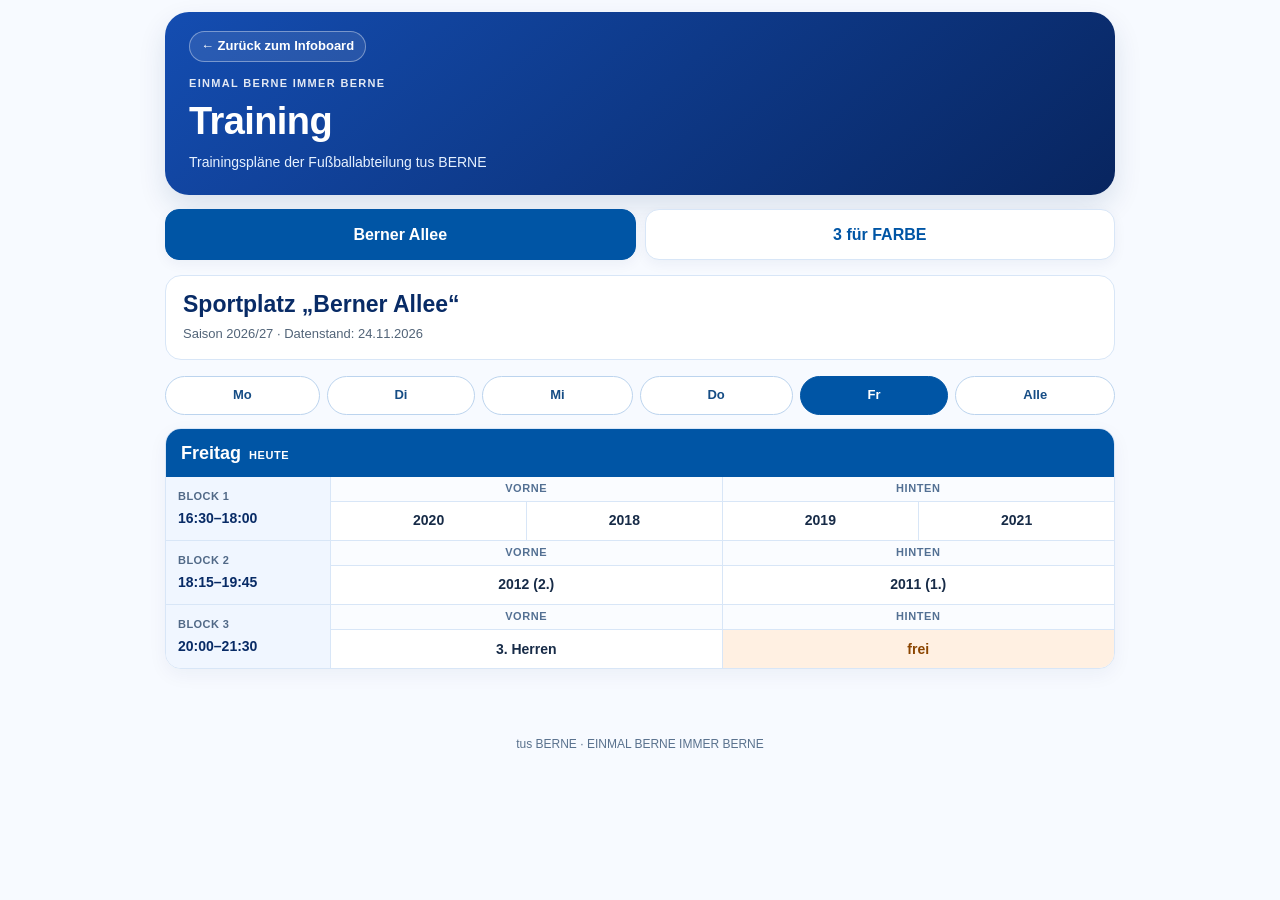
<file: files/trainingsplan.html>
<!doctype html>
<html lang="de">
<head>
  <meta charset="utf-8">
  <meta name="viewport" content="width=device-width, initial-scale=1">
  <meta name="theme-color" content="#0055a5">
  <meta name="robots" content="noindex,nofollow">
  <meta name="description" content="Trainingszeiten und Platzaufteilung der Fußballabteilung tus BERNE – Berner Allee und 3 für FARBE.">
  <title>Training | tus BERNE Infoboard</title>
  <style>
    :root { --blue:#0055a5; --dark:#082b66; --line:#d8e6f7; --bg:#f7faff; --muted:#526478; }
    * { box-sizing:border-box; }
    html { scroll-behavior:smooth; }
    body { margin:0; font:16px/1.45 Arial,Helvetica,sans-serif; background:var(--bg); color:#172b47; }
    a { color:var(--blue); text-decoration:none; }
    a:hover { text-decoration:underline; }
    button { font:inherit; cursor:pointer; }
    :focus-visible { outline:3px solid #e5a02e; outline-offset:3px; }
    .wrap { width:min(950px,calc(100% - 24px)); margin:auto; }
    .hero { padding:12px 0 0; }
    .hero-inner { border-radius:24px; background:linear-gradient(140deg,#144db1,#08255f); color:#fff; padding:19px 24px 23px; box-shadow:0 12px 28px rgba(0,48,102,.12); }
    .back { display:inline-flex; border:1px solid #ffffff60; background:#ffffff18; color:#fff; padding:5px 11px; border-radius:999px; font-size:13px; font-weight:700; }
    .back:hover { color:#fff; }
    .tagline { margin:14px 0 2px; font-weight:800; font-size:11px; letter-spacing:.12em; opacity:.88; }
    h1 { margin:0; font-size:clamp(28px,5vw,38px); letter-spacing:-.6px; }
    .hero p:last-child { margin:3px 0 0; color:#e6f1ff; font-size:14px; }
    main { padding:14px 0 34px; }
    .places { display:grid; grid-template-columns:1fr 1fr; gap:9px; margin-bottom:15px; }
    .place { display:block; text-align:center; padding:13px 9px; border-radius:14px; border:1px solid var(--line); background:#fff; font-weight:800; box-shadow:0 4px 13px rgba(0,48,102,.05); }
    .place[aria-current="page"] { color:white; background:var(--blue); border-color:var(--blue); }
    .heading { background:white; border:1px solid var(--line); border-radius:16px; padding:15px 17px; margin-bottom:14px; }
    .heading h2 { margin:0; font-size:23px; line-height:1.2; color:var(--dark); }
    .heading p { margin:6px 0 0; color:var(--muted); font-size:13px; }
    .day-nav { display:flex; gap:7px; overflow-x:auto; padding:2px 0 13px; scrollbar-width:thin; }
    .day-tab { flex:1 0 auto; min-width:45px; border:1px solid #bcd4ee; color:#164d85; background:#fff; border-radius:999px; padding:9px 11px; font-weight:800; font-size:13px; }
    .day-tab[aria-pressed="true"] { color:#fff; background:var(--blue); border-color:var(--blue); }
    .day { margin:0 0 13px; border-radius:16px; overflow:hidden; border:1px solid var(--line); background:#fff; box-shadow:0 6px 19px rgba(0,48,102,.05); }
    .day h3 { margin:0; padding:11px 15px; background:#e7f0ff; color:var(--dark); font-size:18px; }
    .day.current h3 { color:white; background:var(--blue); }
    .day h3 small { font-size:11px; margin-left:8px; letter-spacing:.05em; }
    .slot { display:grid; grid-template-columns:165px minmax(0,1fr) minmax(0,1fr); border-top:1px solid var(--line); }
    .slot:first-of-type { border-top:0; }
    .slot-time { display:flex; flex-direction:column; justify-content:center; padding:12px; background:#f0f6ff; gap:3px; border-right:1px solid var(--line); }
    .block-label { font-size:11px; text-transform:uppercase; letter-spacing:.04em; font-weight:800; color:#516987; }
    .hours { font-size:14px; font-weight:800; color:var(--dark); overflow-wrap:anywhere; }
    .half { display:flex; flex-direction:column; align-items:stretch; border-right:1px solid var(--line); min-width:0; }
    .half:last-child { border-right:0; }
    .side-label { text-align:center; font-size:11px; font-weight:800; letter-spacing:.055em; color:#537093; background:#fafcff; padding:4px 6px; border-bottom:1px solid var(--line); }
    .teams { display:flex; flex:1; flex-wrap:wrap; justify-content:center; align-items:stretch; }
    .team { flex:1 1 75px; display:grid; place-items:center; text-align:center; padding:10px 5px; font-size:14px; font-weight:800; line-height:1.25; overflow-wrap:break-word; }
    .team+.team { border-left:1px solid var(--line); }
    .team.free { background:#fff0e2; color:#8b4500; }
    .team.unspecified { color:#7b8ca0; font-weight:400; }
        .loading { padding:16px; border-radius:14px; border:1px solid var(--line); background:white; }
    .footer { padding:20px; text-align:center; font-size:12px; color:#5a728e; }
    @media(max-width:650px) {
      .hero-inner { padding:16px 18px 19px; border-radius:20px; }
      h1 { font-size:30px; }
      .place { font-size:14px; padding:11px 5px; }
      .heading { padding:12px 13px; }
      .heading h2 { font-size:21px; }
      .slot { grid-template-columns:1fr 1fr; }
      .slot-time { grid-column:1/-1; border-right:0; border-bottom:1px solid var(--line); flex-direction:row; align-items:center; justify-content:space-between; padding:7px 11px; gap:8px; }
      .block-label { flex:none; }
      .hours { font-size:13px; text-align:right; }
      .team { padding:11px 4px; font-size:13px; min-height:43px; flex-basis:70px; }
      .side-label { font-size:10px; }
    }
    @media(prefers-reduced-motion:reduce){ html {scroll-behavior:auto} }
  </style>
</head>
<body>
  <header class="hero"><div class="wrap"><div class="hero-inner">
    <a class="back" href="../index.html#themen">← Zurück zum Infoboard</a>
    <p class="tagline">EINMAL BERNE IMMER BERNE</p>
    <h1>Training</h1>
    <p>Trainingspläne der Fußballabteilung tus BERNE</p>
  </div></div></header>
  <main class="wrap">
    <nav class="places" aria-label="Sportplatz auswählen">
      <a class="place" data-place="berne" href="./trainingsplan.html?platz=berne">Berner Allee</a>
      <a class="place" data-place="farmsen" href="./trainingsplan.html?platz=farmsen">3 für FARBE</a>
    </nav>
    <div class="heading">
      <h2 id="location">Trainingsplan wird geladen …</h2>
      <p><span id="season"></span><span id="data-status"></span></p>
    </div>
    <nav id="day-nav" class="day-nav" aria-label="Wochentag auswählen"></nav>
    <div id="schedule" aria-live="polite"><p class="loading">Lade Trainingszeiten …</p></div>
  </main>
  <footer class="footer">tus BERNE · EINMAL BERNE IMMER BERNE</footer>
  <script>
    "use strict";
    (function () {
      const days = ["Montag", "Dienstag", "Mittwoch", "Donnerstag", "Freitag"];
      const labels = ["Mo", "Di", "Mi", "Do", "Fr"];
      const params = new URLSearchParams(location.search);
      const place = params.get("platz") === "farmsen" ? "farmsen" : "berne";
      document.querySelectorAll("[data-place]").forEach(function (link) {
        if (link.dataset.place === place) link.setAttribute("aria-current", "page");
      });
      let records = [];
      const dayNav = document.getElementById("day-nav");
      const schedule = document.getElementById("schedule");
      const placeTitle = document.getElementById("location");
      const season = document.getElementById("season");
      const dataStatus = document.getElementById("data-status");
      const today = new Intl.DateTimeFormat("de-DE", {
        weekday:"long",timeZone:"Europe/Berlin"
      }).format(new Date());
      let selected = days.includes(today) ? today : "Alle";

      function elem(tag, cls, text) {
        const node = document.createElement(tag);
        if (cls) node.className = cls;
        if (typeof text === "string") node.textContent = text;
        return node;
      }
      function renderNav() {
        dayNav.replaceChildren();
        days.concat(["Alle"]).forEach(function (name, index) {
          const btn = elem("button", "day-tab", index < 5 ? labels[index] : name);
          btn.type = "button";
          btn.setAttribute("aria-pressed", String(selected === name));
          btn.setAttribute("aria-label", name + " anzeigen");
          btn.addEventListener("click", function () { selected = name; renderNav(); renderDays(); });
          dayNav.append(btn);
        });
      }
      function makeSide(label, teams) {
        const side = elem("div", "half");
        side.append(elem("div", "side-label", label));
        const body = elem("div", "teams");
        teams.forEach(function (team) {
          const cls = team === "frei" ? "team free" : (!team ? "team unspecified" : "team");
          const cell = elem("div", cls, team || "–");
          if (!team) cell.setAttribute("aria-label", "Keine Angabe im Originalplan");
          body.append(cell);
        });
        side.append(body);
        return side;
      }
      function renderDays() {
        schedule.replaceChildren();
        const visible = records.filter(function (item) { return selected === "Alle" || item.name === selected; });
        visible.forEach(function (item) {
          const card = elem("section", "day" + (item.name === today ? " current" : ""));
          const heading = elem("h3", "", item.name);
          if (item.name === today) heading.append(elem("small", "", "HEUTE"));
          card.append(heading);
          item.blocks.forEach(function (block) {
            const slot = elem("div", "slot");
            const time = elem("div", "slot-time");
            time.append(elem("span", "block-label", block.block), elem("strong", "hours", block.time));
            slot.append(time, makeSide("VORNE", block.front), makeSide("HINTEN", block.back));
            card.append(slot);
          });
          schedule.append(card);
        });
      }
      fetch("../data/training-" + place + ".json", {cache:"no-store"})
        .then(function (res) { if (!res.ok) throw new Error("Daten nicht erreichbar"); return res.json(); })
        .then(function (data) {
          if (data.schema_version !== 1 || data.location_id !== place ||
              !Array.isArray(data.days) || data.days.length !== 5 ||
              data.days.some(function (d) { return !days.includes(d.name) || !Array.isArray(d.blocks); })) {
            throw new Error("Unbekannte Trainingsplandaten");
          }
          records = data.days;
          placeTitle.textContent = data.location;
          season.textContent = data.season;
          const date = new Date(data.source_modified_at);
          if (!Number.isNaN(date.getTime())) {
            dataStatus.textContent = " · Datenstand: " + new Intl.DateTimeFormat("de-DE", {
              dateStyle:"medium", timeZone:"Europe/Berlin"
            }).format(date);
          }
          renderNav();
          renderDays();
        })
        .catch(function () {
          dayNav.replaceChildren();
          placeTitle.textContent = "Trainingsplan momentan nicht verfügbar";
          schedule.replaceChildren(elem("p", "loading", "Die Trainingsplandaten konnten nicht geladen werden. Bitte später erneut versuchen."));
        });
    }());
  </script>
</body>
</html>
</file>
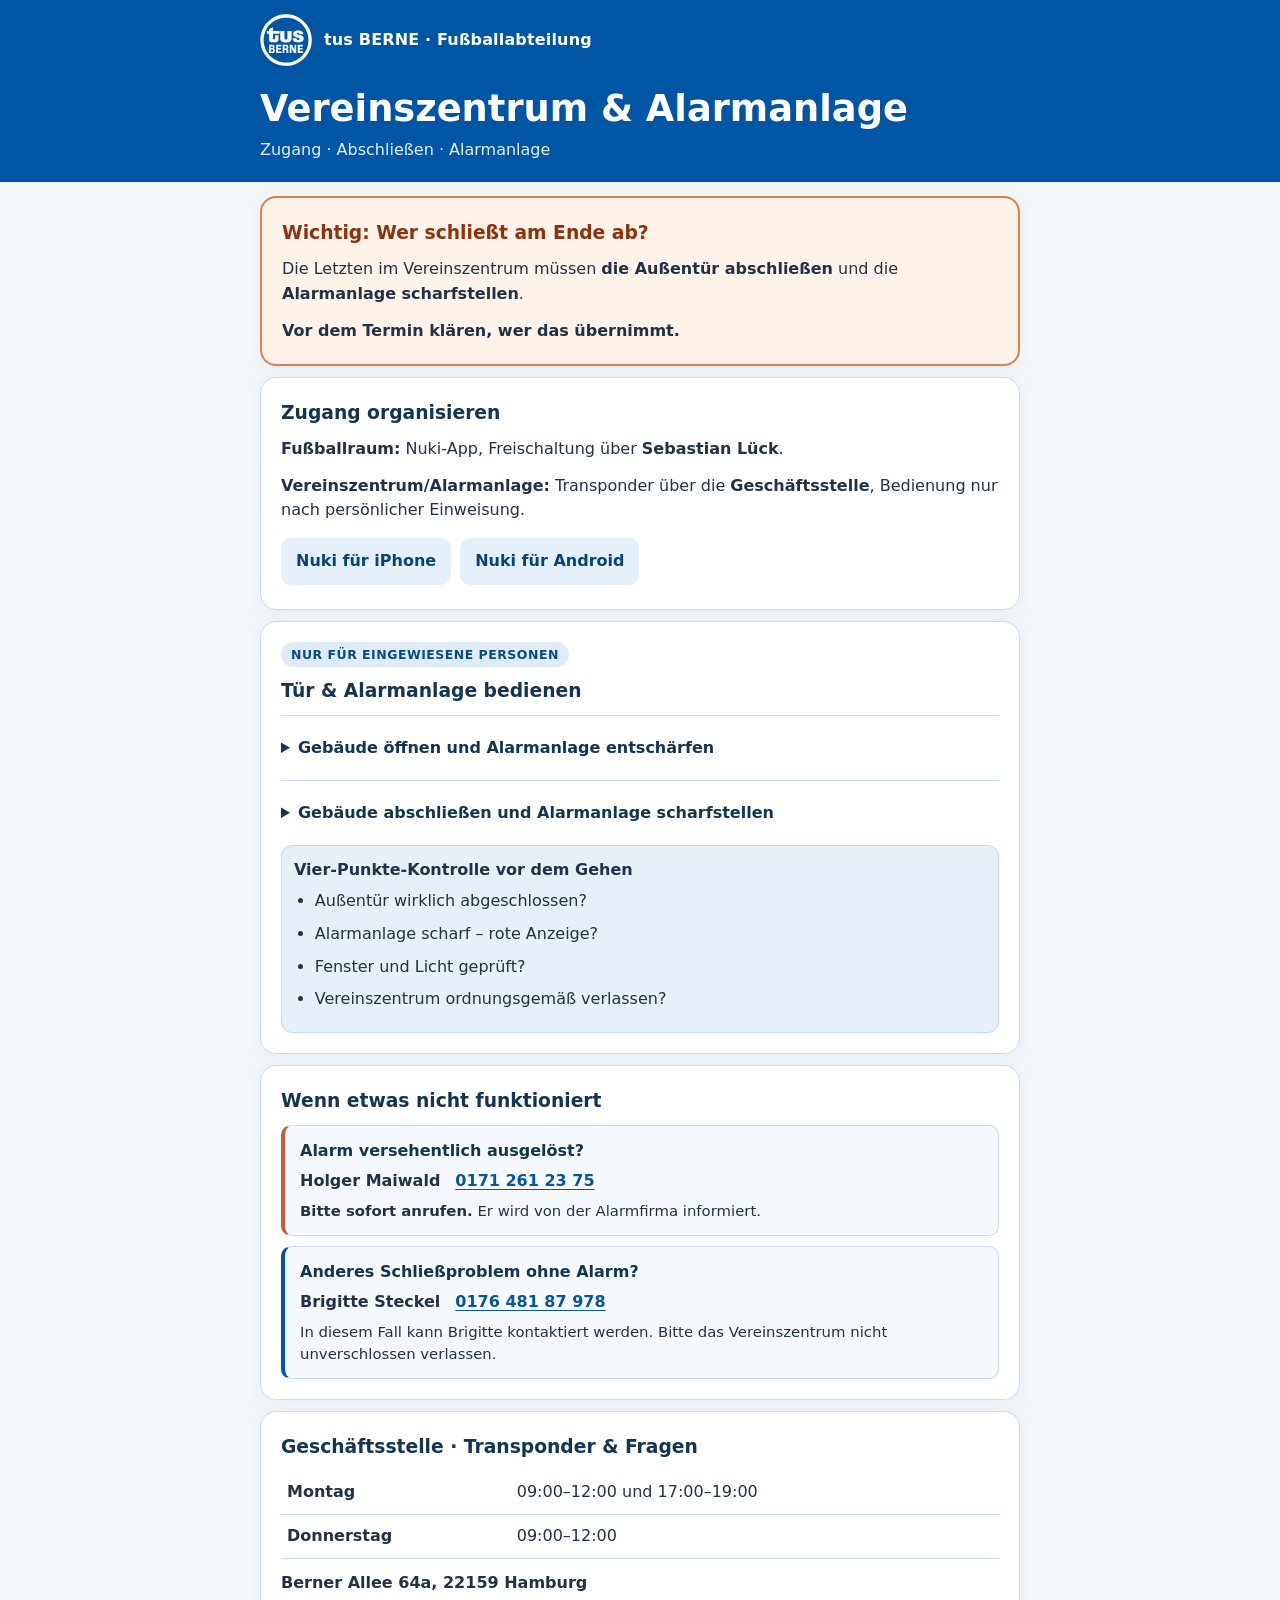
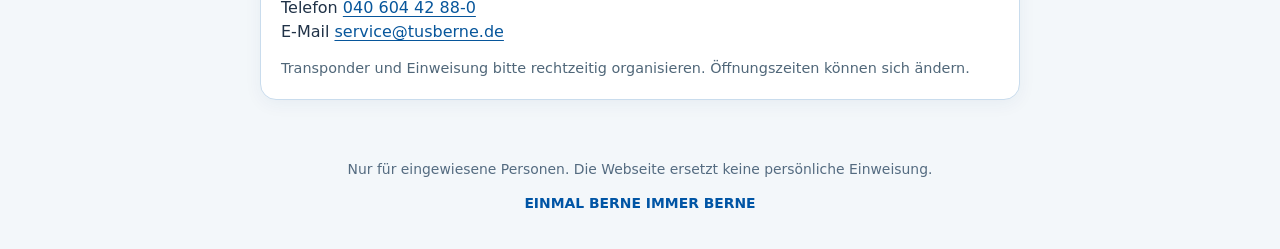
<file: files/vereinszentrum-alarmanlage.html>
<!doctype html>
<html lang="de">
<head>
<meta charset="utf-8">
<meta name="viewport" content="width=device-width,initial-scale=1">
<meta name="theme-color" content="#0055a5">
<meta name="robots" content="noindex,nofollow">
<meta name="description" content="Zugang, Schließdienst und Alarmanlage im Vereinszentrum – interne Anleitung für eingewiesene Personen beim tus BERNE.">
<title>Vereinszentrum & Alarmanlage | tus BERNE</title>
<style>
:root{color-scheme:light;--blue:#0055a5;--dark:#143550;--pale:#eaf3fb;--line:#c9dced;--text:#203247;--warn:#8b330e;--warnbg:#fff2e8}
*{box-sizing:border-box}html{scroll-behavior:smooth}body{margin:0;font:16px/1.55 system-ui,-apple-system,BlinkMacSystemFont,"Segoe UI",sans-serif;background:#f3f7fa;color:var(--text)}a{color:#07569b;text-underline-offset:3px}a:focus-visible,summary:focus-visible{outline:3px solid #ed9b00;outline-offset:4px}
header{background:var(--blue);color:#fff;padding:14px max(18px,calc((100% - 760px)/2)) 20px}header .brand{display:flex;align-items:center;gap:12px;font-weight:800;letter-spacing:.01em}header img{height:52px;width:52px;object-fit:contain}header h1{margin:22px 0 8px;font-size:clamp(1.6rem,6vw,2.3rem);line-height:1.13}header p{margin:0;color:#e6f0fa}
main{max-width:792px;margin:auto;padding:14px 16px 28px}.card{background:#fff;border:1px solid var(--line);border-radius:16px;padding:16px;margin:0 0 11px;box-shadow:0 4px 18px rgba(13,63,102,.055)}.urgent{border:2px solid #d7824d;background:var(--warnbg)}.urgent h2{color:var(--warn)}h2{font-size:1.17rem;color:var(--dark);margin:0 0 10px}h3{font-size:1rem;margin:16px 0 6px;color:var(--dark)}p{margin:0 0 12px}p:last-child{margin-bottom:0}.pill{display:inline-block;background:#dfecf7;color:#064b84;padding:3px 10px;border-radius:30px;font-weight:800;font-size:.78rem;text-transform:uppercase;letter-spacing:.04em;margin-bottom:9px}.steps{display:grid;gap:10px}.step{background:#f5f9fd;border-left:4px solid var(--blue);padding:10px 12px;border-radius:7px}.step strong{display:block}.small{font-size:.9rem;color:#506779}.contact-list{display:grid;gap:10px}.contact-item{min-width:0;background:#f5f9fd;border:1px solid var(--line);border-left:4px solid var(--blue);border-radius:10px;padding:13px 15px}.contact-item--alarm{border-left-color:#c65a3a}.contact-title{font-weight:800;color:var(--dark);margin:0 0 5px}.contact-person{display:flex;align-items:baseline;flex-wrap:wrap;gap:3px 15px;margin:0 0 7px}.contact-name{font-weight:800}.contact-phone{font-weight:800;white-space:nowrap}.contact-note{font-size:.93rem;line-height:1.45;margin:0}.actions{display:flex;flex-wrap:wrap;gap:9px;margin:15px 0 4px}.btn{display:inline-block;text-align:center;text-decoration:none;background:var(--blue);color:#fff;font-weight:700;border-radius:10px;padding:11px 15px;min-height:44px}.btn.secondary{background:#e5f0fa;color:#064477}details{border-top:1px solid var(--line);padding:10px 0}summary{font-weight:750;color:var(--dark);cursor:pointer;min-height:44px;display:list-item;align-content:center}ol{padding-left:1.4rem;margin:8px 0 4px}li{margin:0 0 8px}ul{padding-left:1.3rem;margin:6px 0}.hours{width:100%;border-collapse:collapse}.hours th,.hours td{text-align:left;border-bottom:1px solid var(--line);padding:9px 6px}.hours th{width:32%}.tag{font-size:.83rem;padding:4px 9px;background:#e7f4eb;color:#24592b;border-radius:30px;font-weight:700}.rule{background:#e7f0f8;border-radius:11px;padding:12px;border:1px solid #c5dbea}footer{text-align:center;padding:20px 15px 34px;font-size:.87rem;color:#546b80}footer strong{color:var(--blue)}@media(min-width:650px){.card{padding:20px}}
@media print{header{background:#fff;color:#111}header p{color:#333}body{background:#fff}.card{box-shadow:none;break-inside:avoid}.btn{color:#111;background:#eee}}
</style>
</head>
<body>
<header>
<div class="brand"><img src="intern/tus-berne-logo-weiss.svg" alt="Original-Logo tus BERNE"> <span>tus BERNE · Fußballabteilung</span></div>
<h1>Vereinszentrum &amp; Alarmanlage</h1>
<p>Zugang · Abschließen · Alarmanlage</p>
</header>
<main>
<section class="card urgent" aria-labelledby="vorab">
<h2 id="vorab">Wichtig: Wer schließt am Ende ab?</h2>
<p>Die Letzten im Vereinszentrum müssen <strong>die Außentür abschließen</strong> und die <strong>Alarmanlage scharfstellen</strong>.</p>
<p><strong>Vor dem Termin klären, wer das übernimmt.</strong></p>
</section>
<section class="card" aria-labelledby="zugang">
<h2 id="zugang">Zugang organisieren</h2>
<p><strong>Fußballraum:</strong> Nuki-App, Freischaltung über <strong>Sebastian Lück</strong>.</p>
<p><strong>Vereinszentrum/Alarmanlage:</strong> Transponder über die <strong>Geschäftsstelle</strong>, Bedienung nur nach persönlicher Einweisung.</p>
<div class="actions">
<a class="btn secondary" href="https://apps.apple.com/de/app/nuki-smart-lock/id1044998081" target="_blank" rel="noopener noreferrer">Nuki für iPhone</a>
<a class="btn secondary" href="https://play.google.com/store/apps/details?id=io.nuki&amp;hl=de" target="_blank" rel="noopener noreferrer">Nuki für Android</a>
</div>
</section>
<section class="card" aria-labelledby="bedienung">
<span class="pill">Nur für eingewiesene Personen</span>
<h2 id="bedienung">Tür &amp; Alarmanlage bedienen</h2>
<details>
<summary>Gebäude öffnen und Alarmanlage entschärfen</summary>
<ol>
<li>Den Schlüsselschalter links neben der hinteren Tür am Sportplatz prüfen. <strong>Rot = scharf.</strong></li>
<li>Transponder etwa <strong>10&nbsp;cm</strong> vor den Alarm-Schalter halten. Nach zwei Pieptönen den Drehknopf <strong>sofort gegen den Uhrzeigersinn</strong> drehen. <strong>Gelb = unscharf.</strong></li>
<li>Transponder erneut etwa 10&nbsp;cm vor das Türschloss halten; zwei Pieptöne abwarten.</li>
<li>Türschloss mit dem Drehknopf <strong>im Uhrzeigersinn</strong> aufschließen.</li>
</ol>
</details>
<details>
<summary>Gebäude abschließen und Alarmanlage scharfstellen</summary>
<ol>
<li>Tür schließen. Transponder am <strong>Türschloss</strong> verwenden und auf dessen zwei Pieptöne achten.</li>
<li>Türschloss mit dem Knauf <strong>gegen den Uhrzeigersinn</strong> bis zum spürbaren Widerstand verschließen; dafür können drei bis fünf Umdrehungen nötig sein.</li>
<li><strong>Prüfen, dass die Tür wirklich abgeschlossen ist.</strong> Nur zuziehen reicht nicht. Bei leer drehendem Knauf oder versehentlichem Alarm-Schalten den Vorgang nicht blind fortsetzen.</li>
<li>Die mittlere Anzeige ist noch <strong>gelb</strong>. Transponder erneut am <strong>Alarm-Schlüsselschalter</strong> verwenden, zwei Pieptöne abwarten und den Knopf <strong>sofort gegen den Uhrzeigersinn</strong> drehen.</li>
<li>Abschließend kontrollieren: <strong>linke Anzeige rot = Alarm scharf</strong>.</li>
</ol>
</details>
<div class="rule">
<strong>Vier-Punkte-Kontrolle vor dem Gehen</strong>
<ul>
<li>Außentür wirklich abgeschlossen?</li>
<li>Alarmanlage scharf – rote Anzeige?</li>
<li>Fenster und Licht geprüft?</li>
<li>Vereinszentrum ordnungsgemäß verlassen?</li>
</ul>
</div>
</section>
<section class="card" aria-labelledby="alarm">
<h2 id="alarm">Wenn etwas nicht funktioniert</h2>
<div class="contact-list">
  <div class="contact-item contact-item--alarm">
    <div class="contact-title">Alarm versehentlich ausgelöst?</div>
    <div class="contact-person">
      <span class="contact-name">Holger Maiwald</span>
      <a class="contact-phone" href="tel:+491712612375">0171 261 23 75</a>
    </div>
    <p class="contact-note"><strong>Bitte sofort anrufen.</strong> Er wird von der Alarmfirma informiert.</p>
  </div>
  <div class="contact-item">
    <div class="contact-title">Anderes Schließproblem ohne Alarm?</div>
    <div class="contact-person">
      <span class="contact-name">Brigitte Steckel</span>
      <a class="contact-phone" href="tel:+4917648187978">0176 481 87 978</a>
    </div>
    <p class="contact-note">In diesem Fall kann Brigitte kontaktiert werden. Bitte das Vereinszentrum nicht unverschlossen verlassen.</p>
  </div>
</div>
</section>
<section class="card" aria-labelledby="geschaeftsstelle">
<h2 id="geschaeftsstelle">Geschäftsstelle · Transponder &amp; Fragen</h2>
<table class="hours"><tbody><tr><th scope="row">Montag</th><td>09:00–12:00 und 17:00–19:00</td></tr><tr><th scope="row">Donnerstag</th><td>09:00–12:00</td></tr></tbody></table>
<p style="margin-top:12px"><strong>Berner Allee 64a, 22159 Hamburg</strong><br>
Telefon <a href="tel:+494060442880">040 604 42 88-0</a><br>
E-Mail <a href="mailto:service@tusberne.de">service@tusberne.de</a></p>
<p class="small">Transponder und Einweisung bitte rechtzeitig organisieren. Öffnungszeiten können sich ändern.</p>
</section>
</main>
<footer>
<p>Nur für eingewiesene Personen. Die Webseite ersetzt keine persönliche Einweisung.</p>
<strong>EINMAL BERNE IMMER BERNE</strong>
</footer>
</body>
</html>
</file>
<file: assets/styles.css>
:root {
  --blue:#0055A5;
  --blue-dark:#003b73;
  --blue-deep:#062f5f;
  --blue-soft:#edf5ff;
  --bg:#f7fbff;
  --line:#d7e5f5;
  --text:#132033;
  --muted:#5d6b7e;
  --white:#fff;
  --shadow:0 18px 40px rgba(0,48,102,.12);
  --radius:20px;
  --radius-sm:14px;
}
* { box-sizing:border-box; }
html { scroll-behavior:smooth; }
body {
  margin:0;
  font:16px/1.52 Arial,Helvetica,sans-serif;
  color:var(--text);
  background:radial-gradient(circle at top right, rgba(0,85,165,.10), transparent 32rem),linear-gradient(180deg,var(--bg),#fff 30rem);
}
a { color:var(--blue); text-decoration:none; font-weight:800; }
a:hover { text-decoration:underline; }
button,input { font:inherit; }
button { cursor:pointer; }
:focus-visible { outline:3px solid #efab2d; outline-offset:3px; }
.wrap { width:min(1080px,calc(100% - 26px)); margin:0 auto; }
.skip-link { position:absolute; top:-80px; left:12px; background:white; padding:12px; z-index:50; }
.skip-link:focus { top:12px; }
.hero { padding:8px 0 0; }
.hero-shell {
  position:relative; overflow:hidden; isolation:isolate;
  min-height:296px; padding:22px 34px 32px;
  border-radius:34px;
  background:radial-gradient(circle at 28% 42%,rgba(255,255,255,.09),transparent 28%),radial-gradient(circle at 90% 22%,rgba(255,255,255,.08),transparent 20%),linear-gradient(140deg,#144db1 0%,#0d3e98 42%,#082f7c 72%,#08255f 100%);
  box-shadow:inset 0 1px 0 rgba(255,255,255,.22),inset 0 -28px 60px rgba(0,0,0,.12),0 18px 42px rgba(0,48,102,.16);
  color:#fff;
}
.hero-shell::before {
  content:""; position:absolute; left:-92px; bottom:-102px; width:220px; height:220px; z-index:-1;
  border:16px solid rgba(143,191,255,.16); border-radius:50%;
  box-shadow:inset 0 0 0 12px rgba(13,64,153,.16),0 0 0 1px rgba(255,255,255,.04);
}
.hero-shell::after {
  content:""; position:absolute; inset:0; pointer-events:none; z-index:-1;
  box-shadow:inset 0 0 0 1px rgba(255,255,255,.06),inset 0 18px 36px rgba(255,255,255,.04); border-radius:34px;
}
.hero-topline {
  position:relative; z-index:2;
  margin-left:8px;
  font-size:16px; font-weight:900; letter-spacing:.075em; text-shadow:0 2px 8px rgba(0,0,0,.38);
}
.hero-inner { position:relative; z-index:1; padding:24px 238px 0 0; min-height:219px; }
.eyebrow { margin:10px 0 6px; font-size:13px; font-weight:800; letter-spacing:.22em; color:#d6e5ff; }
h1 { font-size:clamp(29px,4.5vw,47px); line-height:1.07; letter-spacing:-1.3px; max-width:730px; margin:0; text-shadow:0 2px 10px rgba(0,0,0,.18); }
.subtitle { max-width:650px; margin:11px 0 0; color:#ebf3ff; font-size:clamp(15px,1.8vw,18px); line-height:1.4; }
.hero-logo {
  position:absolute; z-index:3; top:25px; right:26px;
  width:220px; height:220px; padding:7px; border-radius:50%;
  display:grid; place-items:center; pointer-events:none;
  background:#fff;
  box-shadow:0 14px 30px rgba(0,0,0,.22),0 0 0 3px rgba(255,255,255,.22);
}
.hero-logo img { display:block; width:100%; height:100%; object-fit:contain; }
.top-actions { display:flex; flex-wrap:wrap; gap:9px; margin:19px 0 0; }
.button {
  display:inline-flex; justify-content:center; align-items:center;
  min-height:38px; padding:7px 14px; border-radius:999px;
  background:#fff; color:#0d3f96; border:1.5px solid rgba(255,255,255,.92);
  box-shadow:0 8px 14px rgba(0,0,0,.15); font-weight:900; font-size:13px; text-decoration:none;
}
.button:hover { text-decoration:none; filter:brightness(.95); }
.button.secondary { background:rgba(255,255,255,.02); color:#fff; box-shadow:none; }
main { padding:14px 0 34px; }
.quick { margin:2px 0 18px; scroll-margin-top:12px; }
.tile-prompt { margin:2px 2px 14px; color:var(--muted); font-size:16px; }
.category-grid { display:grid; grid-template-columns:repeat(2,minmax(0,1fr)); gap:14px; }
.category {
  --tile-accent:#0055a5;
  position:relative; isolation:isolate; overflow:hidden;
  appearance:none; border:1px solid #cbdcf1; border-left:6px solid var(--tile-accent);
  border-radius:20px; min-width:0; min-height:195px;
  background:linear-gradient(118deg,#fff 0%,#f7fbff 100%);
  padding:20px 24px; box-shadow:0 8px 25px rgba(0,48,102,.08);
  text-align:left; display:flex; flex-direction:column; align-items:stretch; gap:8px;
  transition:box-shadow .18s ease,transform .18s ease,border-color .18s ease;
}
.category::before {
  content:""; position:absolute; z-index:-1; right:-60px; top:-88px;
  width:215px; height:215px; border-radius:50%;
  background:radial-gradient(circle at center,rgba(0,85,165,.08) 0 40%,transparent 41% 55%,rgba(0,85,165,.04) 56% 64%,transparent 65%);
}
.category--belegung { --tile-accent:#087baf; }
.category--tabellen-news { --tile-accent:#3257ad; }
.category--mannschaften-ansprechpartner { --tile-accent:#24729c; }
.category:hover { transform:translateY(-2px); border-color:var(--tile-accent); box-shadow:0 14px 28px rgba(0,48,102,.15); }
.category[aria-pressed="true"] { border-color:var(--tile-accent); background:linear-gradient(115deg,#eaf3ff,#f6faff); box-shadow:inset 0 0 0 1px var(--tile-accent),0 12px 26px rgba(0,48,102,.09); }
.category-top,.category-bottom { display:flex; align-items:center; justify-content:space-between; gap:12px; }
.category-top { justify-content:flex-end; }
.category-icon { width:46px; height:46px; flex:none; background:#e5f1ff; border-radius:14px; display:grid; place-items:center; font-size:24px; }
.category-title { color:#063c7a; font-size:clamp(22px,2.7vw,27px); line-height:1.15; font-weight:900; letter-spacing:-.025em; overflow-wrap:break-word; }
.category-subtitle { color:#475467; font-size:14px; line-height:1.35; }
.category-bottom { margin-top:auto; padding-top:6px; color:var(--blue-dark); font-size:13px; font-weight:800; }
.category-arrow { font-size:21px; line-height:1; }
.reset-filter { background:var(--blue-soft); border:1px solid #aacbee; border-radius:999px; padding:6px 11px; color:var(--blue-dark); font-size:12px; font-weight:900; }
.reset-filter:hover { background:#dbeaff; }
.reset-filter[hidden] { display:none; }
.library { scroll-margin-top:18px; }
.section-title { display:flex; align-items:end; justify-content:space-between; flex-wrap:wrap; gap:8px; border-bottom:4px solid var(--blue); padding-bottom:8px; margin:20px 0 11px; }
.section-actions { display:flex; align-items:center; justify-content:flex-end; flex-wrap:wrap; gap:10px; }
.library[hidden] { display:none; }
.section-title h2 { font-size:clamp(23px,3vw,31px); line-height:1.15; color:var(--blue-dark); margin:0; }
.count { font-size:12px; color:var(--muted); }
.notice { background:#fff; border:1px solid var(--line); border-radius:14px; padding:14px; color:var(--muted); }
.notice[hidden] { display:none; }
.documents { display:grid; gap:10px; }
.document { background:#fff; border:1px solid var(--line); border-radius:14px; box-shadow:0 6px 18px rgba(0,48,102,.06); overflow:hidden; }
.document summary { list-style:none; cursor:pointer; display:flex; align-items:center; gap:12px; padding:14px; font-weight:900; color:#182230; }
.document summary::-webkit-details-marker { display:none; }
.document summary::before { content:"+"; display:grid; place-items:center; width:26px; height:26px; flex:none; border-radius:50%; background:var(--blue); color:#fff; }
.document[open] summary::before { content:"−"; }
.doc-title { flex:1; min-width:0; }
.doc-category { color:var(--muted); font-size:12px; font-weight:700; }
.document-body { border-top:1px solid var(--line); padding:14px 16px 16px 52px; }
.document-body p { margin:0 0 12px; color:#344054; }
.doc-open { display:inline-flex; color:#fff; background:var(--blue); padding:8px 14px; border-radius:999px; font-weight:800; text-decoration:none; }
.doc-open:hover { background:var(--blue-dark); color:white; text-decoration:none; }
.doc-time { display:block; font-size:12px; color:var(--muted); margin-top:13px; }
.footer { background:var(--blue-deep); color:white; padding:22px 0; font-size:13px; }
.footer .wrap { display:flex; justify-content:space-between; flex-wrap:wrap; gap:10px; }
.backtop { position:fixed; right:16px; bottom:16px; width:46px; height:46px; display:grid; place-items:center; border-radius:50%; background:var(--blue); color:#fff; box-shadow:0 8px 18px rgba(0,48,102,.2); font-size:27px; text-decoration:none; }
.backtop:hover { color:#fff; }

@media(max-width:720px) {
  .hero-shell { min-height:0; padding:16px 18px 20px; border-radius:24px; }
  .hero-topline { font-size:12px; margin-left:0; }
  .hero-inner { padding:14px 0 0; min-height:0; }
  .hero-logo { width:104px; height:104px; right:12px; top:45px; padding:4px; }
  .eyebrow { font-size:11px; max-width:calc(100% - 80px); }
  h1 { padding-right:108px; font-size:clamp(27px,6vw,40px); }
  .subtitle { padding-right:16px; font-size:14px; line-height:1.35; }
  .quick { margin:0 0 14px; }
  .tile-prompt { font-size:14px; line-height:1.35; margin:0 2px 10px; }
  .category-grid { grid-template-columns:1fr; gap:9px; }
  .category { min-height:108px; padding:12px 15px; gap:3px; border-radius:15px; }
  .category-top { position:absolute; right:13px; top:11px; }
  .category-icon { width:34px; height:34px; font-size:19px; border-radius:10px; }
  .category-title { font-size:18px; line-height:1.14; padding-right:44px; }
  .category-subtitle { font-size:12px; line-height:1.25; }
  .category-bottom { padding-top:2px; font-size:12px; }
  .category-arrow { font-size:18px; }
  .backtop { display:none; }
  .document-body { padding-left:15px; }
}
@media(max-width:400px) {
  h1 { padding-right:84px; }
  .hero-logo { width:84px; height:84px; top:43px; right:9px; padding:3px; }
  .category { padding:11px 14px; }
  .category-title { font-size:18px; }
  .count { display:block; }
}
@media(prefers-reduced-motion:reduce){ html { scroll-behavior:auto; } }
@media print { .top-actions,.backtop { display:none; } }

/* Direkte Inhaltslinks in der Trainingskachel. */
.document-direct { display:flex; align-items:center; gap:12px; padding:16px; color:#182230; min-height:60px; }
.document-direct:hover { text-decoration:none; border-color:var(--blue); background:var(--blue-soft); }
.doc-direct-arrow { display:grid; place-items:center; width:26px; height:26px; flex:none; border-radius:50%; background:var(--blue); color:#fff; }
.doc-direct-content { display:block; min-width:0; overflow-wrap:anywhere; }
.doc-direct-content .doc-title { display:block; font-weight:900; }
.doc-description { display:block; margin-top:5px; color:#344054; font-size:14px; font-weight:400; }
</file>
